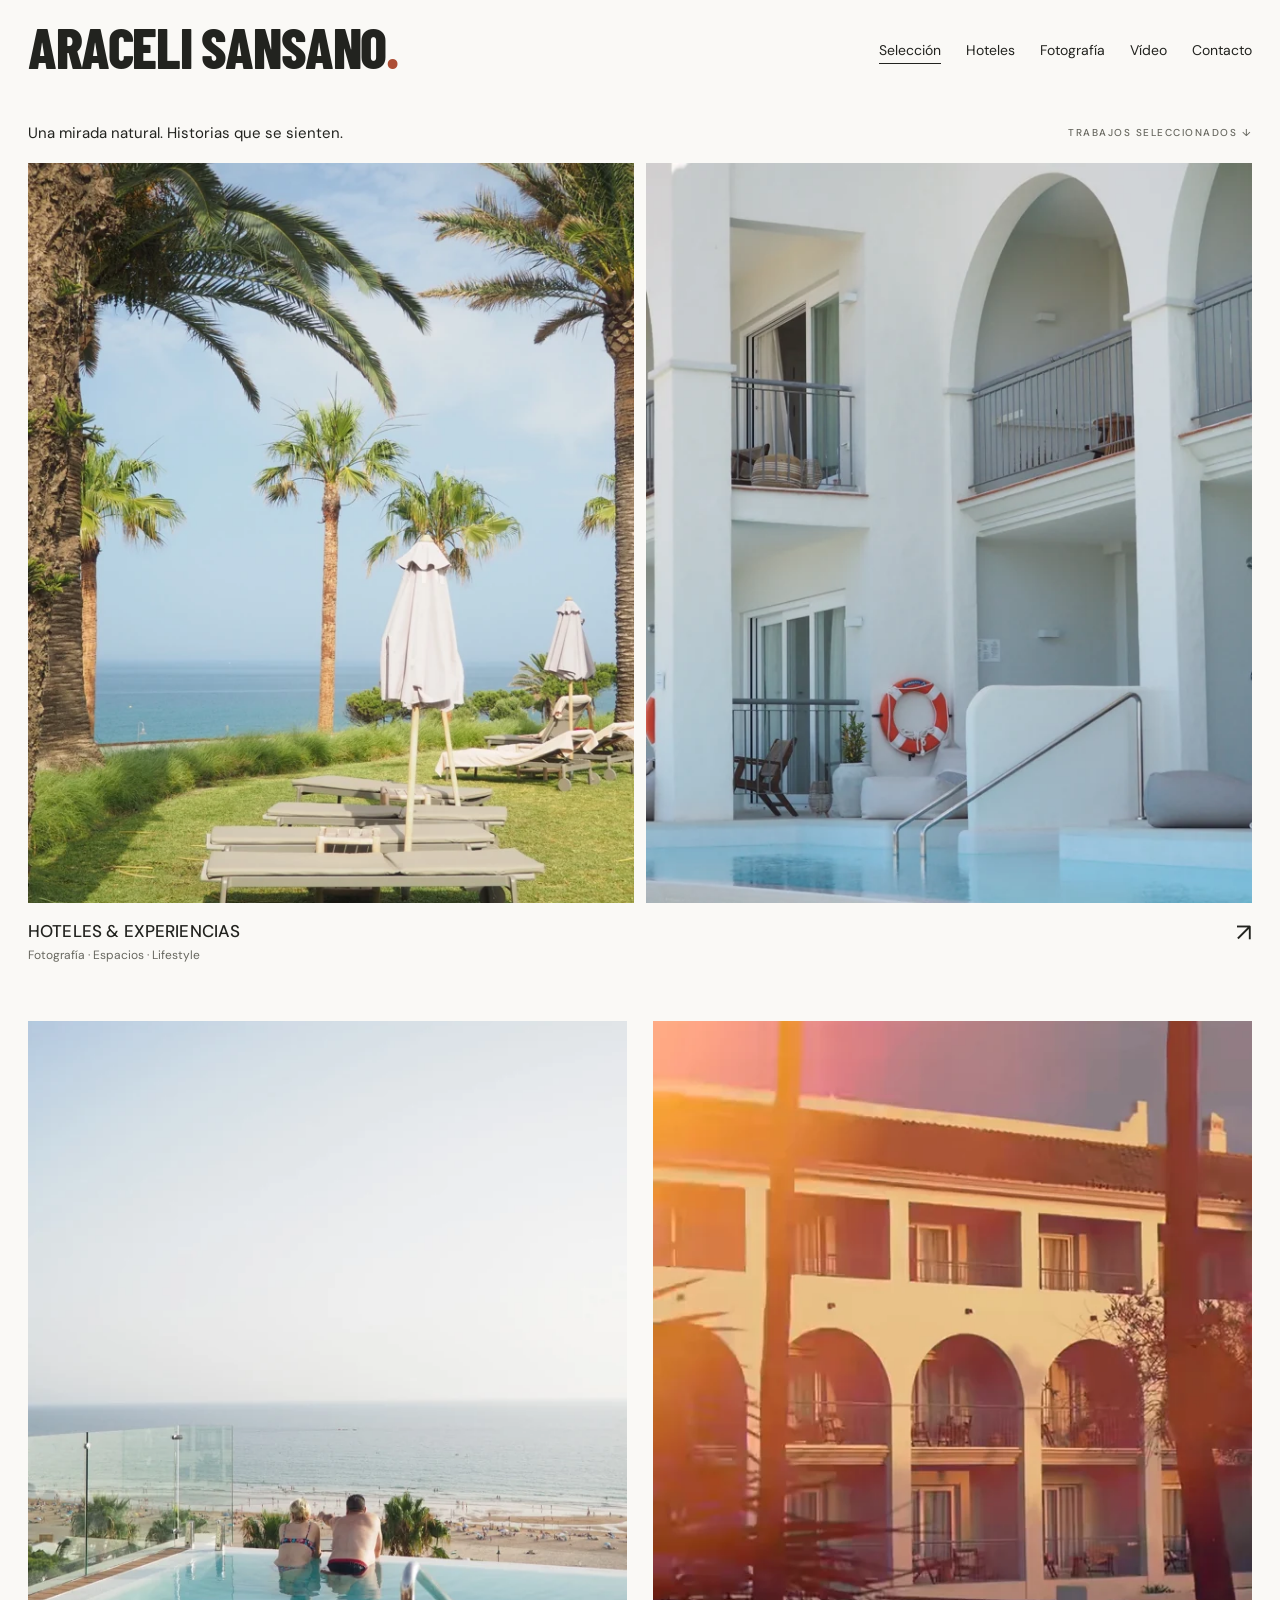
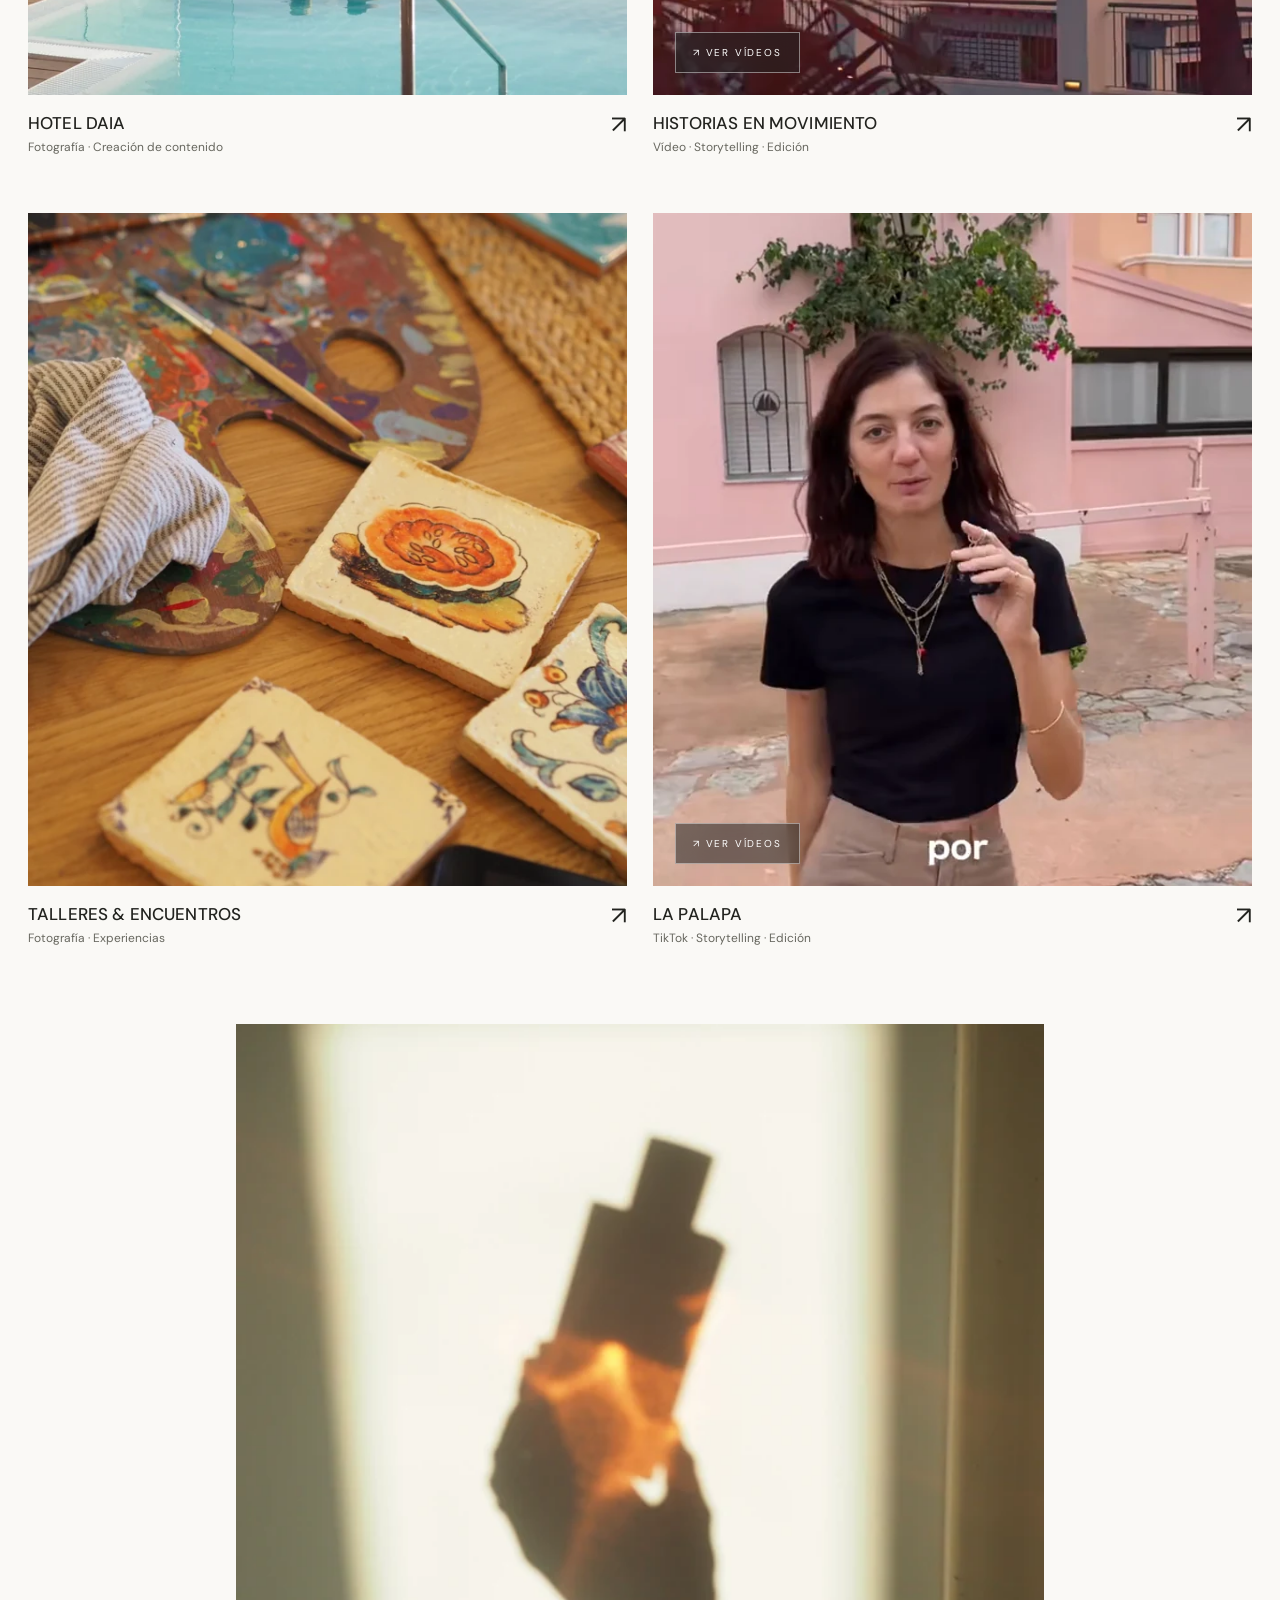
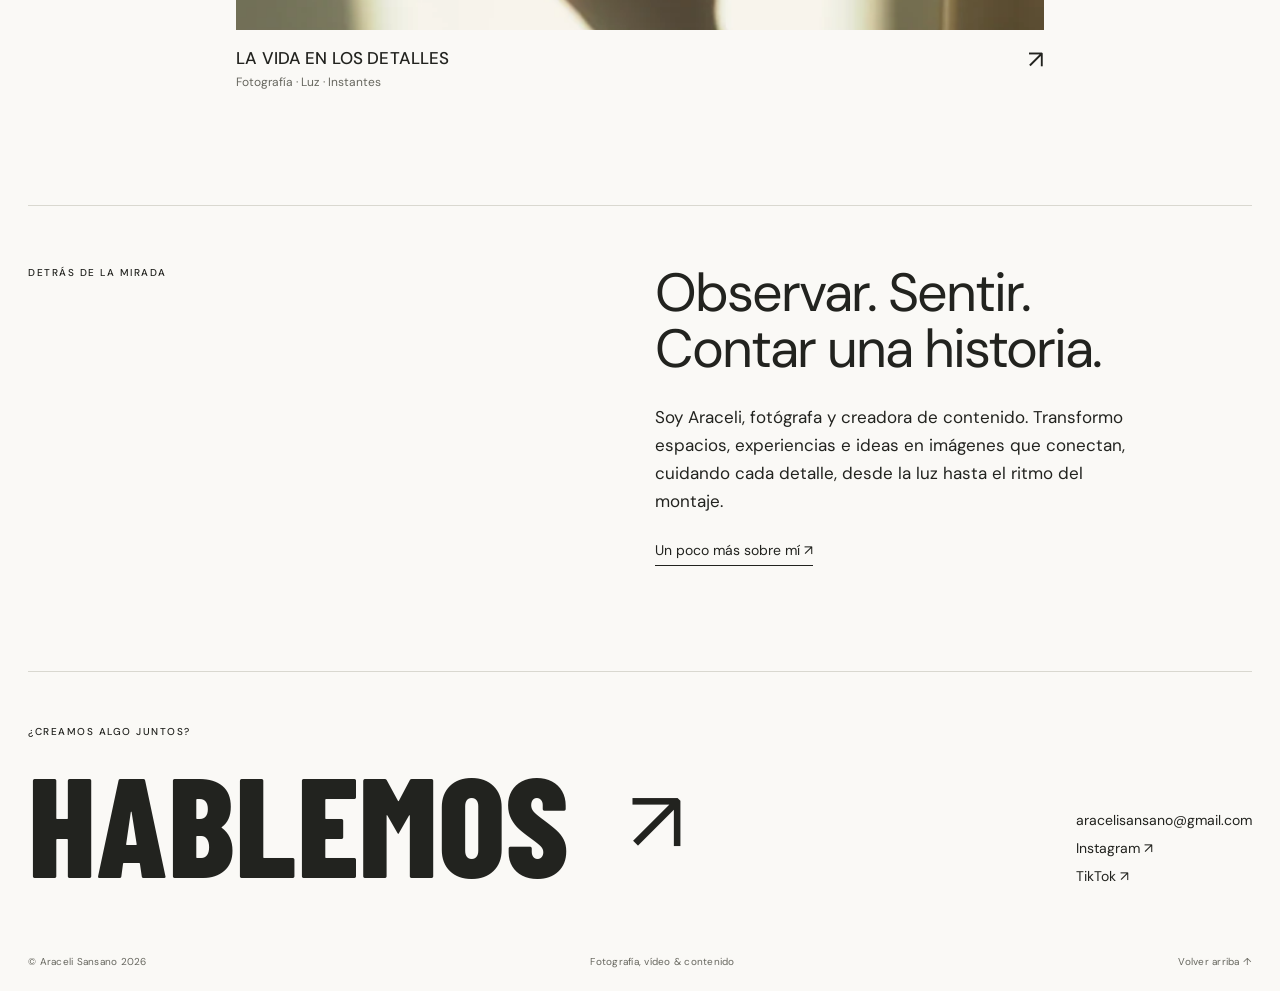
<file: site/index.html>
<!doctype html>
<html lang="es"><head><meta charset="utf-8"><meta name="viewport" content="width=device-width, initial-scale=1">
<title>Fotografía, vídeo &amp; contenido — Araceli Sansano</title><meta name="description" content="Portfolio de Araceli Sansano. Fotografía y creación de contenido para hoteles, marcas y experiencias.">
<meta name="theme-color" content="#faf9f6"><meta property="og:title" content="Fotografía, vídeo &amp; contenido — Araceli Sansano">
<meta property="og:description" content="Portfolio de Araceli Sansano. Fotografía y creación de contenido para hoteles, marcas y experiencias."><meta property="og:type" content="website">
<meta property="og:image" content="https://jmf3192.github.io/seliweb/assets/images/MAGwtpu_GCA-1280.webp">
<link rel="icon" href="assets/favicon.svg" type="image/svg+xml">
<link rel="preload" href="assets/fonts/barlow-condensed-800.ttf" as="font" type="font/ttf" crossorigin>
<link rel="stylesheet" href="assets/style.css"><script src="assets/main.js" defer></script></head>
<body class=""><a class="skip" href="#contenido">Saltar al contenido</a>
<header class="header"><a class="wordmark" href="index.html" aria-label="Araceli Sansano, inicio">ARACELI SANSANO<span class="brand-dot">.</span></a>
<nav aria-label="Navegación principal"><a href="index.html" aria-current="page">Selección</a><a href="hoteles.html" >Hoteles</a><a href="fotografia.html" >Fotografía</a><a href="video.html" >Vídeo</a><a href="contacto.html" >Contacto</a></nav></header>
<main id="contenido"><section aria-labelledby="selection-title"><div class="section-kicker"><h1 id="selection-title">Una mirada natural. Historias que se sienten.</h1><span>TRABAJOS SELECCIONADOS ↓</span></div><div class="project-grid"><article class="project-card featured"><a class="project-link" href="proyectos/hoteles-y-experiencias.html"><div class="project-visual paired"><img class="" src="assets/images/MAGwtpu_GCA-1280.webp"
      srcset="assets/images/MAGwtpu_GCA-640.webp 640w, assets/images/MAGwtpu_GCA-1280.webp 1280w, assets/images/MAGwtpu_GCA-1920.webp 1800w"
      sizes="(max-width: 700px) 100vw, 50vw" width="1800" height="2400"
      alt="Hoteles &amp; experiencias" loading="eager" fetchpriority="high" decoding="async"><img class="" src="assets/images/MAGwtrkwh74-1280.webp"
      srcset="assets/images/MAGwtrkwh74-640.webp 640w, assets/images/MAGwtrkwh74-1280.webp 1280w, assets/images/MAGwtrkwh74-1920.webp 1800w"
      sizes="(max-width: 700px) 100vw, 50vw" width="1800" height="2400"
      alt="Arquitectura y luz junto a la piscina" loading="eager" fetchpriority="high" decoding="async"></div>
<div class="project-caption"><div><h2>Hoteles &amp; experiencias</h2><p>Fotografía · Espacios · Lifestyle</p></div><span class="project-arrow" aria-hidden="true">↗</span></div></a></article><article class="project-card "><a class="project-link" href="proyectos/hotel-daia.html"><div class="project-visual "><img class="" src="assets/images/MAG6eCIPH2o-1280.webp"
      srcset="assets/images/MAG6eCIPH2o-640.webp 640w, assets/images/MAG6eCIPH2o-1280.webp 1280w, assets/images/MAG6eCIPH2o-1920.webp 1800w"
      sizes="(max-width: 700px) 100vw, 50vw" width="1800" height="2400"
      alt="Hotel Daia" loading="lazy"  decoding="async"></div>
<div class="project-caption"><div><h2>Hotel Daia</h2><p>Fotografía · Creación de contenido</p></div><span class="project-arrow" aria-hidden="true">↗</span></div></a></article><article class="project-card "><a class="project-link" href="proyectos/historias-en-movimiento.html"><div class="project-visual "><img src="assets/images/VAGpJBWB3XA-poster.webp" width="576" height="1024" alt="Historias en movimiento" loading="lazy" decoding="async"><span class="play-badge" aria-hidden="true">↗ VER VÍDEOS</span></div>
<div class="project-caption"><div><h2>Historias en movimiento</h2><p>Vídeo · Storytelling · Edición</p></div><span class="project-arrow" aria-hidden="true">↗</span></div></a></article><article class="project-card "><a class="project-link" href="proyectos/talleres-y-encuentros.html"><div class="project-visual "><img class="" src="assets/images/MAHJ2GgyURk-1280.webp"
      srcset="assets/images/MAHJ2GgyURk-640.webp 640w, assets/images/MAHJ2GgyURk-1280.webp 1280w, assets/images/MAHJ2GgyURk-1920.webp 1800w"
      sizes="(max-width: 700px) 100vw, 50vw" width="1800" height="2400"
      alt="Talleres &amp; encuentros" loading="lazy"  decoding="async"></div>
<div class="project-caption"><div><h2>Talleres &amp; encuentros</h2><p>Fotografía · Experiencias</p></div><span class="project-arrow" aria-hidden="true">↗</span></div></a></article><article class="project-card "><a class="project-link" href="proyectos/la-palapa.html"><div class="project-visual "><img src="assets/images/VAG6exc3aSY-poster.webp" width="576" height="1024" alt="La Palapa" loading="lazy" decoding="async"><span class="play-badge" aria-hidden="true">↗ VER VÍDEOS</span></div>
<div class="project-caption"><div><h2>La Palapa</h2><p>TikTok · Storytelling · Edición</p></div><span class="project-arrow" aria-hidden="true">↗</span></div></a></article><article class="project-card "><a class="project-link" href="proyectos/vida-en-los-detalles.html"><div class="project-visual "><img class="" src="assets/images/MAG5OCy0MyI-1280.webp"
      srcset="assets/images/MAG5OCy0MyI-640.webp 640w, assets/images/MAG5OCy0MyI-1280.webp 1280w, assets/images/MAG5OCy0MyI-1920.webp 1800w"
      sizes="(max-width: 700px) 100vw, 50vw" width="1800" height="2400"
      alt="La vida en los detalles" loading="lazy"  decoding="async"></div>
<div class="project-caption"><div><h2>La vida en los detalles</h2><p>Fotografía · Luz · Instantes</p></div><span class="project-arrow" aria-hidden="true">↗</span></div></a></article></div></section><section class="about-preview"><span class="eyebrow">DETRÁS DE LA MIRADA</span><div><h2>Observar. Sentir.<br>Contar una historia.</h2><p>Soy Araceli, fotógrafa y creadora de contenido. Transformo espacios, experiencias e ideas en imágenes que conectan, cuidando cada detalle, desde la luz hasta el ritmo del montaje.</p><a class="text-link" href="contacto.html">Un poco más sobre mí ↗</a></div></section></main>
<footer class="footer"><div class="footer-top"><div><span class="eyebrow">¿CREAMOS ALGO JUNTOS?</span><a class="contact-cta" href="mailto:aracelisansano@gmail.com">Hablemos<span aria-hidden="true">↗</span></a></div>
<div class="footer-links"><a href="mailto:aracelisansano@gmail.com">aracelisansano@gmail.com</a><a href="https://www.instagram.com/aracelisansano/" target="_blank" rel="noopener noreferrer">Instagram ↗</a><a href="https://www.tiktok.com/@aracelisansano" target="_blank" rel="noopener noreferrer">TikTok ↗</a></div></div>
<div class="footer-bottom"><span>© Araceli Sansano <span data-year>2026</span></span><span>Fotografía, vídeo & contenido</span><a href="#">Volver arriba ↑</a></div></footer>
<dialog class="lightbox" aria-label="Visor de fotografías"><div class="lightbox-bar"><span class="lightbox-count" aria-live="polite"></span><button class="lightbox-close" type="button" aria-label="Cerrar visor">Cerrar ×</button></div><div class="lightbox-stage"><button class="lightbox-prev" type="button" aria-label="Fotografía anterior">←</button><img class="lightbox-image" alt=""><button class="lightbox-next" type="button" aria-label="Fotografía siguiente">→</button></div><p class="lightbox-caption"></p></dialog>
</body></html>
</file>
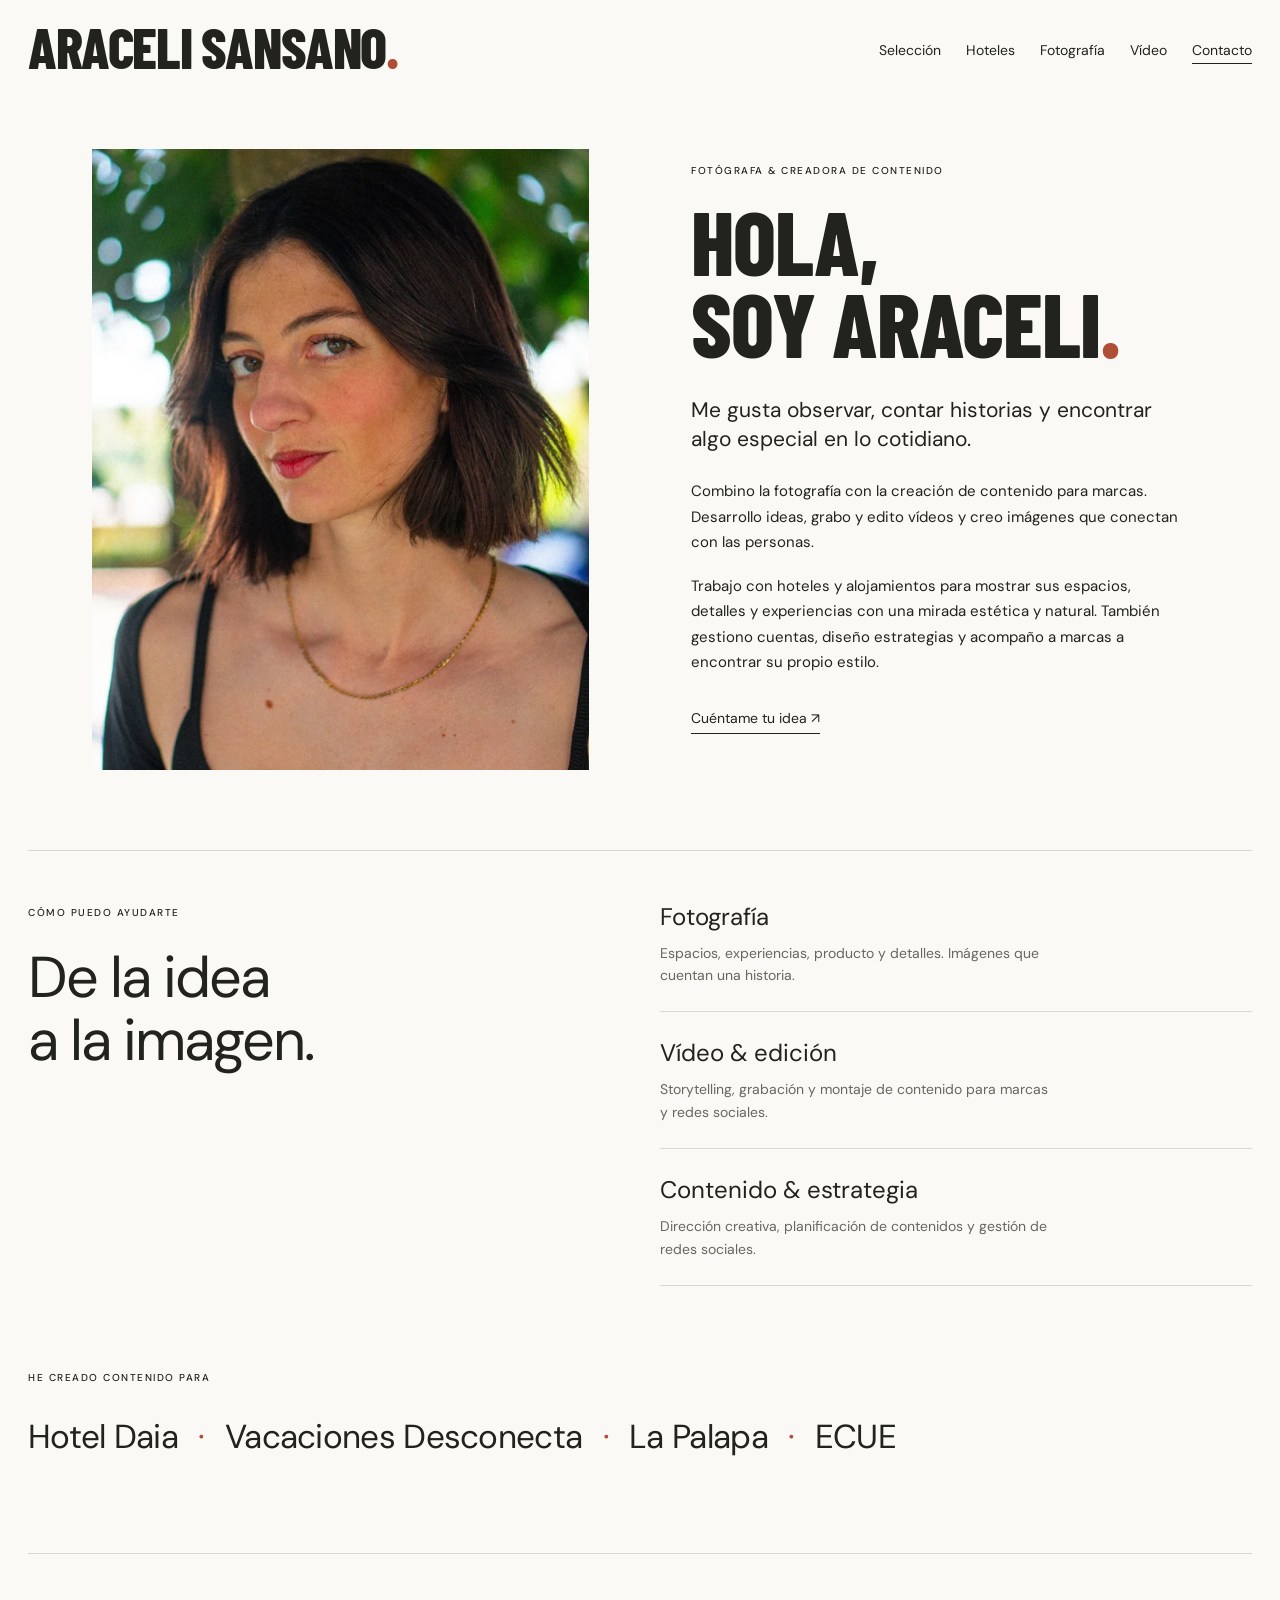
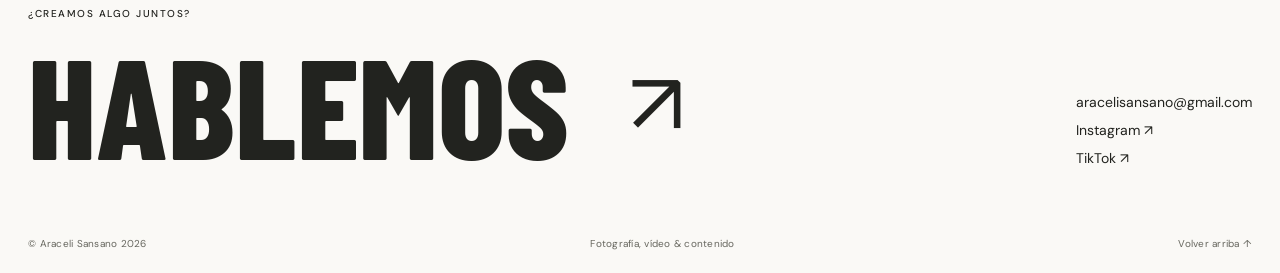
<file: site/contacto.html>
<!doctype html>
<html lang="es"><head><meta charset="utf-8"><meta name="viewport" content="width=device-width, initial-scale=1">
<title>Sobre mí &amp; contacto — Araceli Sansano</title><meta name="description" content="Conoce a Araceli Sansano, fotógrafa y creadora de contenido. Hablemos de tu próximo proyecto.">
<meta name="theme-color" content="#faf9f6"><meta property="og:title" content="Sobre mí &amp; contacto — Araceli Sansano">
<meta property="og:description" content="Conoce a Araceli Sansano, fotógrafa y creadora de contenido. Hablemos de tu próximo proyecto."><meta property="og:type" content="website">
<meta property="og:image" content="https://jmf3192.github.io/seliweb/assets/images/MAGwtpu_GCA-1280.webp">
<link rel="icon" href="assets/favicon.svg" type="image/svg+xml">
<link rel="preload" href="assets/fonts/barlow-condensed-800.ttf" as="font" type="font/ttf" crossorigin>
<link rel="stylesheet" href="assets/style.css"><script src="assets/main.js" defer></script></head>
<body class=""><a class="skip" href="#contenido">Saltar al contenido</a>
<header class="header"><a class="wordmark" href="index.html" aria-label="Araceli Sansano, inicio">ARACELI SANSANO<span class="brand-dot">.</span></a>
<nav aria-label="Navegación principal"><a href="index.html" >Selección</a><a href="hoteles.html" >Hoteles</a><a href="fotografia.html" >Fotografía</a><a href="video.html" >Vídeo</a><a href="contacto.html" aria-current="page">Contacto</a></nav></header>
<main id="contenido"><section class="about-page"><div class="portrait"><img class="" src="assets/images/MAG5357HWW8-1280.webp"
      srcset="assets/images/MAG5357HWW8-640.webp 640w, assets/images/MAG5357HWW8-1280.webp 1280w, assets/images/MAG5357HWW8-1920.webp 1596w"
      sizes="(max-width: 700px) 100vw, 50vw" width="1596" height="2400"
      alt="Araceli Sansano" loading="eager" fetchpriority="high" decoding="async"></div><div class="about-copy"><span class="eyebrow">FOTÓGRAFA & CREADORA DE CONTENIDO</span><h1>Hola,<br>soy Araceli<span class="brand-dot">.</span></h1><p class="lead">Me gusta observar, contar historias y encontrar algo especial en lo cotidiano.</p><p>Combino la fotografía con la creación de contenido para marcas. Desarrollo ideas, grabo y edito vídeos y creo imágenes que conectan con las personas.</p><p>Trabajo con hoteles y alojamientos para mostrar sus espacios, detalles y experiencias con una mirada estética y natural. También gestiono cuentas, diseño estrategias y acompaño a marcas a encontrar su propio estilo.</p><a class="text-link" href="mailto:aracelisansano@gmail.com">Cuéntame tu idea ↗</a></div></section>
<section class="services"><div><span class="eyebrow">CÓMO PUEDO AYUDARTE</span><h2>De la idea<br>a la imagen.</h2></div><div class="service-list"><div><h3>Fotografía</h3><p>Espacios, experiencias, producto y detalles. Imágenes que cuentan una historia.</p></div><div><h3>Vídeo & edición</h3><p>Storytelling, grabación y montaje de contenido para marcas y redes sociales.</p></div><div><h3>Contenido & estrategia</h3><p>Dirección creativa, planificación de contenidos y gestión de redes sociales.</p></div></div></section>
<section class="experience"><span class="eyebrow">HE CREADO CONTENIDO PARA</span><p>Hotel Daia <span>·</span> Vacaciones Desconecta <span>·</span> La Palapa <span>·</span> ECUE</p></section></main>
<footer class="footer"><div class="footer-top"><div><span class="eyebrow">¿CREAMOS ALGO JUNTOS?</span><a class="contact-cta" href="mailto:aracelisansano@gmail.com">Hablemos<span aria-hidden="true">↗</span></a></div>
<div class="footer-links"><a href="mailto:aracelisansano@gmail.com">aracelisansano@gmail.com</a><a href="https://www.instagram.com/aracelisansano/" target="_blank" rel="noopener noreferrer">Instagram ↗</a><a href="https://www.tiktok.com/@aracelisansano" target="_blank" rel="noopener noreferrer">TikTok ↗</a></div></div>
<div class="footer-bottom"><span>© Araceli Sansano <span data-year>2026</span></span><span>Fotografía, vídeo & contenido</span><a href="#">Volver arriba ↑</a></div></footer>
<dialog class="lightbox" aria-label="Visor de fotografías"><div class="lightbox-bar"><span class="lightbox-count" aria-live="polite"></span><button class="lightbox-close" type="button" aria-label="Cerrar visor">Cerrar ×</button></div><div class="lightbox-stage"><button class="lightbox-prev" type="button" aria-label="Fotografía anterior">←</button><img class="lightbox-image" alt=""><button class="lightbox-next" type="button" aria-label="Fotografía siguiente">→</button></div><p class="lightbox-caption"></p></dialog>
</body></html>
</file>
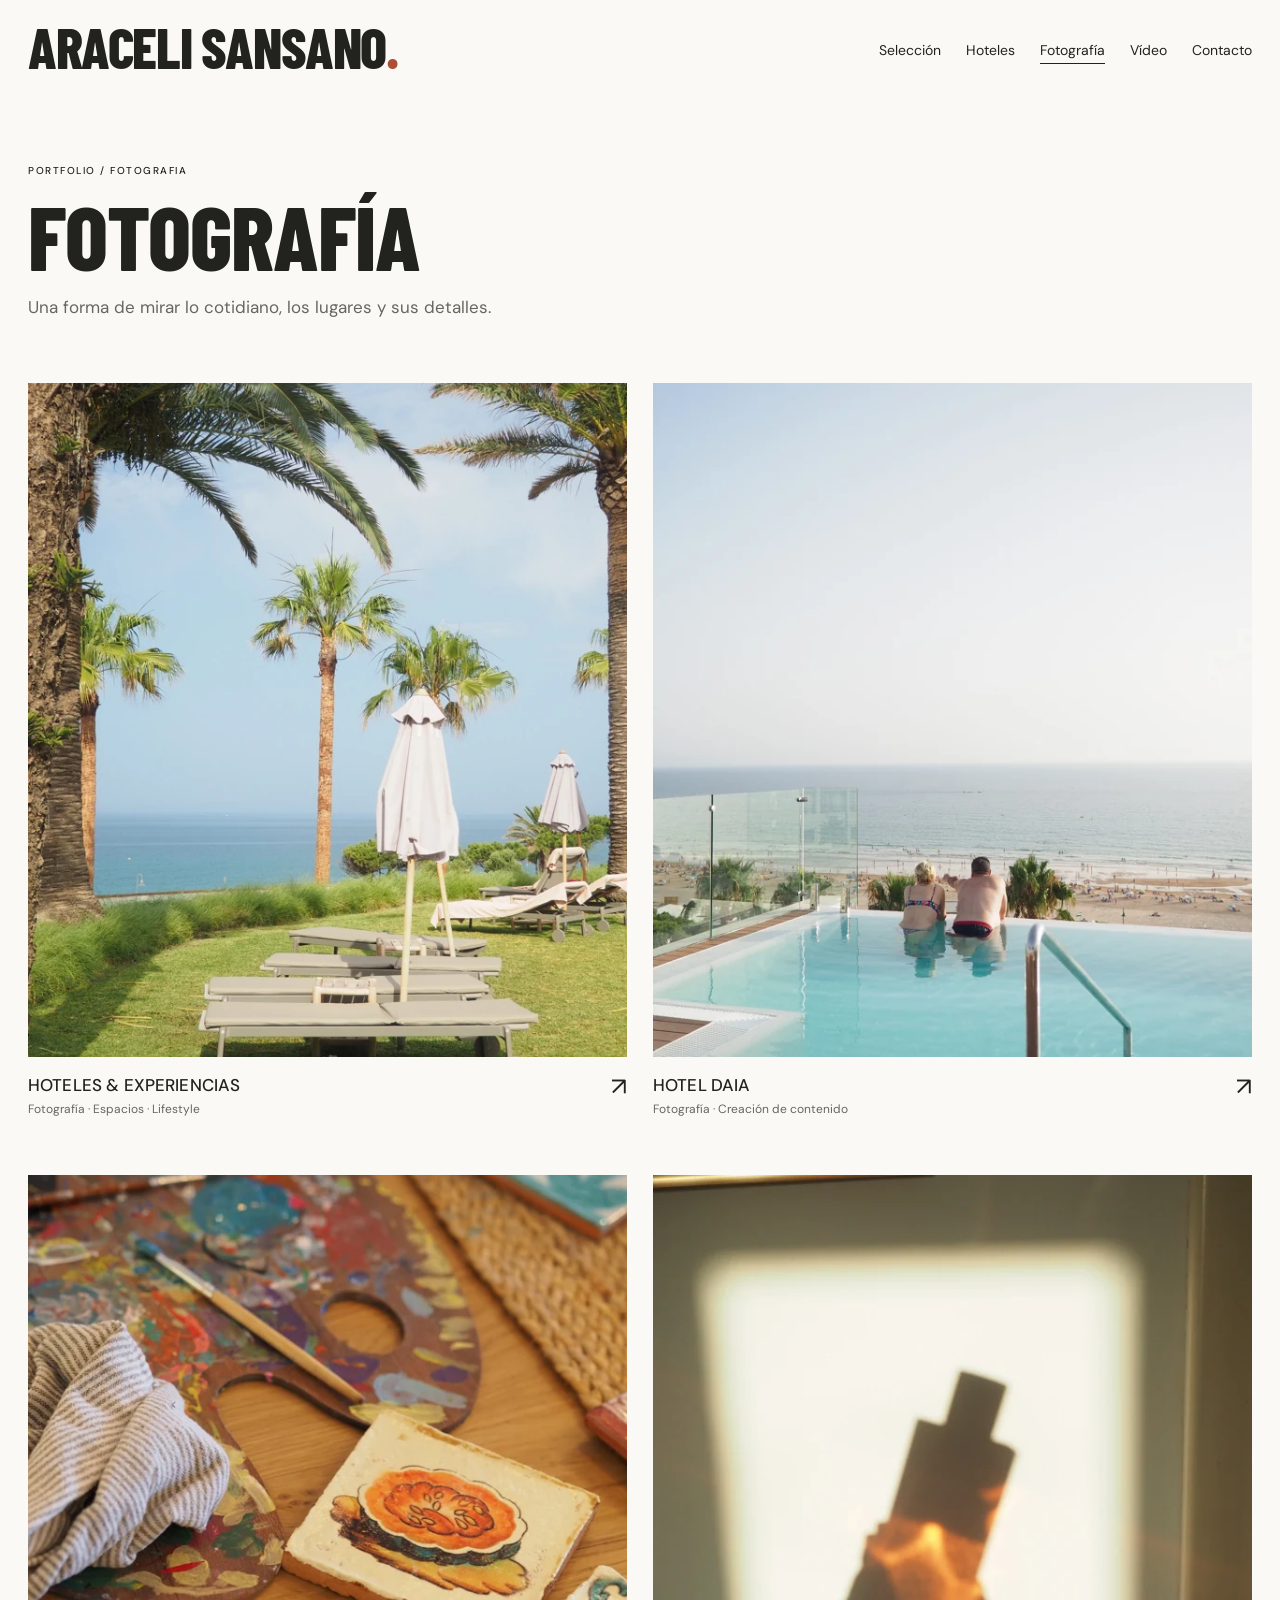
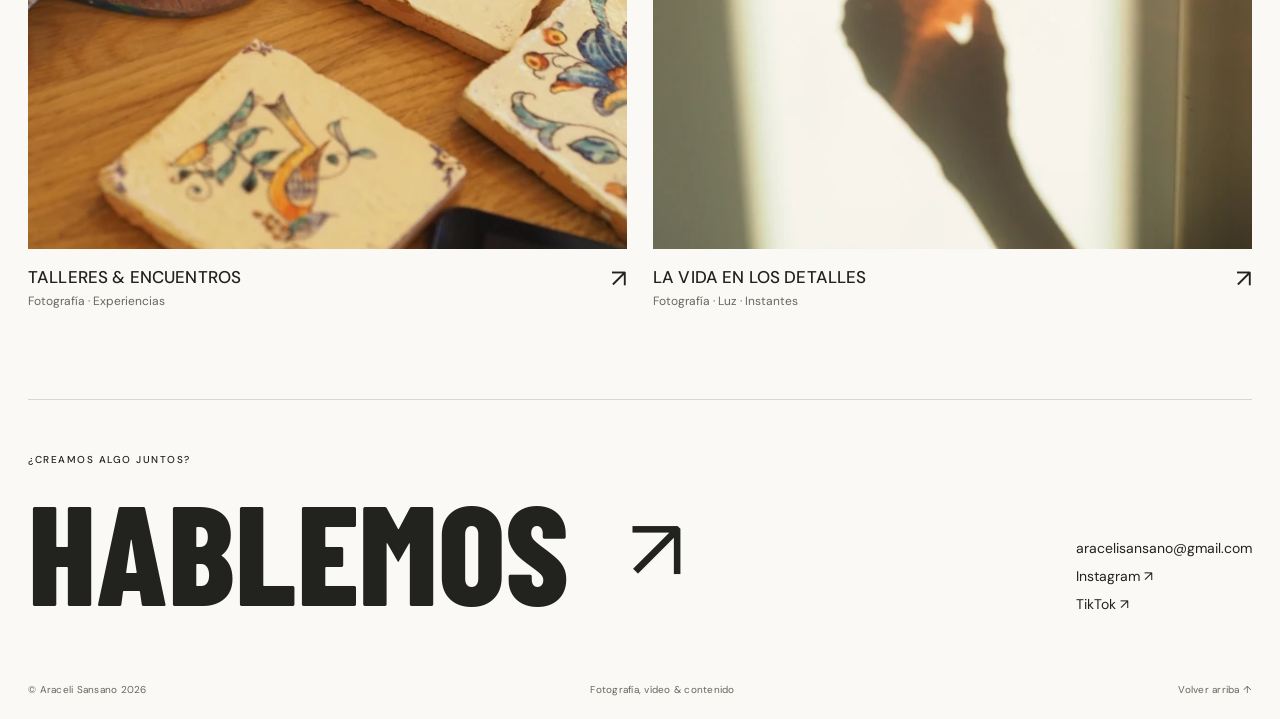
<file: site/fotografia.html>
<!doctype html>
<html lang="es"><head><meta charset="utf-8"><meta name="viewport" content="width=device-width, initial-scale=1">
<title>Fotografía — Araceli Sansano</title><meta name="description" content="Una forma de mirar lo cotidiano, los lugares y sus detalles.">
<meta name="theme-color" content="#faf9f6"><meta property="og:title" content="Fotografía — Araceli Sansano">
<meta property="og:description" content="Una forma de mirar lo cotidiano, los lugares y sus detalles."><meta property="og:type" content="website">
<meta property="og:image" content="https://jmf3192.github.io/seliweb/assets/images/MAGwtpu_GCA-1280.webp">
<link rel="icon" href="assets/favicon.svg" type="image/svg+xml">
<link rel="preload" href="assets/fonts/barlow-condensed-800.ttf" as="font" type="font/ttf" crossorigin>
<link rel="stylesheet" href="assets/style.css"><script src="assets/main.js" defer></script></head>
<body class=""><a class="skip" href="#contenido">Saltar al contenido</a>
<header class="header"><a class="wordmark" href="index.html" aria-label="Araceli Sansano, inicio">ARACELI SANSANO<span class="brand-dot">.</span></a>
<nav aria-label="Navegación principal"><a href="index.html" >Selección</a><a href="hoteles.html" >Hoteles</a><a href="fotografia.html" aria-current="page">Fotografía</a><a href="video.html" >Vídeo</a><a href="contacto.html" >Contacto</a></nav></header>
<main id="contenido"><section><div class="category-heading"><span class="eyebrow">PORTFOLIO / FOTOGRAFIA</span><h1>Fotografía</h1><p>Una forma de mirar lo cotidiano, los lugares y sus detalles.</p></div><div class="project-grid"><article class="project-card "><a class="project-link" href="proyectos/hoteles-y-experiencias.html"><div class="project-visual "><img class="" src="assets/images/MAGwtpu_GCA-1280.webp"
      srcset="assets/images/MAGwtpu_GCA-640.webp 640w, assets/images/MAGwtpu_GCA-1280.webp 1280w, assets/images/MAGwtpu_GCA-1920.webp 1800w"
      sizes="(max-width: 700px) 100vw, 50vw" width="1800" height="2400"
      alt="Hoteles &amp; experiencias" loading="lazy"  decoding="async"></div>
<div class="project-caption"><div><h2>Hoteles &amp; experiencias</h2><p>Fotografía · Espacios · Lifestyle</p></div><span class="project-arrow" aria-hidden="true">↗</span></div></a></article><article class="project-card "><a class="project-link" href="proyectos/hotel-daia.html"><div class="project-visual "><img class="" src="assets/images/MAG6eCIPH2o-1280.webp"
      srcset="assets/images/MAG6eCIPH2o-640.webp 640w, assets/images/MAG6eCIPH2o-1280.webp 1280w, assets/images/MAG6eCIPH2o-1920.webp 1800w"
      sizes="(max-width: 700px) 100vw, 50vw" width="1800" height="2400"
      alt="Hotel Daia" loading="lazy"  decoding="async"></div>
<div class="project-caption"><div><h2>Hotel Daia</h2><p>Fotografía · Creación de contenido</p></div><span class="project-arrow" aria-hidden="true">↗</span></div></a></article><article class="project-card "><a class="project-link" href="proyectos/talleres-y-encuentros.html"><div class="project-visual "><img class="" src="assets/images/MAHJ2GgyURk-1280.webp"
      srcset="assets/images/MAHJ2GgyURk-640.webp 640w, assets/images/MAHJ2GgyURk-1280.webp 1280w, assets/images/MAHJ2GgyURk-1920.webp 1800w"
      sizes="(max-width: 700px) 100vw, 50vw" width="1800" height="2400"
      alt="Talleres &amp; encuentros" loading="lazy"  decoding="async"></div>
<div class="project-caption"><div><h2>Talleres &amp; encuentros</h2><p>Fotografía · Experiencias</p></div><span class="project-arrow" aria-hidden="true">↗</span></div></a></article><article class="project-card "><a class="project-link" href="proyectos/vida-en-los-detalles.html"><div class="project-visual "><img class="" src="assets/images/MAG5OCy0MyI-1280.webp"
      srcset="assets/images/MAG5OCy0MyI-640.webp 640w, assets/images/MAG5OCy0MyI-1280.webp 1280w, assets/images/MAG5OCy0MyI-1920.webp 1800w"
      sizes="(max-width: 700px) 100vw, 50vw" width="1800" height="2400"
      alt="La vida en los detalles" loading="lazy"  decoding="async"></div>
<div class="project-caption"><div><h2>La vida en los detalles</h2><p>Fotografía · Luz · Instantes</p></div><span class="project-arrow" aria-hidden="true">↗</span></div></a></article></div></section></main>
<footer class="footer"><div class="footer-top"><div><span class="eyebrow">¿CREAMOS ALGO JUNTOS?</span><a class="contact-cta" href="mailto:aracelisansano@gmail.com">Hablemos<span aria-hidden="true">↗</span></a></div>
<div class="footer-links"><a href="mailto:aracelisansano@gmail.com">aracelisansano@gmail.com</a><a href="https://www.instagram.com/aracelisansano/" target="_blank" rel="noopener noreferrer">Instagram ↗</a><a href="https://www.tiktok.com/@aracelisansano" target="_blank" rel="noopener noreferrer">TikTok ↗</a></div></div>
<div class="footer-bottom"><span>© Araceli Sansano <span data-year>2026</span></span><span>Fotografía, vídeo & contenido</span><a href="#">Volver arriba ↑</a></div></footer>
<dialog class="lightbox" aria-label="Visor de fotografías"><div class="lightbox-bar"><span class="lightbox-count" aria-live="polite"></span><button class="lightbox-close" type="button" aria-label="Cerrar visor">Cerrar ×</button></div><div class="lightbox-stage"><button class="lightbox-prev" type="button" aria-label="Fotografía anterior">←</button><img class="lightbox-image" alt=""><button class="lightbox-next" type="button" aria-label="Fotografía siguiente">→</button></div><p class="lightbox-caption"></p></dialog>
</body></html>
</file>
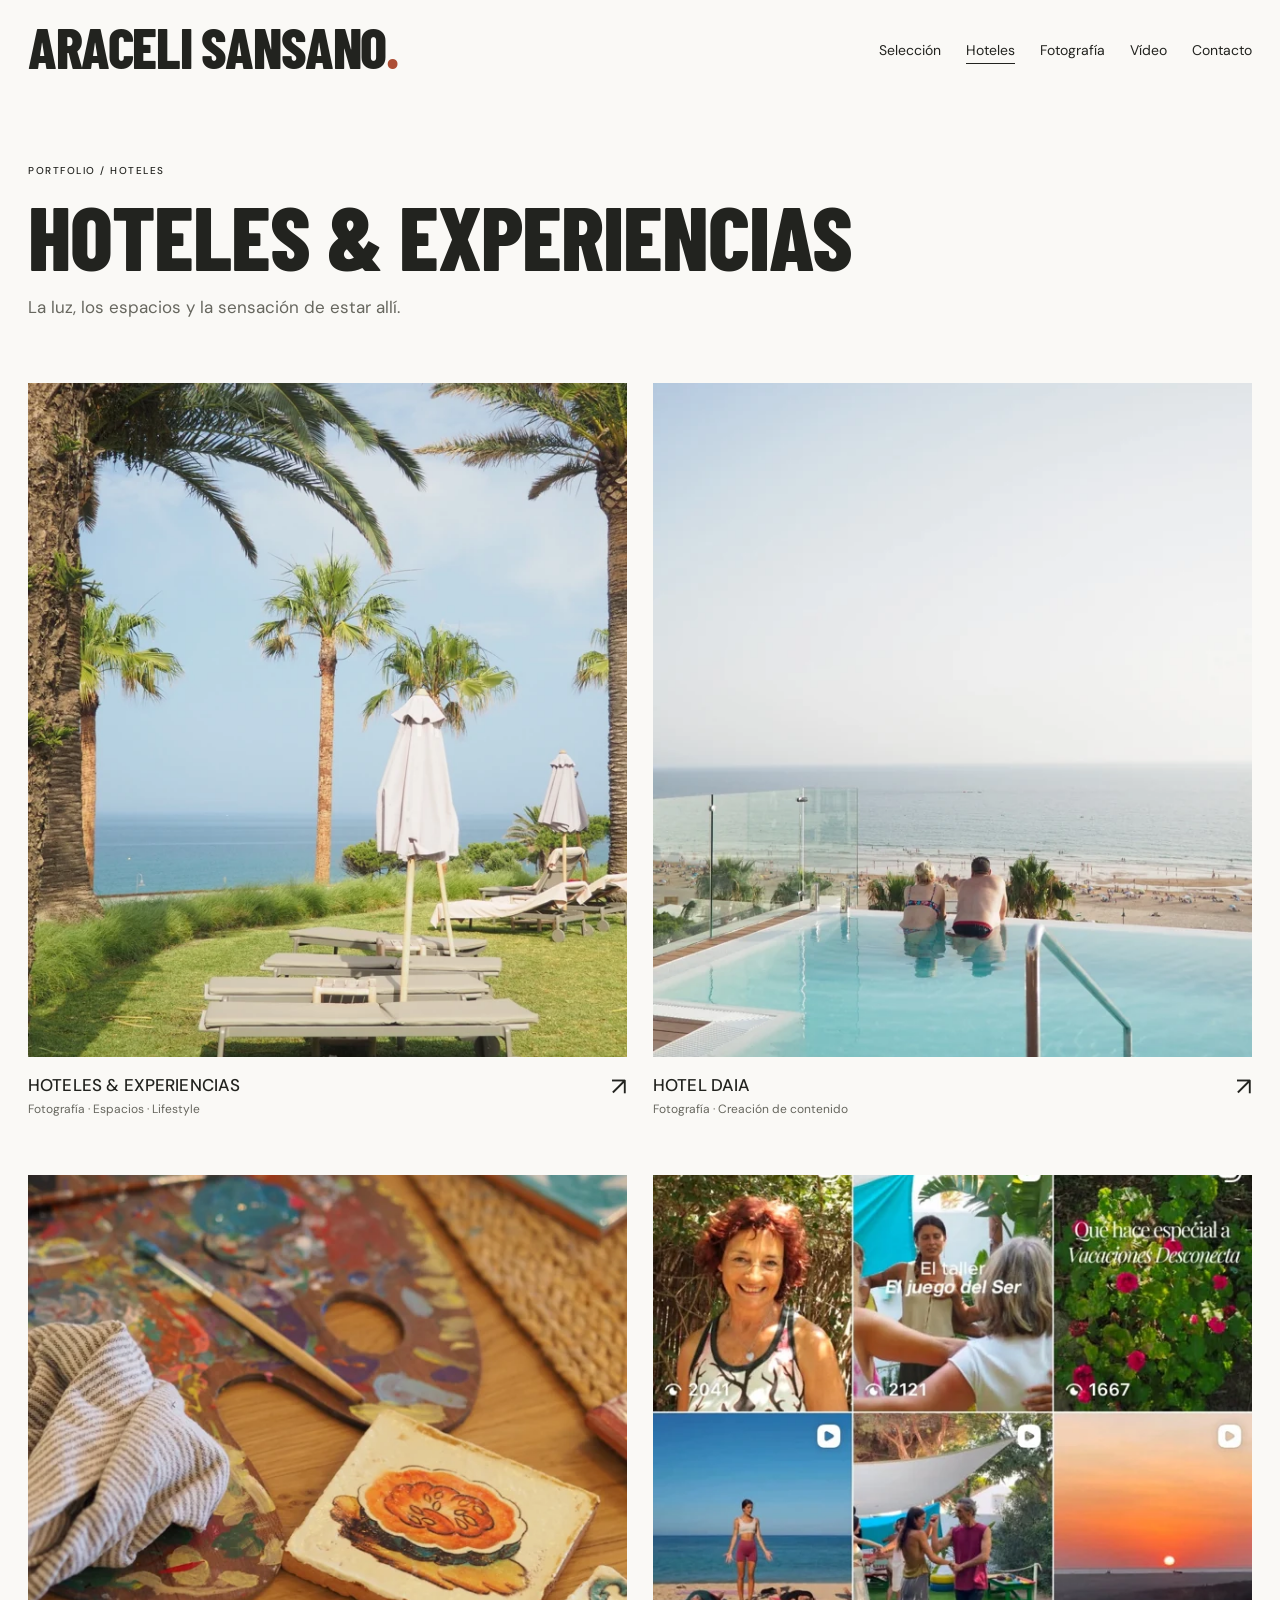
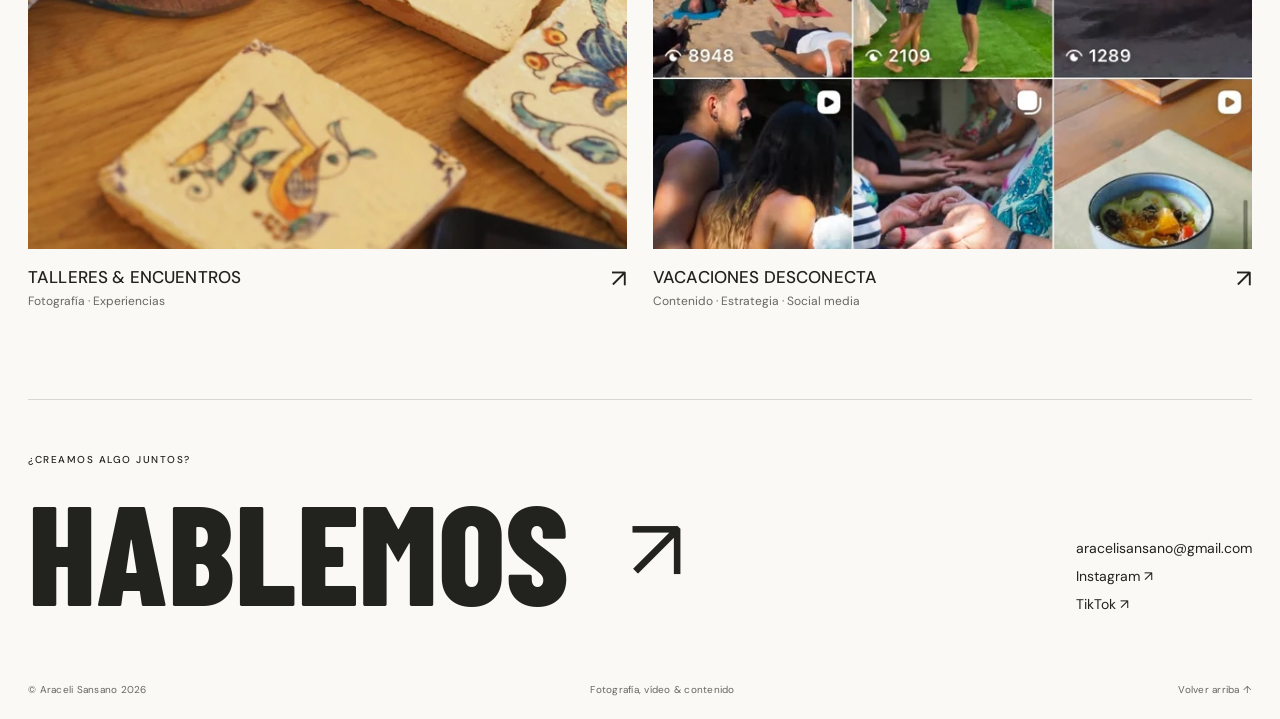
<file: site/hoteles.html>
<!doctype html>
<html lang="es"><head><meta charset="utf-8"><meta name="viewport" content="width=device-width, initial-scale=1">
<title>Hoteles &amp; experiencias — Araceli Sansano</title><meta name="description" content="La luz, los espacios y la sensación de estar allí.">
<meta name="theme-color" content="#faf9f6"><meta property="og:title" content="Hoteles &amp; experiencias — Araceli Sansano">
<meta property="og:description" content="La luz, los espacios y la sensación de estar allí."><meta property="og:type" content="website">
<meta property="og:image" content="https://jmf3192.github.io/seliweb/assets/images/MAGwtpu_GCA-1280.webp">
<link rel="icon" href="assets/favicon.svg" type="image/svg+xml">
<link rel="preload" href="assets/fonts/barlow-condensed-800.ttf" as="font" type="font/ttf" crossorigin>
<link rel="stylesheet" href="assets/style.css"><script src="assets/main.js" defer></script></head>
<body class=""><a class="skip" href="#contenido">Saltar al contenido</a>
<header class="header"><a class="wordmark" href="index.html" aria-label="Araceli Sansano, inicio">ARACELI SANSANO<span class="brand-dot">.</span></a>
<nav aria-label="Navegación principal"><a href="index.html" >Selección</a><a href="hoteles.html" aria-current="page">Hoteles</a><a href="fotografia.html" >Fotografía</a><a href="video.html" >Vídeo</a><a href="contacto.html" >Contacto</a></nav></header>
<main id="contenido"><section><div class="category-heading"><span class="eyebrow">PORTFOLIO / HOTELES</span><h1>Hoteles & experiencias</h1><p>La luz, los espacios y la sensación de estar allí.</p></div><div class="project-grid"><article class="project-card "><a class="project-link" href="proyectos/hoteles-y-experiencias.html"><div class="project-visual "><img class="" src="assets/images/MAGwtpu_GCA-1280.webp"
      srcset="assets/images/MAGwtpu_GCA-640.webp 640w, assets/images/MAGwtpu_GCA-1280.webp 1280w, assets/images/MAGwtpu_GCA-1920.webp 1800w"
      sizes="(max-width: 700px) 100vw, 50vw" width="1800" height="2400"
      alt="Hoteles &amp; experiencias" loading="lazy"  decoding="async"></div>
<div class="project-caption"><div><h2>Hoteles &amp; experiencias</h2><p>Fotografía · Espacios · Lifestyle</p></div><span class="project-arrow" aria-hidden="true">↗</span></div></a></article><article class="project-card "><a class="project-link" href="proyectos/hotel-daia.html"><div class="project-visual "><img class="" src="assets/images/MAG6eCIPH2o-1280.webp"
      srcset="assets/images/MAG6eCIPH2o-640.webp 640w, assets/images/MAG6eCIPH2o-1280.webp 1280w, assets/images/MAG6eCIPH2o-1920.webp 1800w"
      sizes="(max-width: 700px) 100vw, 50vw" width="1800" height="2400"
      alt="Hotel Daia" loading="lazy"  decoding="async"></div>
<div class="project-caption"><div><h2>Hotel Daia</h2><p>Fotografía · Creación de contenido</p></div><span class="project-arrow" aria-hidden="true">↗</span></div></a></article><article class="project-card "><a class="project-link" href="proyectos/talleres-y-encuentros.html"><div class="project-visual "><img class="" src="assets/images/MAHJ2GgyURk-1280.webp"
      srcset="assets/images/MAHJ2GgyURk-640.webp 640w, assets/images/MAHJ2GgyURk-1280.webp 1280w, assets/images/MAHJ2GgyURk-1920.webp 1800w"
      sizes="(max-width: 700px) 100vw, 50vw" width="1800" height="2400"
      alt="Talleres &amp; encuentros" loading="lazy"  decoding="async"></div>
<div class="project-caption"><div><h2>Talleres &amp; encuentros</h2><p>Fotografía · Experiencias</p></div><span class="project-arrow" aria-hidden="true">↗</span></div></a></article><article class="project-card "><a class="project-link" href="proyectos/vacaciones-desconecta.html"><div class="project-visual "><img class="" src="assets/images/MAG6efnj5fE-1280.webp"
      srcset="assets/images/MAG6efnj5fE-640.webp 640w, assets/images/MAG6efnj5fE-1280.webp 828w, assets/images/MAG6efnj5fE-1920.webp 828w"
      sizes="(max-width: 700px) 100vw, 50vw" width="828" height="1792"
      alt="Vacaciones Desconecta" loading="lazy"  decoding="async"></div>
<div class="project-caption"><div><h2>Vacaciones Desconecta</h2><p>Contenido · Estrategia · Social media</p></div><span class="project-arrow" aria-hidden="true">↗</span></div></a></article></div></section></main>
<footer class="footer"><div class="footer-top"><div><span class="eyebrow">¿CREAMOS ALGO JUNTOS?</span><a class="contact-cta" href="mailto:aracelisansano@gmail.com">Hablemos<span aria-hidden="true">↗</span></a></div>
<div class="footer-links"><a href="mailto:aracelisansano@gmail.com">aracelisansano@gmail.com</a><a href="https://www.instagram.com/aracelisansano/" target="_blank" rel="noopener noreferrer">Instagram ↗</a><a href="https://www.tiktok.com/@aracelisansano" target="_blank" rel="noopener noreferrer">TikTok ↗</a></div></div>
<div class="footer-bottom"><span>© Araceli Sansano <span data-year>2026</span></span><span>Fotografía, vídeo & contenido</span><a href="#">Volver arriba ↑</a></div></footer>
<dialog class="lightbox" aria-label="Visor de fotografías"><div class="lightbox-bar"><span class="lightbox-count" aria-live="polite"></span><button class="lightbox-close" type="button" aria-label="Cerrar visor">Cerrar ×</button></div><div class="lightbox-stage"><button class="lightbox-prev" type="button" aria-label="Fotografía anterior">←</button><img class="lightbox-image" alt=""><button class="lightbox-next" type="button" aria-label="Fotografía siguiente">→</button></div><p class="lightbox-caption"></p></dialog>
</body></html>
</file>
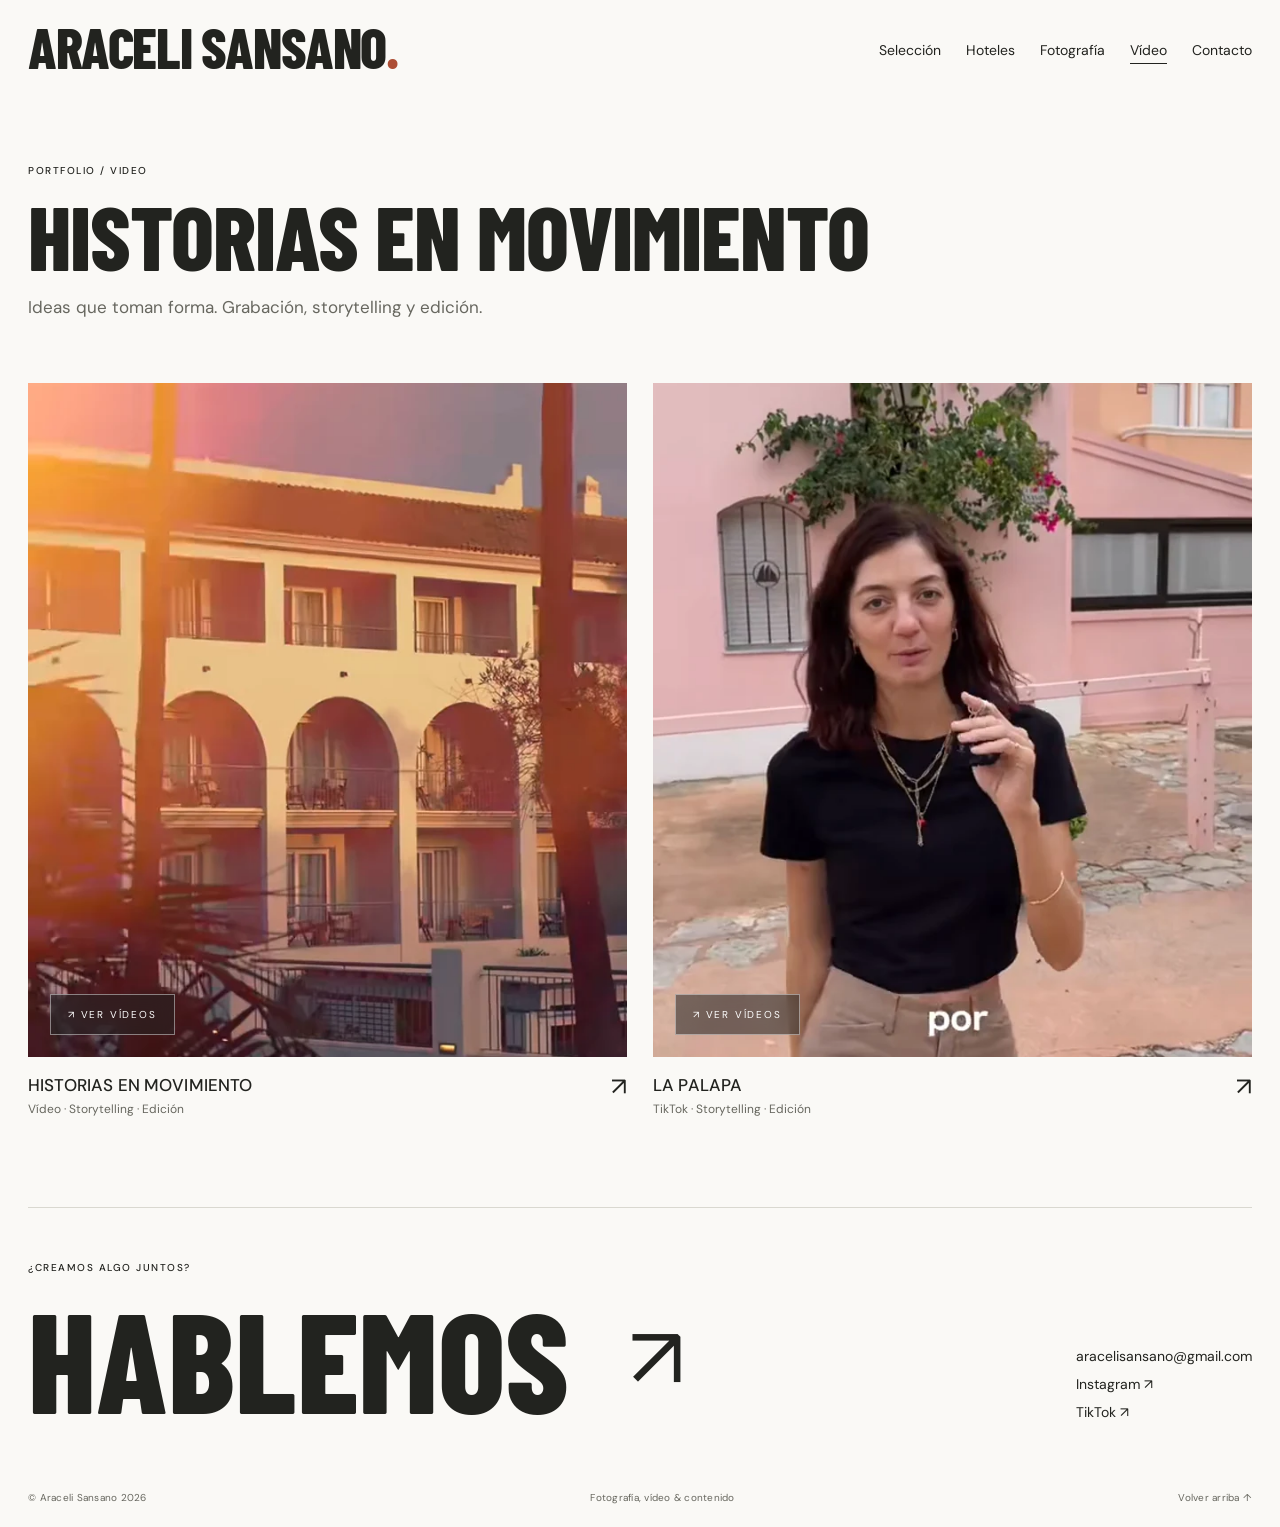
<file: site/video.html>
<!doctype html>
<html lang="es"><head><meta charset="utf-8"><meta name="viewport" content="width=device-width, initial-scale=1">
<title>Historias en movimiento — Araceli Sansano</title><meta name="description" content="Ideas que toman forma. Grabación, storytelling y edición.">
<meta name="theme-color" content="#faf9f6"><meta property="og:title" content="Historias en movimiento — Araceli Sansano">
<meta property="og:description" content="Ideas que toman forma. Grabación, storytelling y edición."><meta property="og:type" content="website">
<meta property="og:image" content="https://jmf3192.github.io/seliweb/assets/images/MAGwtpu_GCA-1280.webp">
<link rel="icon" href="assets/favicon.svg" type="image/svg+xml">
<link rel="preload" href="assets/fonts/barlow-condensed-800.ttf" as="font" type="font/ttf" crossorigin>
<link rel="stylesheet" href="assets/style.css"><script src="assets/main.js" defer></script></head>
<body class=""><a class="skip" href="#contenido">Saltar al contenido</a>
<header class="header"><a class="wordmark" href="index.html" aria-label="Araceli Sansano, inicio">ARACELI SANSANO<span class="brand-dot">.</span></a>
<nav aria-label="Navegación principal"><a href="index.html" >Selección</a><a href="hoteles.html" >Hoteles</a><a href="fotografia.html" >Fotografía</a><a href="video.html" aria-current="page">Vídeo</a><a href="contacto.html" >Contacto</a></nav></header>
<main id="contenido"><section><div class="category-heading"><span class="eyebrow">PORTFOLIO / VIDEO</span><h1>Historias en movimiento</h1><p>Ideas que toman forma. Grabación, storytelling y edición.</p></div><div class="project-grid"><article class="project-card "><a class="project-link" href="proyectos/historias-en-movimiento.html"><div class="project-visual "><img src="assets/images/VAGpJBWB3XA-poster.webp" width="576" height="1024" alt="Historias en movimiento" loading="lazy" decoding="async"><span class="play-badge" aria-hidden="true">↗ VER VÍDEOS</span></div>
<div class="project-caption"><div><h2>Historias en movimiento</h2><p>Vídeo · Storytelling · Edición</p></div><span class="project-arrow" aria-hidden="true">↗</span></div></a></article><article class="project-card "><a class="project-link" href="proyectos/la-palapa.html"><div class="project-visual "><img src="assets/images/VAG6exc3aSY-poster.webp" width="576" height="1024" alt="La Palapa" loading="lazy" decoding="async"><span class="play-badge" aria-hidden="true">↗ VER VÍDEOS</span></div>
<div class="project-caption"><div><h2>La Palapa</h2><p>TikTok · Storytelling · Edición</p></div><span class="project-arrow" aria-hidden="true">↗</span></div></a></article></div></section></main>
<footer class="footer"><div class="footer-top"><div><span class="eyebrow">¿CREAMOS ALGO JUNTOS?</span><a class="contact-cta" href="mailto:aracelisansano@gmail.com">Hablemos<span aria-hidden="true">↗</span></a></div>
<div class="footer-links"><a href="mailto:aracelisansano@gmail.com">aracelisansano@gmail.com</a><a href="https://www.instagram.com/aracelisansano/" target="_blank" rel="noopener noreferrer">Instagram ↗</a><a href="https://www.tiktok.com/@aracelisansano" target="_blank" rel="noopener noreferrer">TikTok ↗</a></div></div>
<div class="footer-bottom"><span>© Araceli Sansano <span data-year>2026</span></span><span>Fotografía, vídeo & contenido</span><a href="#">Volver arriba ↑</a></div></footer>
<dialog class="lightbox" aria-label="Visor de fotografías"><div class="lightbox-bar"><span class="lightbox-count" aria-live="polite"></span><button class="lightbox-close" type="button" aria-label="Cerrar visor">Cerrar ×</button></div><div class="lightbox-stage"><button class="lightbox-prev" type="button" aria-label="Fotografía anterior">←</button><img class="lightbox-image" alt=""><button class="lightbox-next" type="button" aria-label="Fotografía siguiente">→</button></div><p class="lightbox-caption"></p></dialog>
</body></html>
</file>
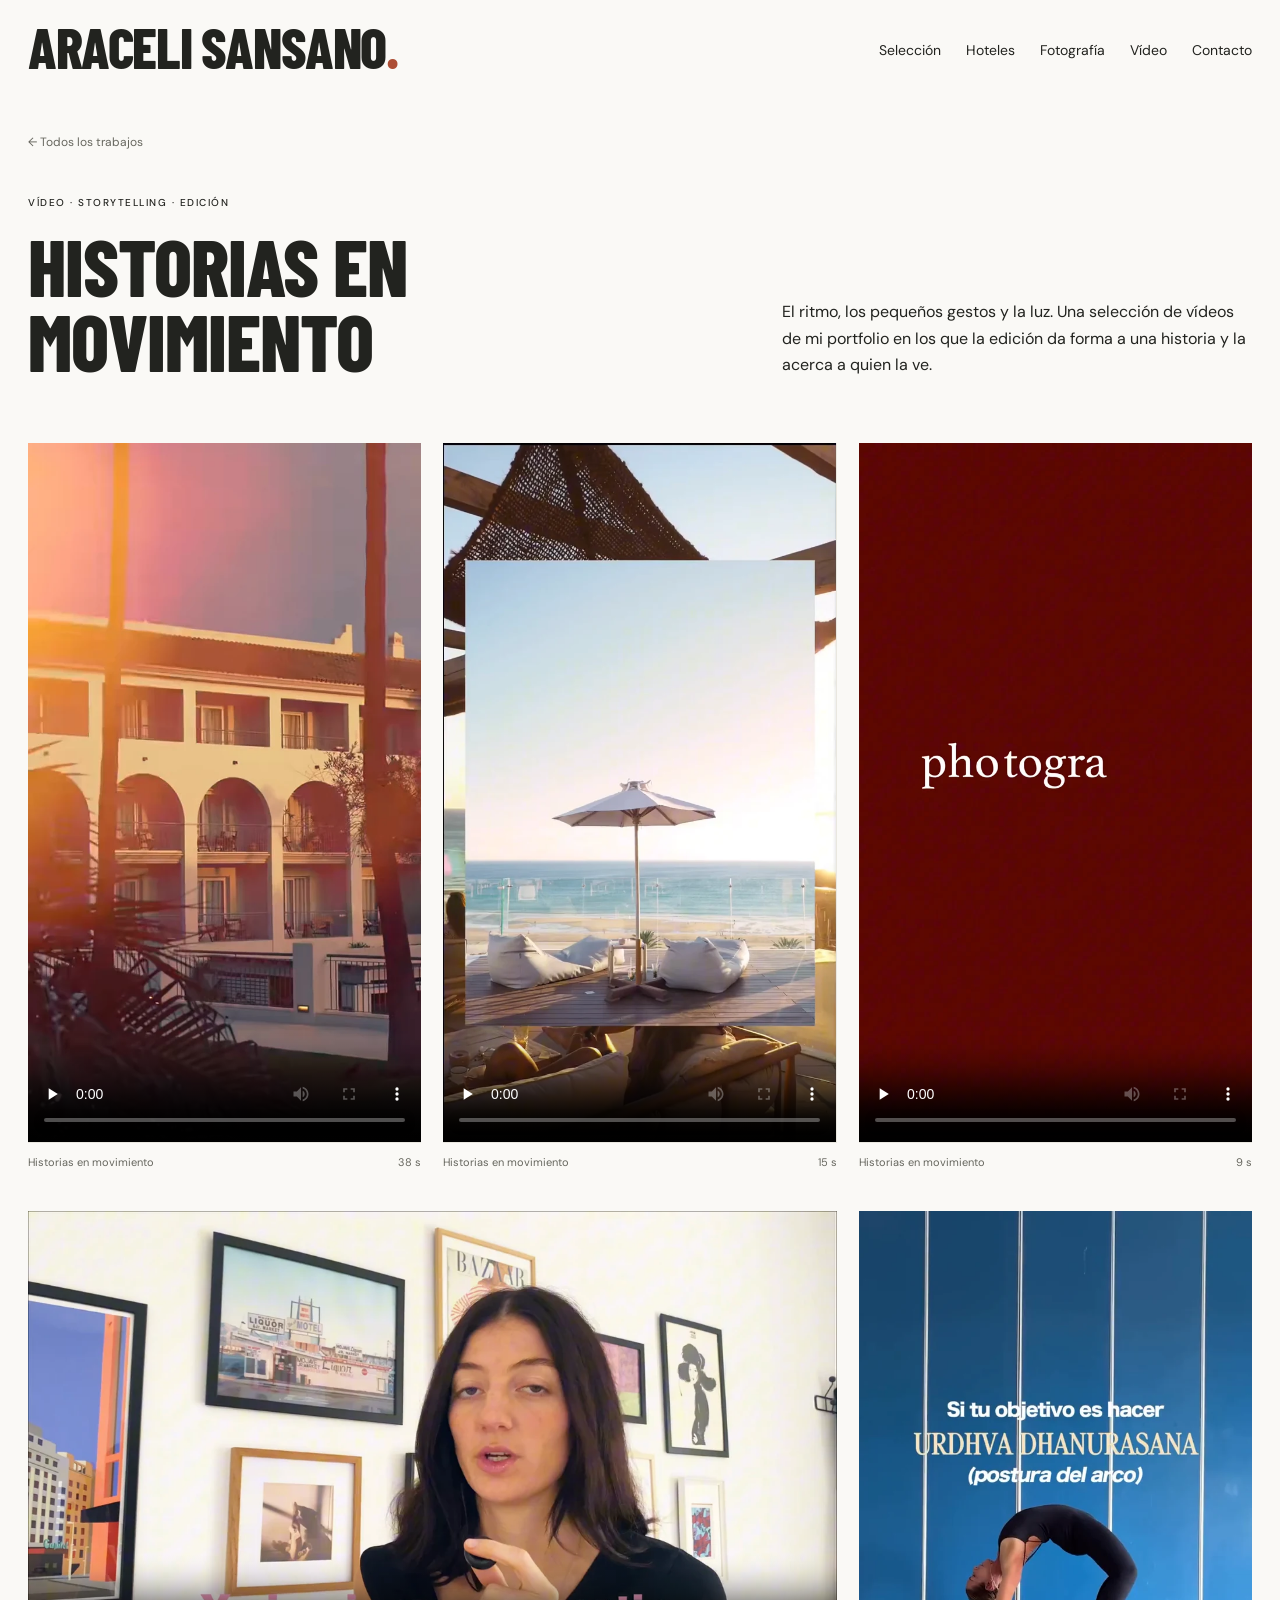
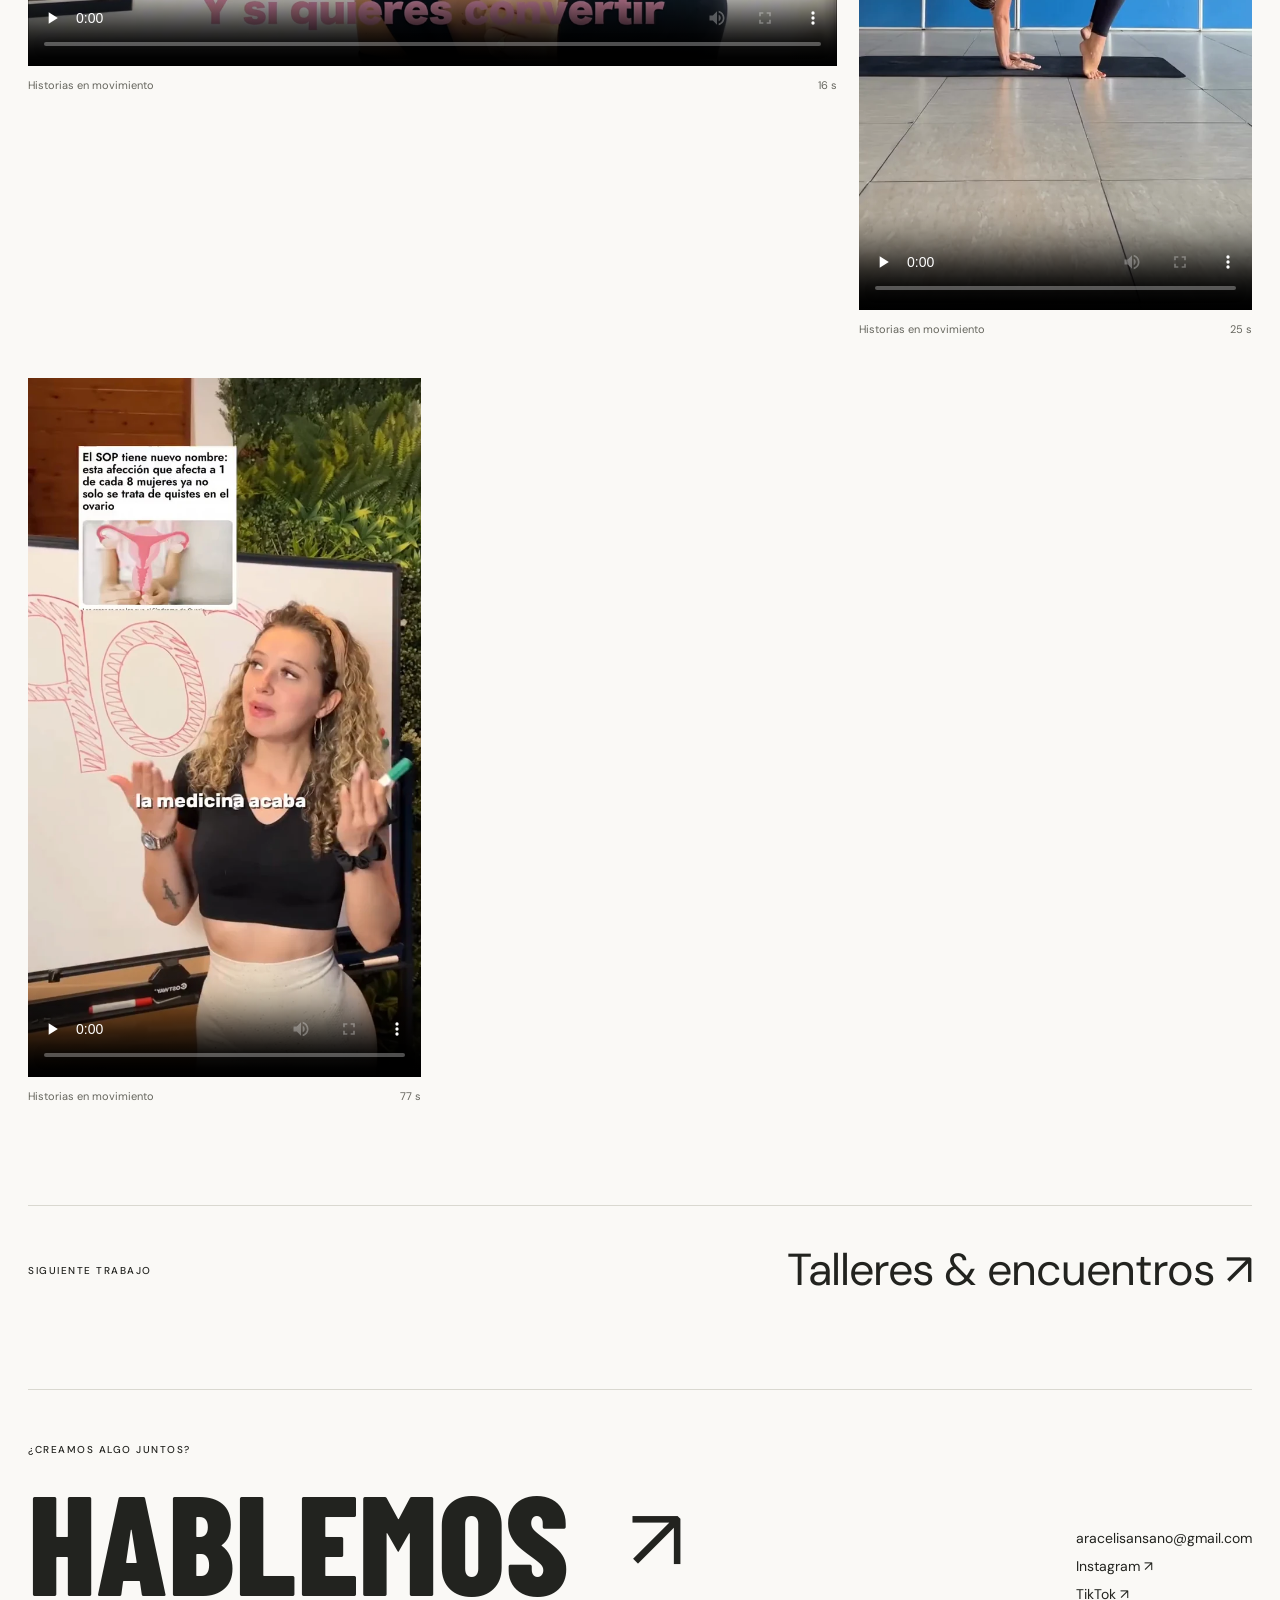
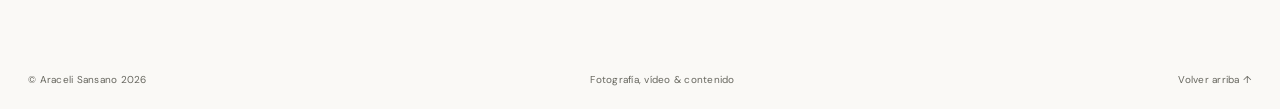
<file: site/proyectos/historias-en-movimiento.html>
<!doctype html>
<html lang="es"><head><meta charset="utf-8"><meta name="viewport" content="width=device-width, initial-scale=1">
<title>Historias en movimiento — Araceli Sansano</title><meta name="description" content="El ritmo, los pequeños gestos y la luz. Una selección de vídeos de mi portfolio en los que la edición da forma a una historia y la acerca a quien la ve.">
<meta name="theme-color" content="#faf9f6"><meta property="og:title" content="Historias en movimiento — Araceli Sansano">
<meta property="og:description" content="El ritmo, los pequeños gestos y la luz. Una selección de vídeos de mi portfolio en los que la edición da forma a una historia y la acerca a quien la ve."><meta property="og:type" content="website">
<meta property="og:image" content="https://jmf3192.github.io/seliweb/assets/images/MAGwtpu_GCA-1280.webp">
<link rel="icon" href="../assets/favicon.svg" type="image/svg+xml">
<link rel="preload" href="../assets/fonts/barlow-condensed-800.ttf" as="font" type="font/ttf" crossorigin>
<link rel="stylesheet" href="../assets/style.css"><script src="../assets/main.js" defer></script></head>
<body class="project-page"><a class="skip" href="#contenido">Saltar al contenido</a>
<header class="header"><a class="wordmark" href="../index.html" aria-label="Araceli Sansano, inicio">ARACELI SANSANO<span class="brand-dot">.</span></a>
<nav aria-label="Navegación principal"><a href="../index.html" >Selección</a><a href="../hoteles.html" >Hoteles</a><a href="../fotografia.html" >Fotografía</a><a href="../video.html" >Vídeo</a><a href="../contacto.html" >Contacto</a></nav></header>
<main id="contenido"><a class="back-link" href="../index.html">← Todos los trabajos</a><section class="project-intro"><div><span class="eyebrow">Vídeo · Storytelling · Edición</span><h1>Historias en movimiento</h1></div><p>El ritmo, los pequeños gestos y la luz. Una selección de vídeos de mi portfolio en los que la edición da forma a una historia y la acerca a quien la ve.</p></section><div class="gallery"></div><div class="video-grid"><figure class="video-item "><video controls playsinline preload="none" poster="../assets/images/VAGpJBWB3XA-poster.webp" width="576" height="1024" aria-label="Historias en movimiento, vídeo 1"><source src="../assets/video/VAGpJBWB3XA.mp4" type="video/mp4"><a href="../assets/video/VAGpJBWB3XA.mp4">Abrir vídeo</a></video><figcaption><span>Historias en movimiento</span><span>38 s</span></figcaption></figure><figure class="video-item "><video controls playsinline preload="none" poster="../assets/images/VAGwcdeqFPA-poster.webp" width="720" height="1280" aria-label="Historias en movimiento, vídeo 2"><source src="../assets/video/VAGwcdeqFPA.mp4" type="video/mp4"><a href="../assets/video/VAGwcdeqFPA.mp4">Abrir vídeo</a></video><figcaption><span>Historias en movimiento</span><span>15 s</span></figcaption></figure><figure class="video-item "><video controls playsinline preload="none" poster="../assets/images/VAGwcZiHOQw-poster.webp" width="1080" height="1920" aria-label="Historias en movimiento, vídeo 3"><source src="../assets/video/VAGwcZiHOQw.mp4" type="video/mp4"><a href="../assets/video/VAGwcZiHOQw.mp4">Abrir vídeo</a></video><figcaption><span>Historias en movimiento</span><span>9 s</span></figcaption></figure><figure class="video-item landscape"><video controls playsinline preload="none" poster="../assets/images/VAG4ruhb16I-poster.webp" width="1920" height="1080" aria-label="Historias en movimiento, vídeo 4"><source src="../assets/video/VAG4ruhb16I.mp4" type="video/mp4"><a href="../assets/video/VAG4ruhb16I.mp4">Abrir vídeo</a></video><figcaption><span>Historias en movimiento</span><span>16 s</span></figcaption></figure><figure class="video-item "><video controls playsinline preload="none" poster="../assets/images/VAHTwc0lxaY-poster.webp" width="720" height="1280" aria-label="Historias en movimiento, vídeo 5"><source src="../assets/video/VAHTwc0lxaY.mp4" type="video/mp4"><a href="../assets/video/VAHTwc0lxaY.mp4">Abrir vídeo</a></video><figcaption><span>Historias en movimiento</span><span>25 s</span></figcaption></figure><figure class="video-item "><video controls playsinline preload="none" poster="../assets/images/VAHTwcH4q6c-poster.webp" width="720" height="1280" aria-label="Historias en movimiento, vídeo 6"><source src="../assets/video/VAHTwcH4q6c.mp4" type="video/mp4"><a href="../assets/video/VAHTwcH4q6c.mp4">Abrir vídeo</a></video><figcaption><span>Historias en movimiento</span><span>77 s</span></figcaption></figure></div><a class="next-project" href="talleres-y-encuentros.html"><span class="eyebrow">SIGUIENTE TRABAJO</span><span>Talleres &amp; encuentros ↗</span></a></main>
<footer class="footer"><div class="footer-top"><div><span class="eyebrow">¿CREAMOS ALGO JUNTOS?</span><a class="contact-cta" href="mailto:aracelisansano@gmail.com">Hablemos<span aria-hidden="true">↗</span></a></div>
<div class="footer-links"><a href="mailto:aracelisansano@gmail.com">aracelisansano@gmail.com</a><a href="https://www.instagram.com/aracelisansano/" target="_blank" rel="noopener noreferrer">Instagram ↗</a><a href="https://www.tiktok.com/@aracelisansano" target="_blank" rel="noopener noreferrer">TikTok ↗</a></div></div>
<div class="footer-bottom"><span>© Araceli Sansano <span data-year>2026</span></span><span>Fotografía, vídeo & contenido</span><a href="#">Volver arriba ↑</a></div></footer>
<dialog class="lightbox" aria-label="Visor de fotografías"><div class="lightbox-bar"><span class="lightbox-count" aria-live="polite"></span><button class="lightbox-close" type="button" aria-label="Cerrar visor">Cerrar ×</button></div><div class="lightbox-stage"><button class="lightbox-prev" type="button" aria-label="Fotografía anterior">←</button><img class="lightbox-image" alt=""><button class="lightbox-next" type="button" aria-label="Fotografía siguiente">→</button></div><p class="lightbox-caption"></p></dialog>
</body></html>
</file>
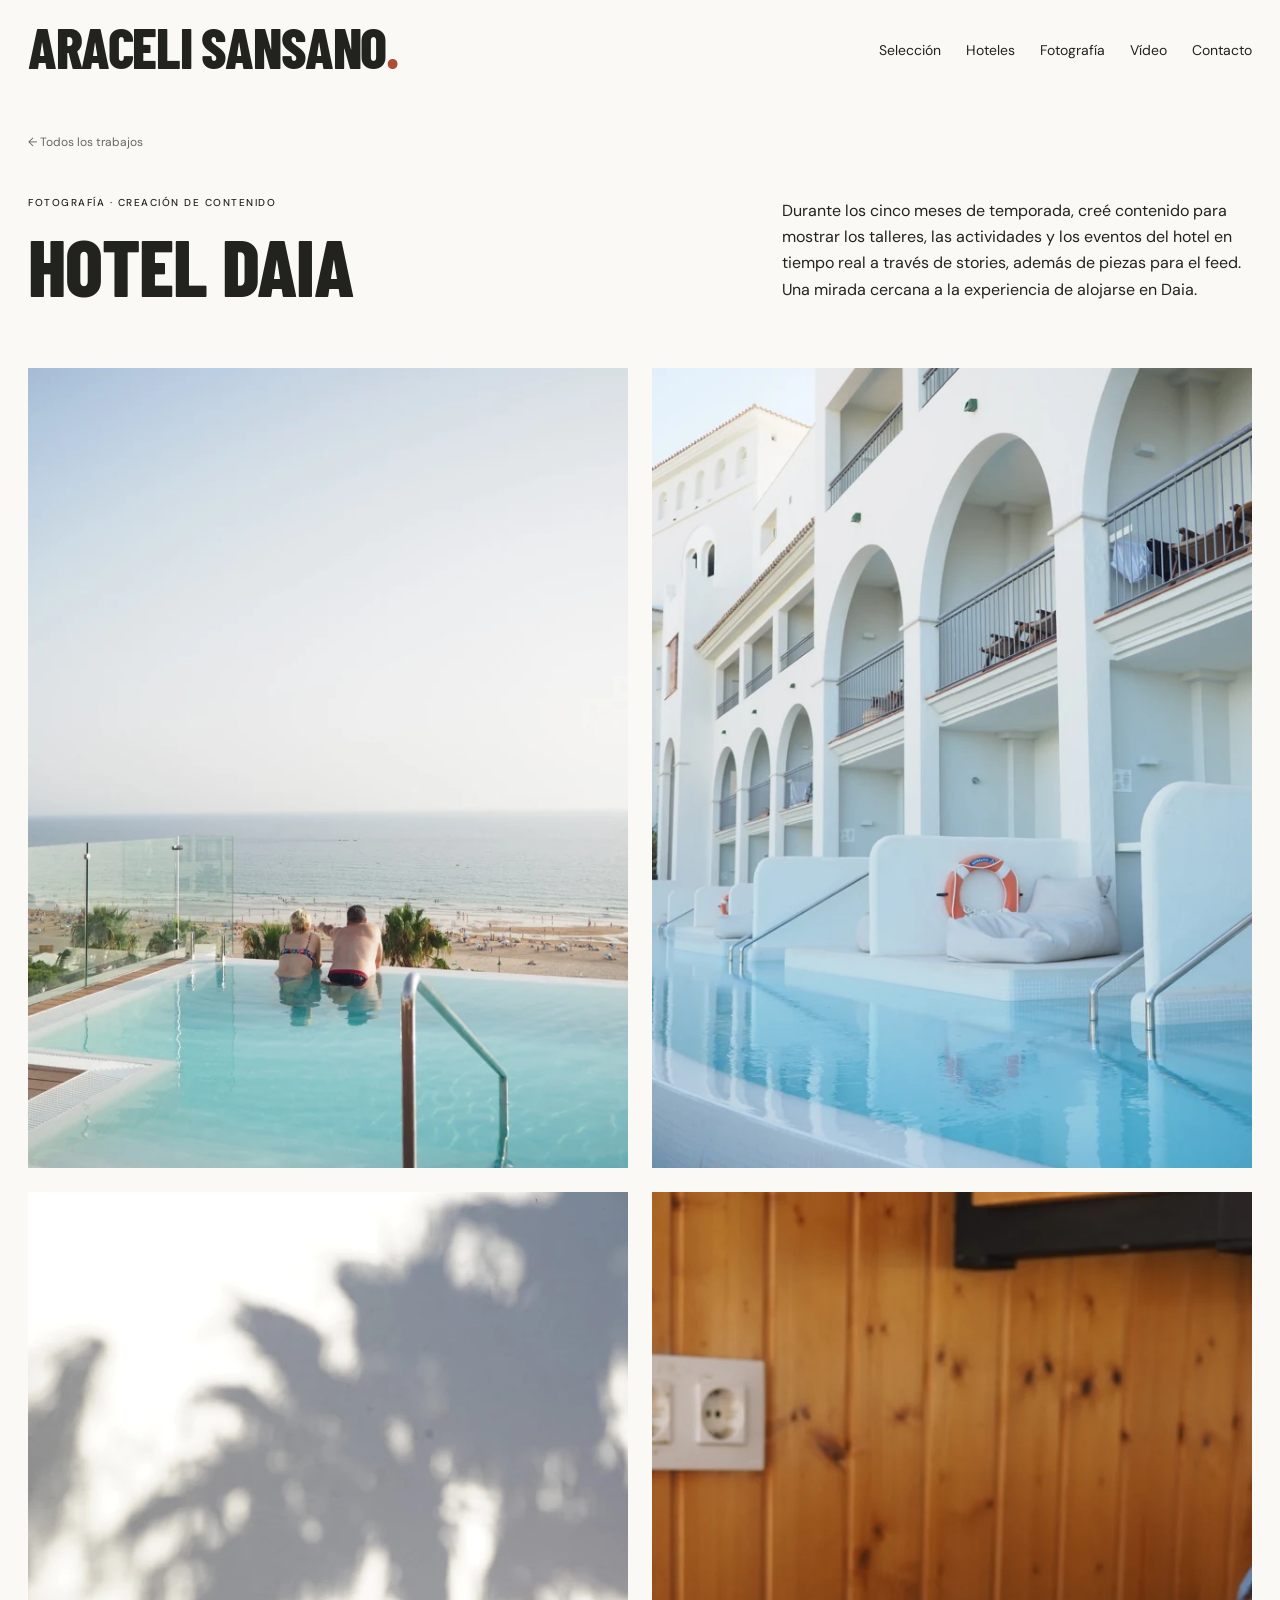
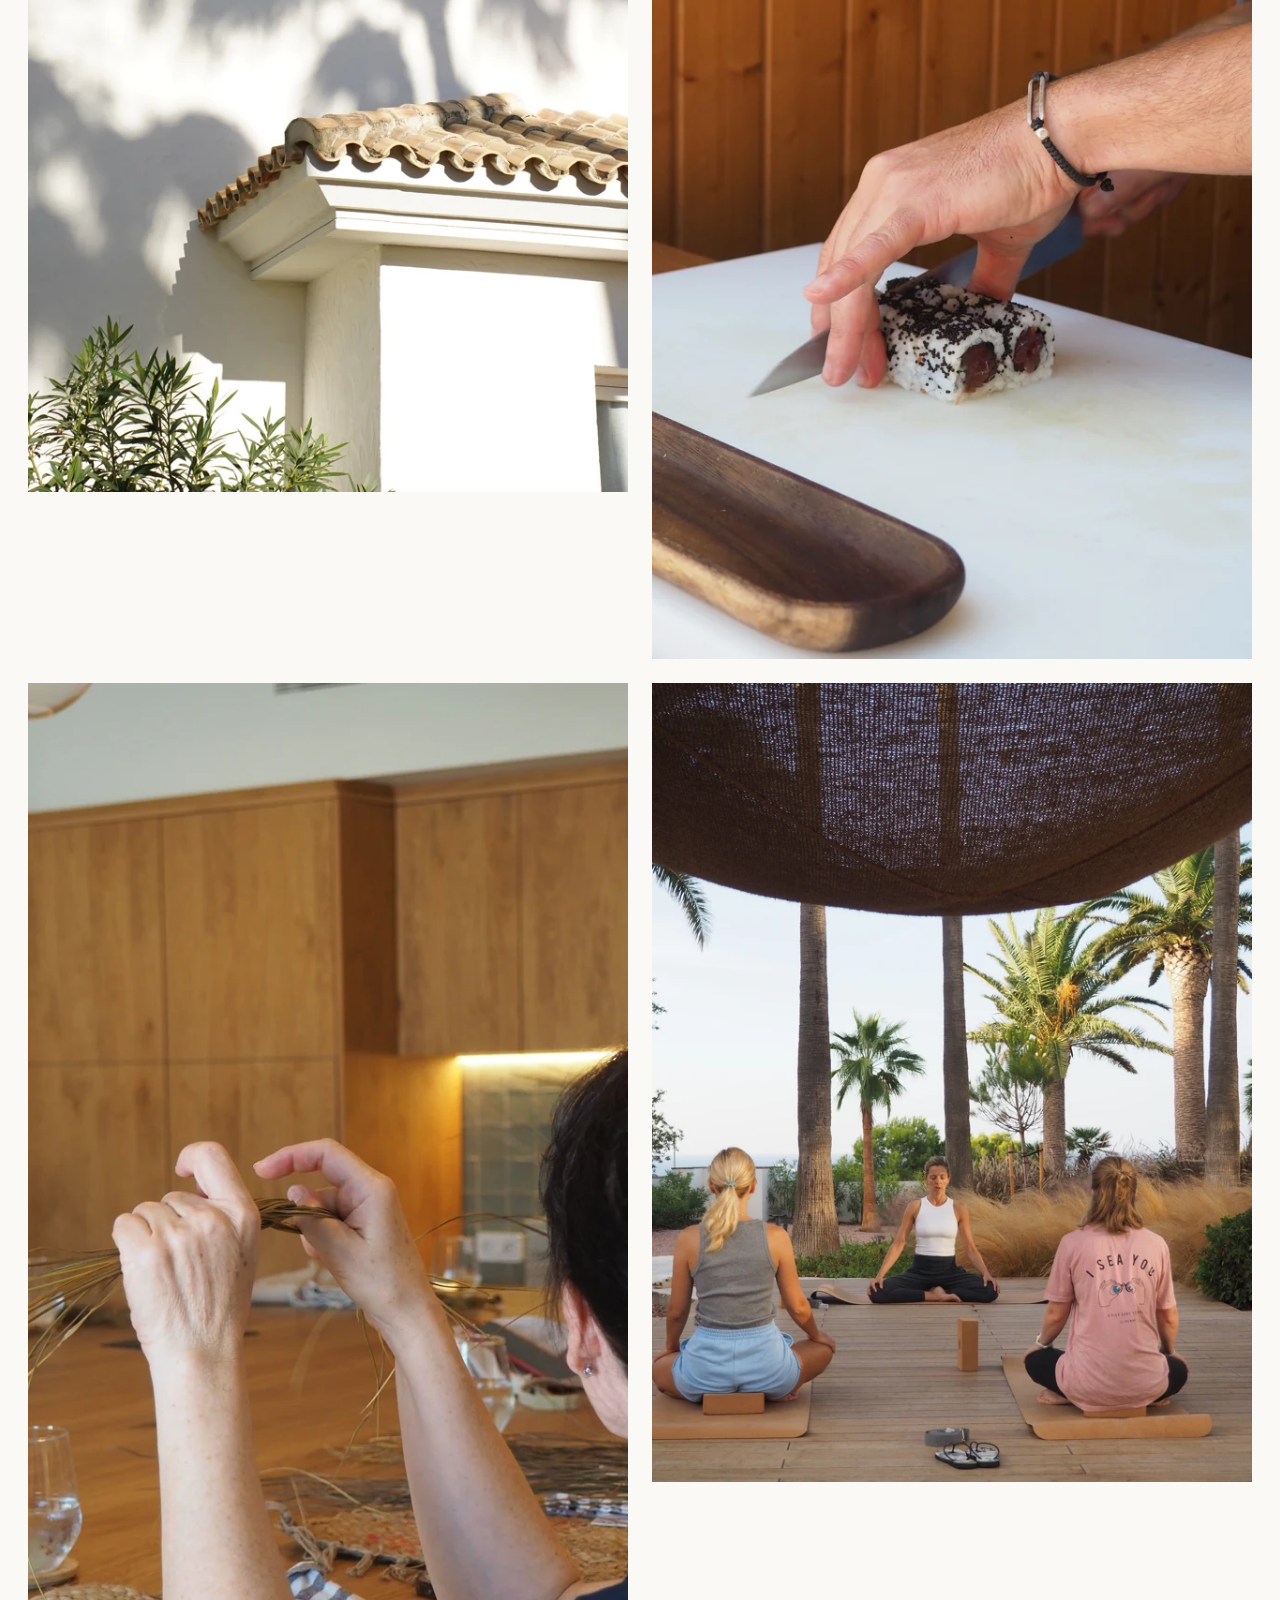
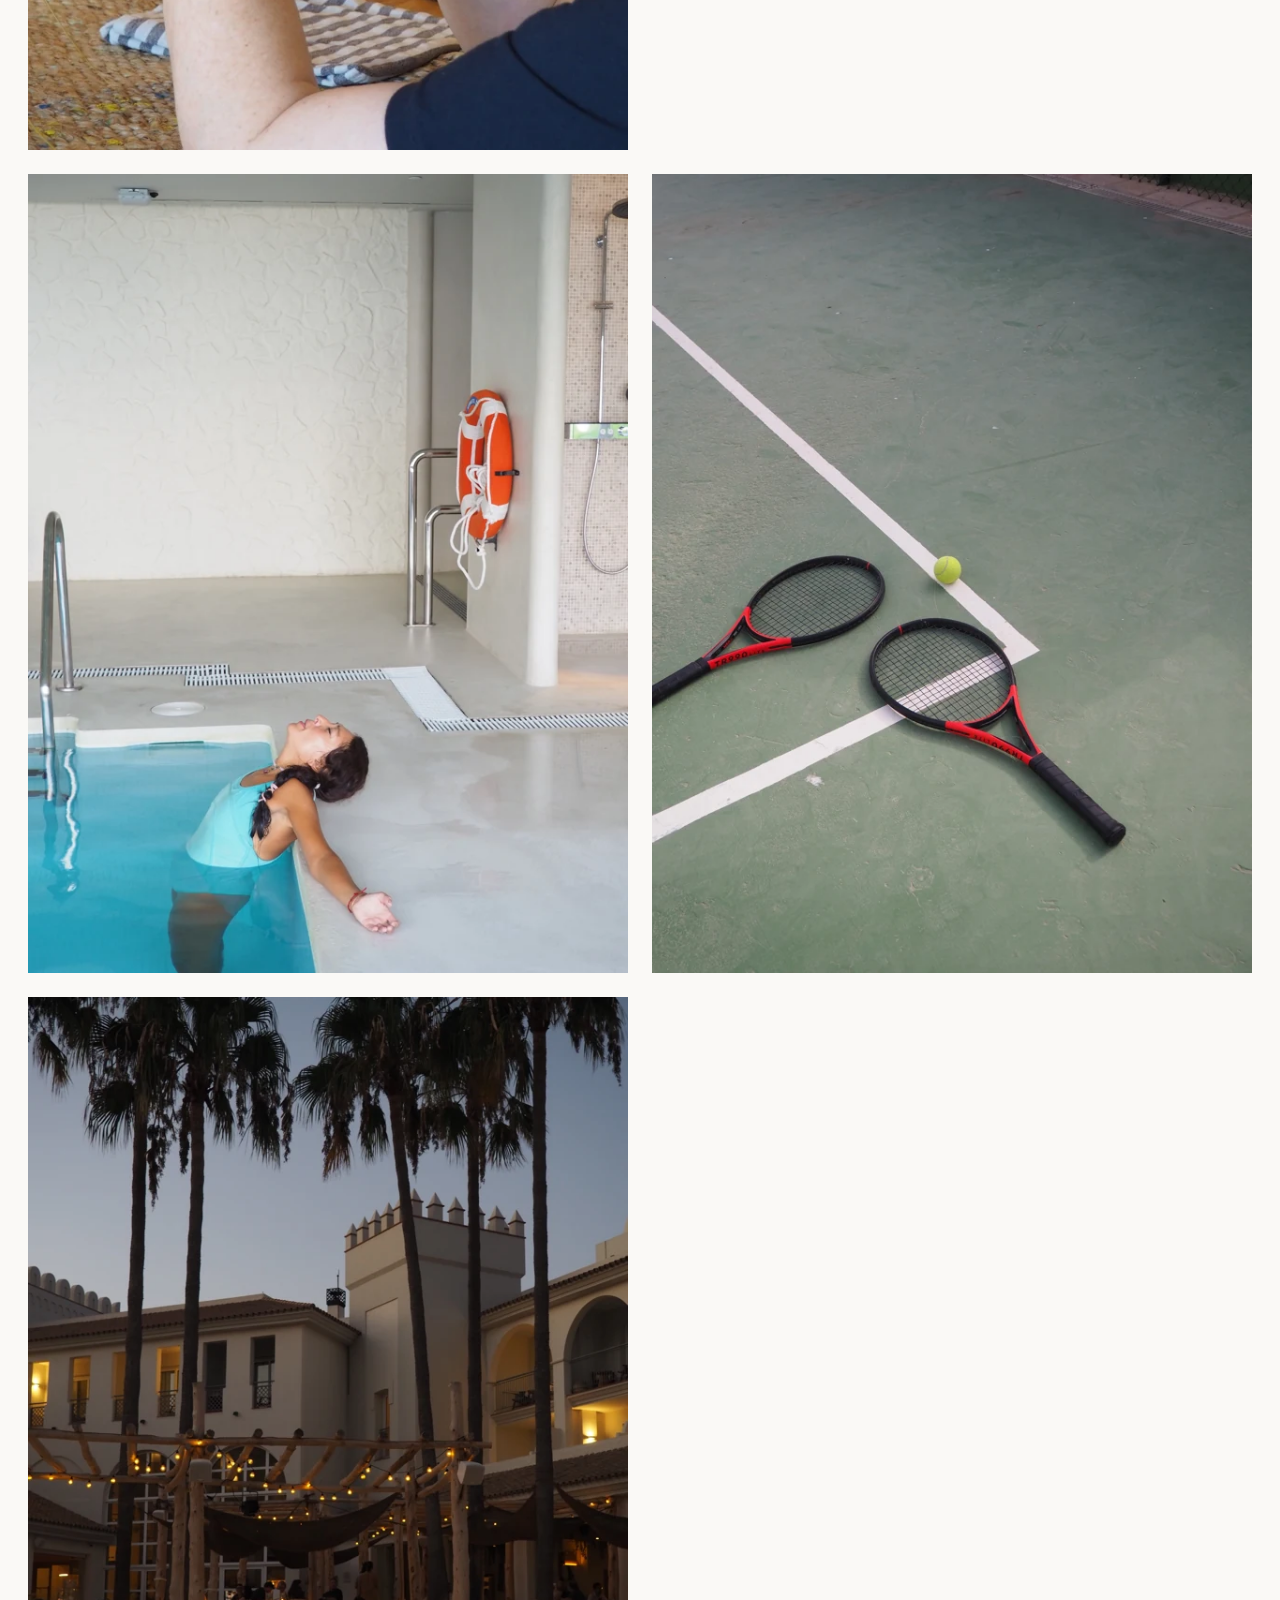
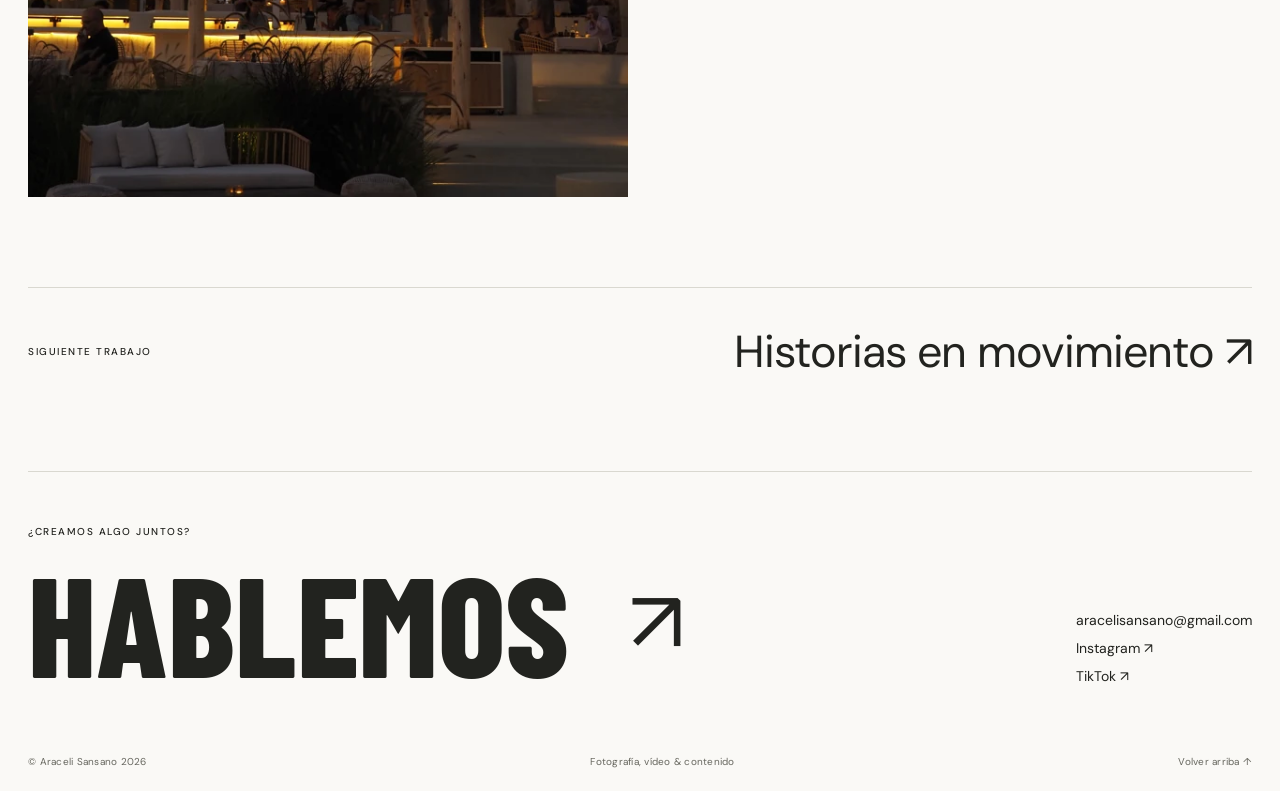
<file: site/proyectos/hotel-daia.html>
<!doctype html>
<html lang="es"><head><meta charset="utf-8"><meta name="viewport" content="width=device-width, initial-scale=1">
<title>Hotel Daia — Araceli Sansano</title><meta name="description" content="Durante los cinco meses de temporada, creé contenido para mostrar los talleres, las actividades y los eventos del hotel en tiempo real a través de stories, además de piezas para el feed. Una mirada cercana a la experiencia de alojarse en Daia.">
<meta name="theme-color" content="#faf9f6"><meta property="og:title" content="Hotel Daia — Araceli Sansano">
<meta property="og:description" content="Durante los cinco meses de temporada, creé contenido para mostrar los talleres, las actividades y los eventos del hotel en tiempo real a través de stories, además de piezas para el feed. Una mirada cercana a la experiencia de alojarse en Daia."><meta property="og:type" content="website">
<meta property="og:image" content="https://jmf3192.github.io/seliweb/assets/images/MAGwtpu_GCA-1280.webp">
<link rel="icon" href="../assets/favicon.svg" type="image/svg+xml">
<link rel="preload" href="../assets/fonts/barlow-condensed-800.ttf" as="font" type="font/ttf" crossorigin>
<link rel="stylesheet" href="../assets/style.css"><script src="../assets/main.js" defer></script></head>
<body class="project-page"><a class="skip" href="#contenido">Saltar al contenido</a>
<header class="header"><a class="wordmark" href="../index.html" aria-label="Araceli Sansano, inicio">ARACELI SANSANO<span class="brand-dot">.</span></a>
<nav aria-label="Navegación principal"><a href="../index.html" >Selección</a><a href="../hoteles.html" >Hoteles</a><a href="../fotografia.html" >Fotografía</a><a href="../video.html" >Vídeo</a><a href="../contacto.html" >Contacto</a></nav></header>
<main id="contenido"><a class="back-link" href="../index.html">← Todos los trabajos</a><section class="project-intro"><div><span class="eyebrow">Fotografía · Creación de contenido</span><h1>Hotel Daia</h1></div><p>Durante los cinco meses de temporada, creé contenido para mostrar los talleres, las actividades y los eventos del hotel en tiempo real a través de stories, además de piezas para el feed. Una mirada cercana a la experiencia de alojarse en Daia.</p></section><div class="gallery"><a class="gallery-item" href="../assets/images/MAG6eCIPH2o-1920.webp" data-lightbox data-caption="Hotel Daia — fotografía 1" aria-label="Ampliar: Hotel Daia — fotografía 1"><img class="" src="../assets/images/MAG6eCIPH2o-1280.webp"
      srcset="../assets/images/MAG6eCIPH2o-640.webp 640w, ../assets/images/MAG6eCIPH2o-1280.webp 1280w, ../assets/images/MAG6eCIPH2o-1920.webp 1800w"
      sizes="(max-width: 700px) 100vw, 50vw" width="1800" height="2400"
      alt="Hotel Daia — fotografía 1" loading="eager" fetchpriority="high" decoding="async"><span aria-hidden="true">↗</span></a><a class="gallery-item" href="../assets/images/MAG6ePp0OHk-1920.webp" data-lightbox data-caption="Hotel Daia — fotografía 2" aria-label="Ampliar: Hotel Daia — fotografía 2"><img class="" src="../assets/images/MAG6ePp0OHk-1280.webp"
      srcset="../assets/images/MAG6ePp0OHk-640.webp 640w, ../assets/images/MAG6ePp0OHk-1280.webp 1280w, ../assets/images/MAG6ePp0OHk-1920.webp 1800w"
      sizes="(max-width: 700px) 100vw, 50vw" width="1800" height="2400"
      alt="Hotel Daia — fotografía 2" loading="eager" fetchpriority="high" decoding="async"><span aria-hidden="true">↗</span></a><a class="gallery-item" href="../assets/images/MAG6eBjtZWA-1920.webp" data-lightbox data-caption="Hotel Daia — fotografía 3" aria-label="Ampliar: Hotel Daia — fotografía 3"><img class="" src="../assets/images/MAG6eBjtZWA-1280.webp"
      srcset="../assets/images/MAG6eBjtZWA-640.webp 640w, ../assets/images/MAG6eBjtZWA-1280.webp 1280w, ../assets/images/MAG6eBjtZWA-1920.webp 1600w"
      sizes="(max-width: 700px) 100vw, 50vw" width="1600" height="2400"
      alt="Hotel Daia — fotografía 3" loading="lazy"  decoding="async"><span aria-hidden="true">↗</span></a><a class="gallery-item" href="../assets/images/MAG6eMUJSPo-1920.webp" data-lightbox data-caption="Hotel Daia — fotografía 4" aria-label="Ampliar: Hotel Daia — fotografía 4"><img class="" src="../assets/images/MAG6eMUJSPo-1280.webp"
      srcset="../assets/images/MAG6eMUJSPo-640.webp 640w, ../assets/images/MAG6eMUJSPo-1280.webp 1280w, ../assets/images/MAG6eMUJSPo-1920.webp 1350w"
      sizes="(max-width: 700px) 100vw, 50vw" width="1350" height="2400"
      alt="Hotel Daia — fotografía 4" loading="lazy"  decoding="async"><span aria-hidden="true">↗</span></a><a class="gallery-item" href="../assets/images/MAG6eHLNvrY-1920.webp" data-lightbox data-caption="Hotel Daia — fotografía 5" aria-label="Ampliar: Hotel Daia — fotografía 5"><img class="" src="../assets/images/MAG6eHLNvrY-1280.webp"
      srcset="../assets/images/MAG6eHLNvrY-640.webp 640w, ../assets/images/MAG6eHLNvrY-1280.webp 1280w, ../assets/images/MAG6eHLNvrY-1920.webp 1350w"
      sizes="(max-width: 700px) 100vw, 50vw" width="1350" height="2400"
      alt="Hotel Daia — fotografía 5" loading="lazy"  decoding="async"><span aria-hidden="true">↗</span></a><a class="gallery-item" href="../assets/images/MAG6eBoTXuA-1920.webp" data-lightbox data-caption="Hotel Daia — fotografía 6" aria-label="Ampliar: Hotel Daia — fotografía 6"><img class="" src="../assets/images/MAG6eBoTXuA-1280.webp"
      srcset="../assets/images/MAG6eBoTXuA-640.webp 640w, ../assets/images/MAG6eBoTXuA-1280.webp 1280w, ../assets/images/MAG6eBoTXuA-1920.webp 1800w"
      sizes="(max-width: 700px) 100vw, 50vw" width="1800" height="2400"
      alt="Hotel Daia — fotografía 6" loading="lazy"  decoding="async"><span aria-hidden="true">↗</span></a><a class="gallery-item" href="../assets/images/MAG6ePdG-ak-1920.webp" data-lightbox data-caption="Hotel Daia — fotografía 7" aria-label="Ampliar: Hotel Daia — fotografía 7"><img class="" src="../assets/images/MAG6ePdG-ak-1280.webp"
      srcset="../assets/images/MAG6ePdG-ak-640.webp 640w, ../assets/images/MAG6ePdG-ak-1280.webp 1280w, ../assets/images/MAG6ePdG-ak-1920.webp 1800w"
      sizes="(max-width: 700px) 100vw, 50vw" width="1800" height="2400"
      alt="Hotel Daia — fotografía 7" loading="lazy"  decoding="async"><span aria-hidden="true">↗</span></a><a class="gallery-item" href="../assets/images/MAG6eA4PljA-1920.webp" data-lightbox data-caption="Hotel Daia — fotografía 8" aria-label="Ampliar: Hotel Daia — fotografía 8"><img class="" src="../assets/images/MAG6eA4PljA-1280.webp"
      srcset="../assets/images/MAG6eA4PljA-640.webp 640w, ../assets/images/MAG6eA4PljA-1280.webp 1280w, ../assets/images/MAG6eA4PljA-1920.webp 1800w"
      sizes="(max-width: 700px) 100vw, 50vw" width="1800" height="2400"
      alt="Hotel Daia — fotografía 8" loading="lazy"  decoding="async"><span aria-hidden="true">↗</span></a><a class="gallery-item" href="../assets/images/MAG6eP31EKg-1920.webp" data-lightbox data-caption="Hotel Daia — fotografía 9" aria-label="Ampliar: Hotel Daia — fotografía 9"><img class="" src="../assets/images/MAG6eP31EKg-1280.webp"
      srcset="../assets/images/MAG6eP31EKg-640.webp 640w, ../assets/images/MAG6eP31EKg-1280.webp 1280w, ../assets/images/MAG6eP31EKg-1920.webp 1800w"
      sizes="(max-width: 700px) 100vw, 50vw" width="1800" height="2400"
      alt="Hotel Daia — fotografía 9" loading="lazy"  decoding="async"><span aria-hidden="true">↗</span></a></div><a class="next-project" href="historias-en-movimiento.html"><span class="eyebrow">SIGUIENTE TRABAJO</span><span>Historias en movimiento ↗</span></a></main>
<footer class="footer"><div class="footer-top"><div><span class="eyebrow">¿CREAMOS ALGO JUNTOS?</span><a class="contact-cta" href="mailto:aracelisansano@gmail.com">Hablemos<span aria-hidden="true">↗</span></a></div>
<div class="footer-links"><a href="mailto:aracelisansano@gmail.com">aracelisansano@gmail.com</a><a href="https://www.instagram.com/aracelisansano/" target="_blank" rel="noopener noreferrer">Instagram ↗</a><a href="https://www.tiktok.com/@aracelisansano" target="_blank" rel="noopener noreferrer">TikTok ↗</a></div></div>
<div class="footer-bottom"><span>© Araceli Sansano <span data-year>2026</span></span><span>Fotografía, vídeo & contenido</span><a href="#">Volver arriba ↑</a></div></footer>
<dialog class="lightbox" aria-label="Visor de fotografías"><div class="lightbox-bar"><span class="lightbox-count" aria-live="polite"></span><button class="lightbox-close" type="button" aria-label="Cerrar visor">Cerrar ×</button></div><div class="lightbox-stage"><button class="lightbox-prev" type="button" aria-label="Fotografía anterior">←</button><img class="lightbox-image" alt=""><button class="lightbox-next" type="button" aria-label="Fotografía siguiente">→</button></div><p class="lightbox-caption"></p></dialog>
</body></html>
</file>
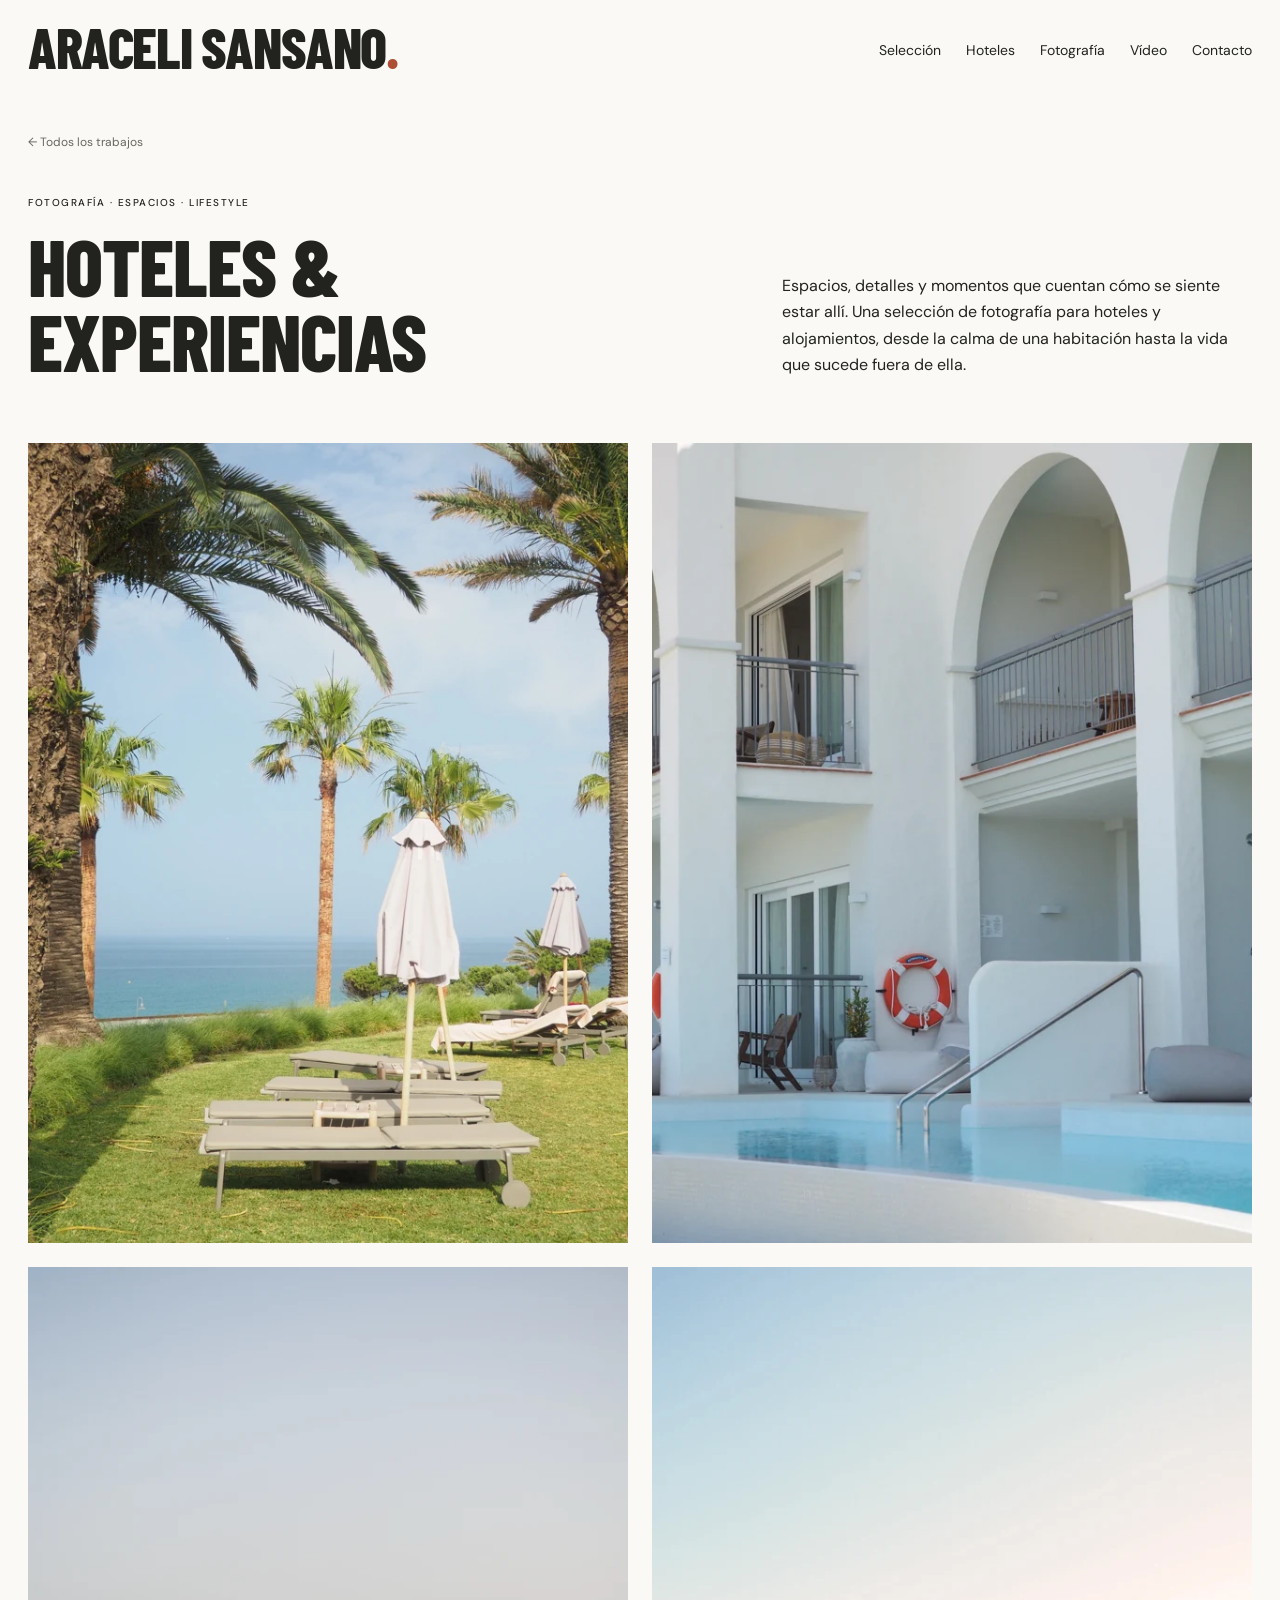
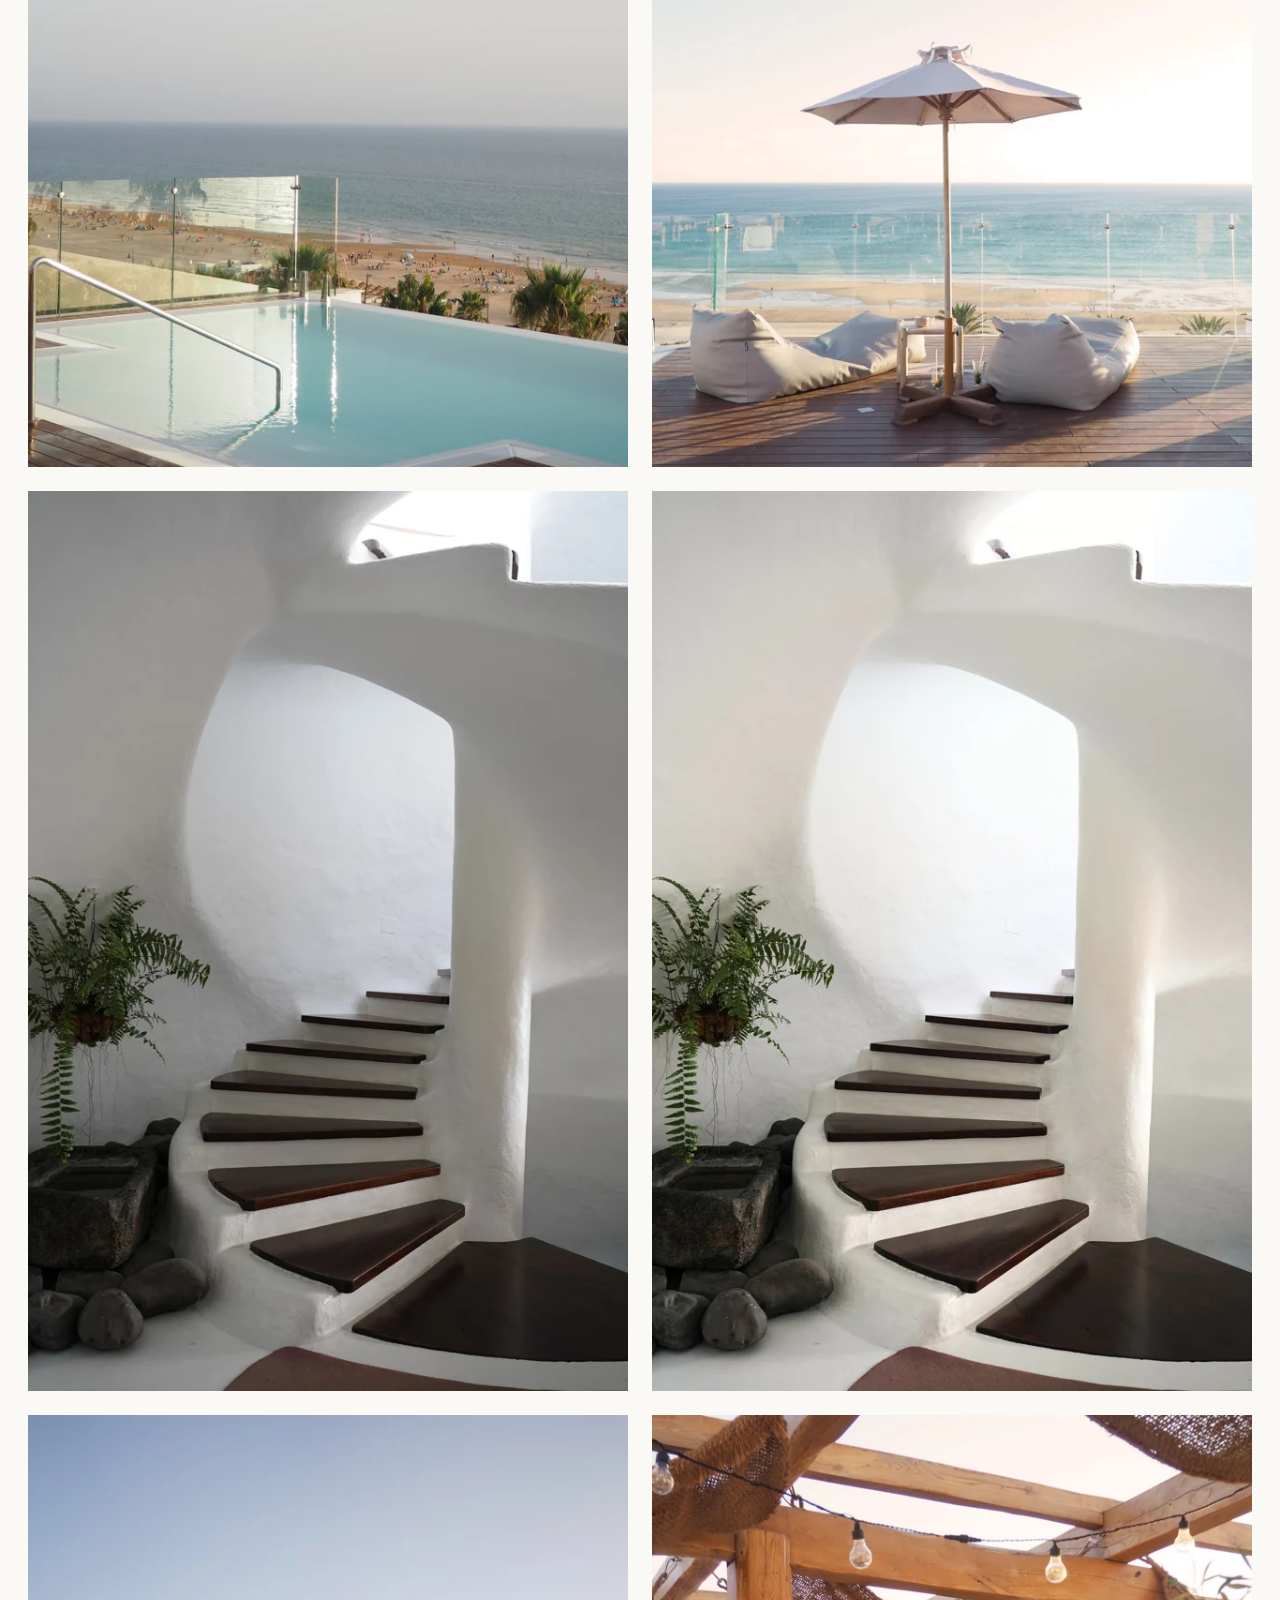
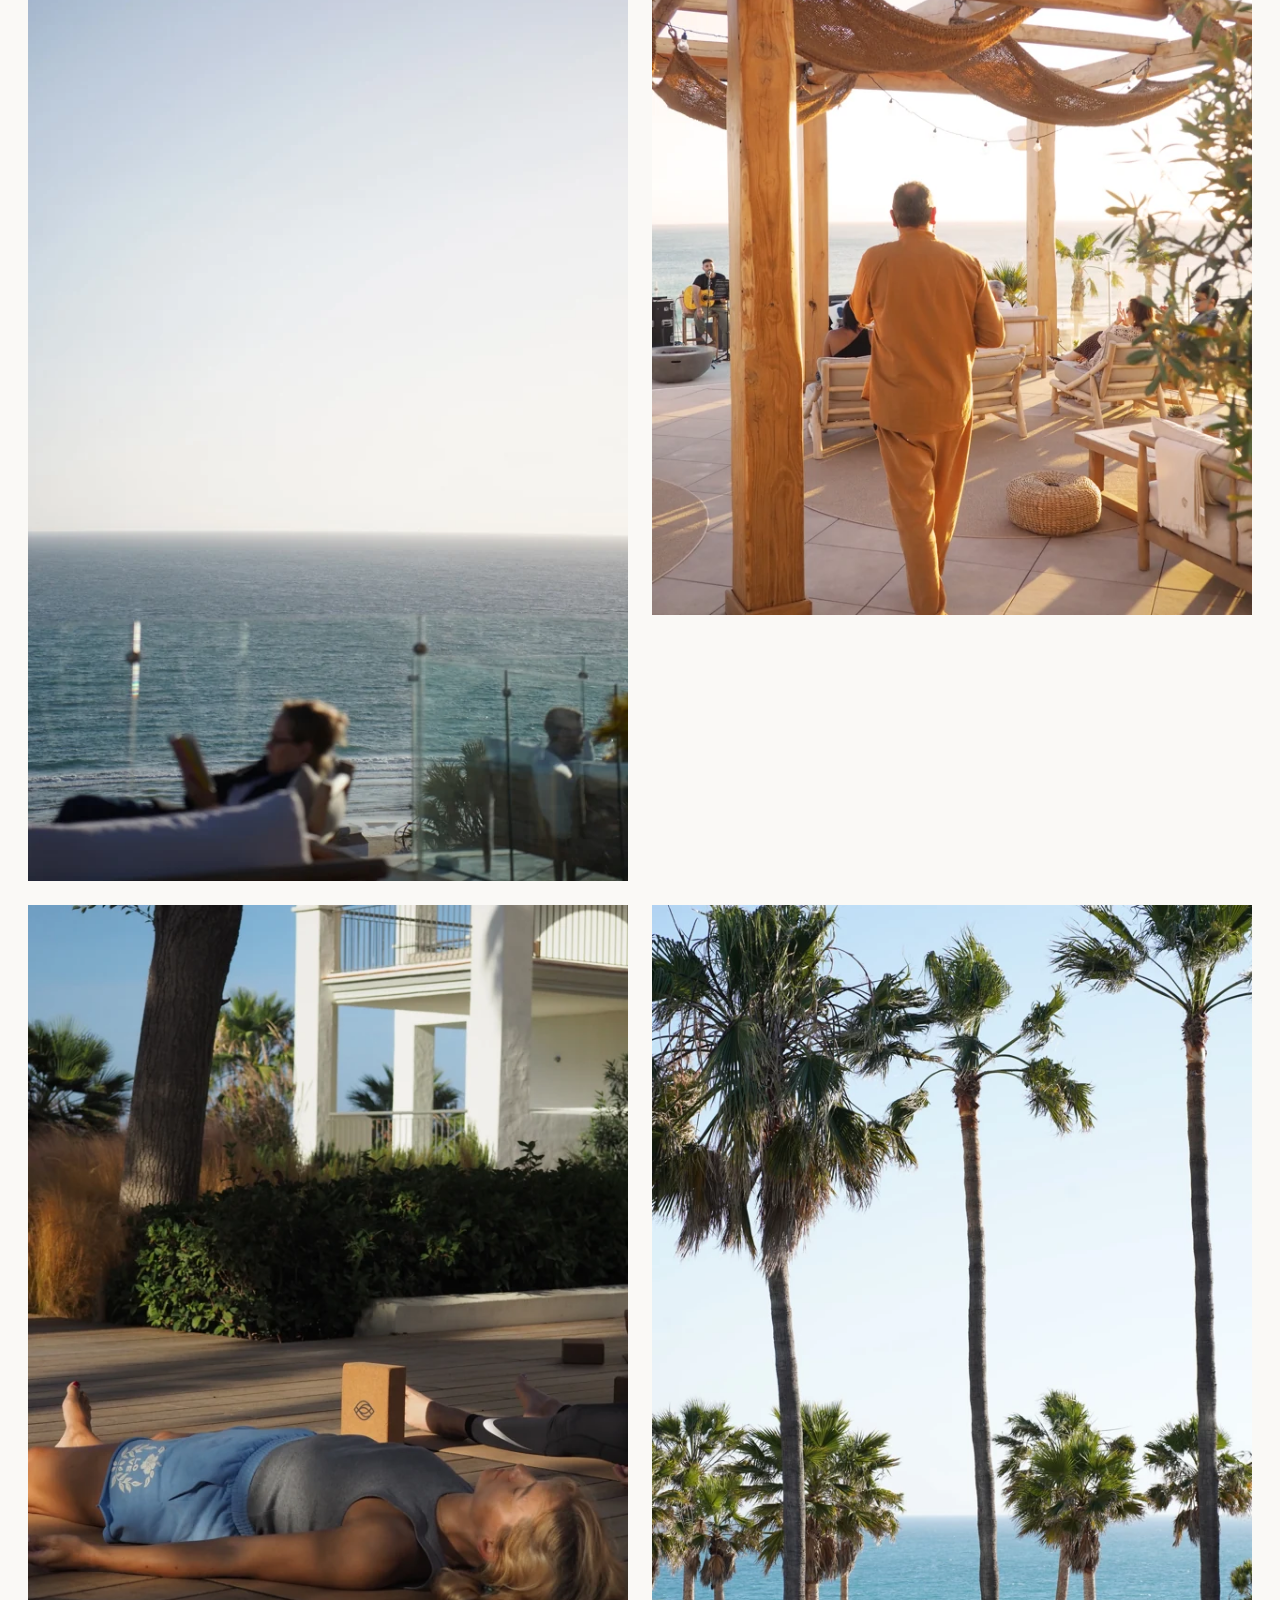
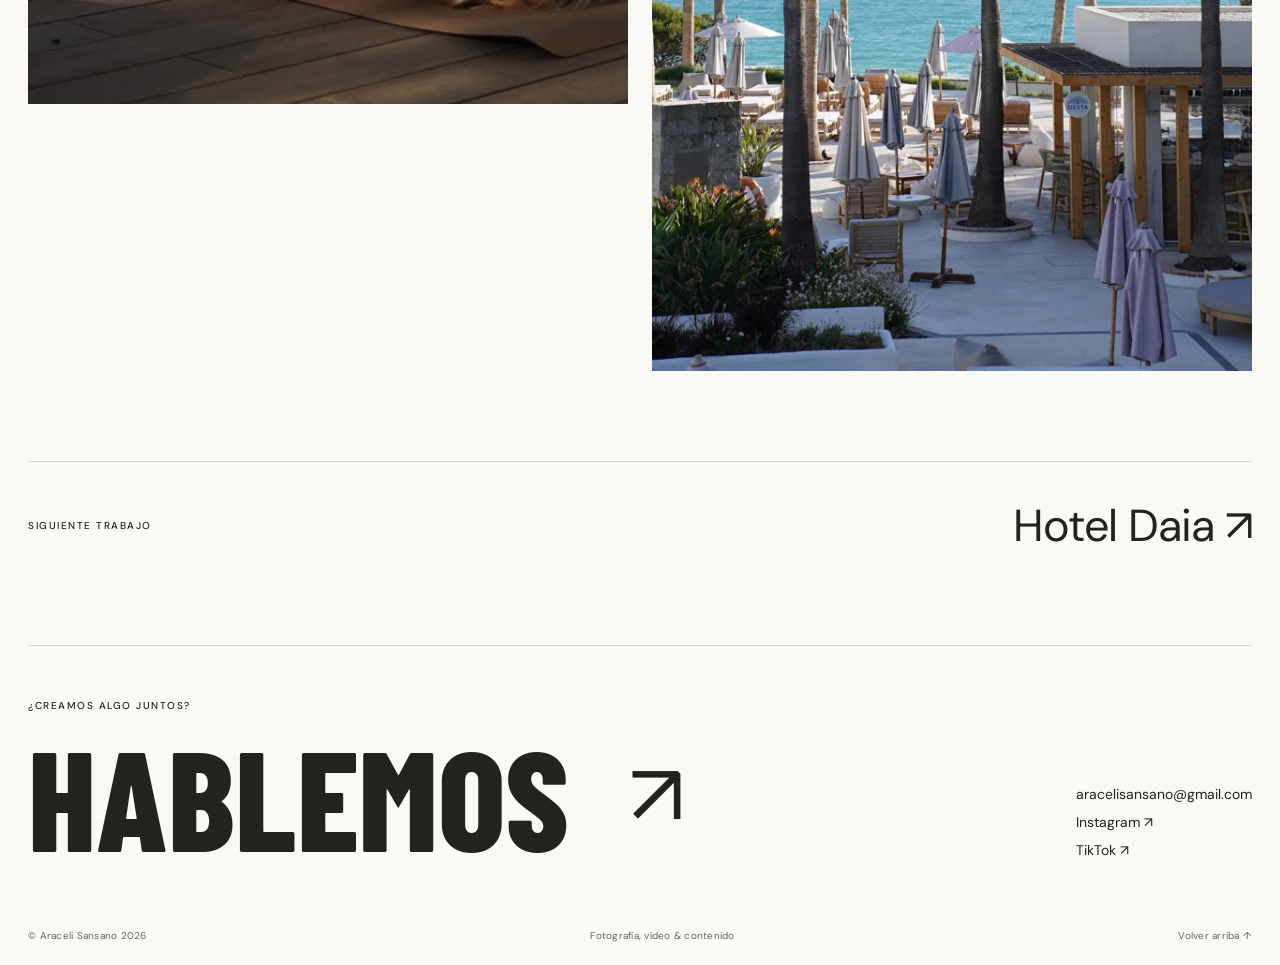
<file: site/proyectos/hoteles-y-experiencias.html>
<!doctype html>
<html lang="es"><head><meta charset="utf-8"><meta name="viewport" content="width=device-width, initial-scale=1">
<title>Hoteles &amp; experiencias — Araceli Sansano</title><meta name="description" content="Espacios, detalles y momentos que cuentan cómo se siente estar allí. Una selección de fotografía para hoteles y alojamientos, desde la calma de una habitación hasta la vida que sucede fuera de ella.">
<meta name="theme-color" content="#faf9f6"><meta property="og:title" content="Hoteles &amp; experiencias — Araceli Sansano">
<meta property="og:description" content="Espacios, detalles y momentos que cuentan cómo se siente estar allí. Una selección de fotografía para hoteles y alojamientos, desde la calma de una habitación hasta la vida que sucede fuera de ella."><meta property="og:type" content="website">
<meta property="og:image" content="https://jmf3192.github.io/seliweb/assets/images/MAGwtpu_GCA-1280.webp">
<link rel="icon" href="../assets/favicon.svg" type="image/svg+xml">
<link rel="preload" href="../assets/fonts/barlow-condensed-800.ttf" as="font" type="font/ttf" crossorigin>
<link rel="stylesheet" href="../assets/style.css"><script src="../assets/main.js" defer></script></head>
<body class="project-page"><a class="skip" href="#contenido">Saltar al contenido</a>
<header class="header"><a class="wordmark" href="../index.html" aria-label="Araceli Sansano, inicio">ARACELI SANSANO<span class="brand-dot">.</span></a>
<nav aria-label="Navegación principal"><a href="../index.html" >Selección</a><a href="../hoteles.html" >Hoteles</a><a href="../fotografia.html" >Fotografía</a><a href="../video.html" >Vídeo</a><a href="../contacto.html" >Contacto</a></nav></header>
<main id="contenido"><a class="back-link" href="../index.html">← Todos los trabajos</a><section class="project-intro"><div><span class="eyebrow">Fotografía · Espacios · Lifestyle</span><h1>Hoteles &amp; experiencias</h1></div><p>Espacios, detalles y momentos que cuentan cómo se siente estar allí. Una selección de fotografía para hoteles y alojamientos, desde la calma de una habitación hasta la vida que sucede fuera de ella.</p></section><div class="gallery"><a class="gallery-item" href="../assets/images/MAGwtpu_GCA-1920.webp" data-lightbox data-caption="Hoteles &amp; experiencias — fotografía 1" aria-label="Ampliar: Hoteles &amp; experiencias — fotografía 1"><img class="" src="../assets/images/MAGwtpu_GCA-1280.webp"
      srcset="../assets/images/MAGwtpu_GCA-640.webp 640w, ../assets/images/MAGwtpu_GCA-1280.webp 1280w, ../assets/images/MAGwtpu_GCA-1920.webp 1800w"
      sizes="(max-width: 700px) 100vw, 50vw" width="1800" height="2400"
      alt="Hoteles &amp; experiencias — fotografía 1" loading="eager" fetchpriority="high" decoding="async"><span aria-hidden="true">↗</span></a><a class="gallery-item" href="../assets/images/MAGwtrkwh74-1920.webp" data-lightbox data-caption="Hoteles &amp; experiencias — fotografía 2" aria-label="Ampliar: Hoteles &amp; experiencias — fotografía 2"><img class="" src="../assets/images/MAGwtrkwh74-1280.webp"
      srcset="../assets/images/MAGwtrkwh74-640.webp 640w, ../assets/images/MAGwtrkwh74-1280.webp 1280w, ../assets/images/MAGwtrkwh74-1920.webp 1800w"
      sizes="(max-width: 700px) 100vw, 50vw" width="1800" height="2400"
      alt="Hoteles &amp; experiencias — fotografía 2" loading="eager" fetchpriority="high" decoding="async"><span aria-hidden="true">↗</span></a><a class="gallery-item" href="../assets/images/MAGwtqOkoQI-1920.webp" data-lightbox data-caption="Hoteles &amp; experiencias — fotografía 3" aria-label="Ampliar: Hoteles &amp; experiencias — fotografía 3"><img class="" src="../assets/images/MAGwtqOkoQI-1280.webp"
      srcset="../assets/images/MAGwtqOkoQI-640.webp 640w, ../assets/images/MAGwtqOkoQI-1280.webp 1280w, ../assets/images/MAGwtqOkoQI-1920.webp 1800w"
      sizes="(max-width: 700px) 100vw, 50vw" width="1800" height="2400"
      alt="Hoteles &amp; experiencias — fotografía 3" loading="lazy"  decoding="async"><span aria-hidden="true">↗</span></a><a class="gallery-item" href="../assets/images/MAGpI278X5s-1920.webp" data-lightbox data-caption="Hoteles &amp; experiencias — fotografía 4" aria-label="Ampliar: Hoteles &amp; experiencias — fotografía 4"><img class="" src="../assets/images/MAGpI278X5s-1280.webp"
      srcset="../assets/images/MAGpI278X5s-640.webp 640w, ../assets/images/MAGpI278X5s-1280.webp 1280w, ../assets/images/MAGpI278X5s-1920.webp 1800w"
      sizes="(max-width: 700px) 100vw, 50vw" width="1800" height="2400"
      alt="Hoteles &amp; experiencias — fotografía 4" loading="lazy"  decoding="async"><span aria-hidden="true">↗</span></a><a class="gallery-item" href="../assets/images/MAG2i4YVJBs-1920.webp" data-lightbox data-caption="Hoteles &amp; experiencias — fotografía 5" aria-label="Ampliar: Hoteles &amp; experiencias — fotografía 5"><img class="" src="../assets/images/MAG2i4YVJBs-1280.webp"
      srcset="../assets/images/MAG2i4YVJBs-640.webp 640w, ../assets/images/MAG2i4YVJBs-1280.webp 1280w, ../assets/images/MAG2i4YVJBs-1920.webp 1600w"
      sizes="(max-width: 700px) 100vw, 50vw" width="1600" height="2400"
      alt="Hoteles &amp; experiencias — fotografía 5" loading="lazy"  decoding="async"><span aria-hidden="true">↗</span></a><a class="gallery-item" href="../assets/images/MAG2iyhqBcw-1920.webp" data-lightbox data-caption="Hoteles &amp; experiencias — fotografía 6" aria-label="Ampliar: Hoteles &amp; experiencias — fotografía 6"><img class="" src="../assets/images/MAG2iyhqBcw-1280.webp"
      srcset="../assets/images/MAG2iyhqBcw-640.webp 640w, ../assets/images/MAG2iyhqBcw-1280.webp 1280w, ../assets/images/MAG2iyhqBcw-1920.webp 1600w"
      sizes="(max-width: 700px) 100vw, 50vw" width="1600" height="2400"
      alt="Hoteles &amp; experiencias — fotografía 6" loading="lazy"  decoding="async"><span aria-hidden="true">↗</span></a><a class="gallery-item" href="../assets/images/MAHJ04gqcAs-1920.webp" data-lightbox data-caption="Hoteles &amp; experiencias — fotografía 7" aria-label="Ampliar: Hoteles &amp; experiencias — fotografía 7"><img class="" src="../assets/images/MAHJ04gqcAs-1280.webp"
      srcset="../assets/images/MAHJ04gqcAs-640.webp 640w, ../assets/images/MAHJ04gqcAs-1280.webp 1280w, ../assets/images/MAHJ04gqcAs-1920.webp 1350w"
      sizes="(max-width: 700px) 100vw, 50vw" width="1350" height="2400"
      alt="Hoteles &amp; experiencias — fotografía 7" loading="lazy"  decoding="async"><span aria-hidden="true">↗</span></a><a class="gallery-item" href="../assets/images/MAGpI_p_Emc-1920.webp" data-lightbox data-caption="Hoteles &amp; experiencias — fotografía 8" aria-label="Ampliar: Hoteles &amp; experiencias — fotografía 8"><img class="" src="../assets/images/MAGpI_p_Emc-1280.webp"
      srcset="../assets/images/MAGpI_p_Emc-640.webp 640w, ../assets/images/MAGpI_p_Emc-1280.webp 1280w, ../assets/images/MAGpI_p_Emc-1920.webp 1800w"
      sizes="(max-width: 700px) 100vw, 50vw" width="1800" height="2400"
      alt="Hoteles &amp; experiencias — fotografía 8" loading="lazy"  decoding="async"><span aria-hidden="true">↗</span></a><a class="gallery-item" href="../assets/images/MAHJ2MRQzrA-1920.webp" data-lightbox data-caption="Hoteles &amp; experiencias — fotografía 9" aria-label="Ampliar: Hoteles &amp; experiencias — fotografía 9"><img class="" src="../assets/images/MAHJ2MRQzrA-1280.webp"
      srcset="../assets/images/MAHJ2MRQzrA-640.webp 640w, ../assets/images/MAHJ2MRQzrA-1280.webp 1280w, ../assets/images/MAHJ2MRQzrA-1920.webp 1800w"
      sizes="(max-width: 700px) 100vw, 50vw" width="1800" height="2400"
      alt="Hoteles &amp; experiencias — fotografía 9" loading="lazy"  decoding="async"><span aria-hidden="true">↗</span></a><a class="gallery-item" href="../assets/images/MAHJ06bqVGs-1920.webp" data-lightbox data-caption="Hoteles &amp; experiencias — fotografía 10" aria-label="Ampliar: Hoteles &amp; experiencias — fotografía 10"><img class="" src="../assets/images/MAHJ06bqVGs-1280.webp"
      srcset="../assets/images/MAHJ06bqVGs-640.webp 640w, ../assets/images/MAHJ06bqVGs-1280.webp 1280w, ../assets/images/MAHJ06bqVGs-1920.webp 1350w"
      sizes="(max-width: 700px) 100vw, 50vw" width="1350" height="2400"
      alt="Hoteles &amp; experiencias — fotografía 10" loading="lazy"  decoding="async"><span aria-hidden="true">↗</span></a></div><a class="next-project" href="hotel-daia.html"><span class="eyebrow">SIGUIENTE TRABAJO</span><span>Hotel Daia ↗</span></a></main>
<footer class="footer"><div class="footer-top"><div><span class="eyebrow">¿CREAMOS ALGO JUNTOS?</span><a class="contact-cta" href="mailto:aracelisansano@gmail.com">Hablemos<span aria-hidden="true">↗</span></a></div>
<div class="footer-links"><a href="mailto:aracelisansano@gmail.com">aracelisansano@gmail.com</a><a href="https://www.instagram.com/aracelisansano/" target="_blank" rel="noopener noreferrer">Instagram ↗</a><a href="https://www.tiktok.com/@aracelisansano" target="_blank" rel="noopener noreferrer">TikTok ↗</a></div></div>
<div class="footer-bottom"><span>© Araceli Sansano <span data-year>2026</span></span><span>Fotografía, vídeo & contenido</span><a href="#">Volver arriba ↑</a></div></footer>
<dialog class="lightbox" aria-label="Visor de fotografías"><div class="lightbox-bar"><span class="lightbox-count" aria-live="polite"></span><button class="lightbox-close" type="button" aria-label="Cerrar visor">Cerrar ×</button></div><div class="lightbox-stage"><button class="lightbox-prev" type="button" aria-label="Fotografía anterior">←</button><img class="lightbox-image" alt=""><button class="lightbox-next" type="button" aria-label="Fotografía siguiente">→</button></div><p class="lightbox-caption"></p></dialog>
</body></html>
</file>
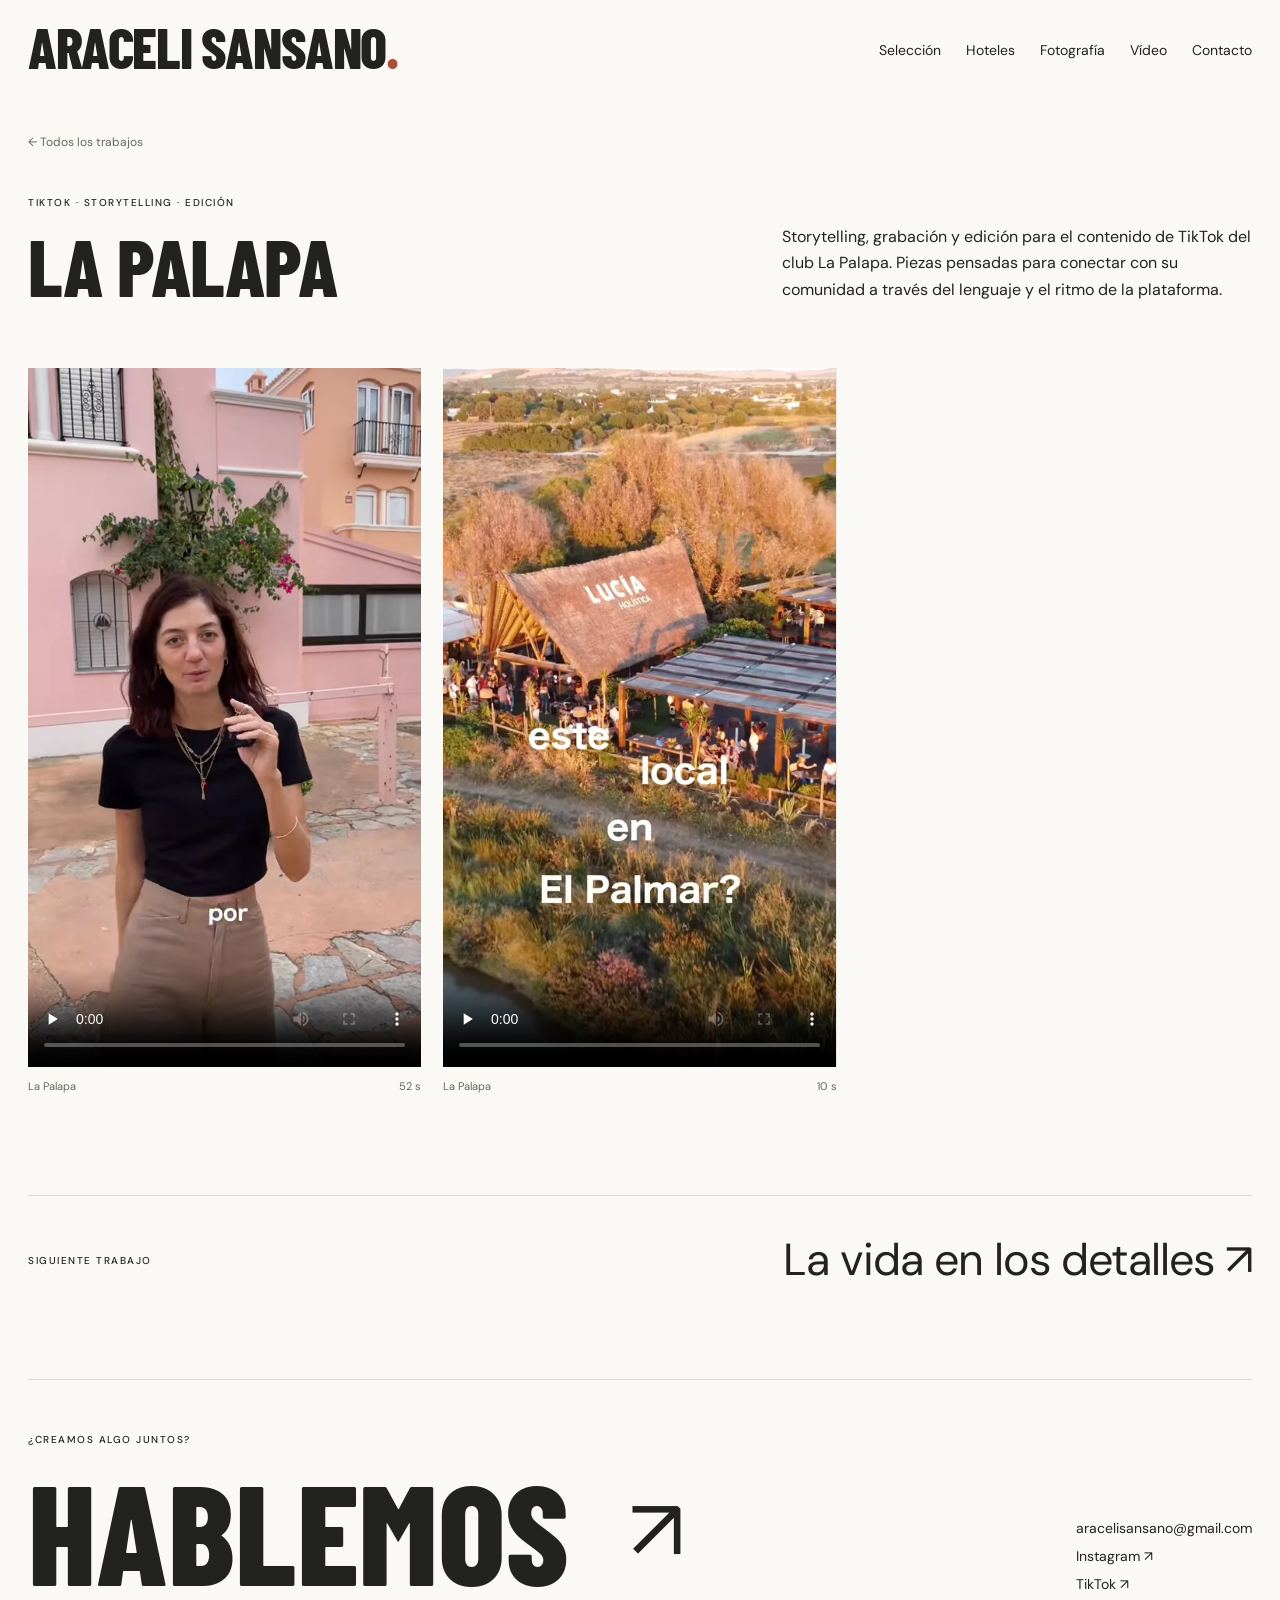
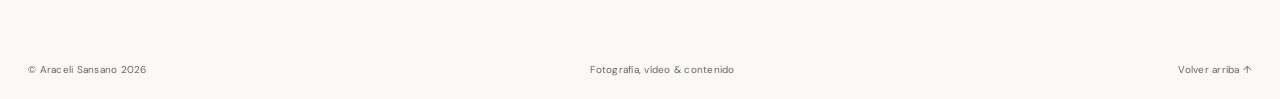
<file: site/proyectos/la-palapa.html>
<!doctype html>
<html lang="es"><head><meta charset="utf-8"><meta name="viewport" content="width=device-width, initial-scale=1">
<title>La Palapa — Araceli Sansano</title><meta name="description" content="Storytelling, grabación y edición para el contenido de TikTok del club La Palapa. Piezas pensadas para conectar con su comunidad a través del lenguaje y el ritmo de la plataforma.">
<meta name="theme-color" content="#faf9f6"><meta property="og:title" content="La Palapa — Araceli Sansano">
<meta property="og:description" content="Storytelling, grabación y edición para el contenido de TikTok del club La Palapa. Piezas pensadas para conectar con su comunidad a través del lenguaje y el ritmo de la plataforma."><meta property="og:type" content="website">
<meta property="og:image" content="https://jmf3192.github.io/seliweb/assets/images/MAGwtpu_GCA-1280.webp">
<link rel="icon" href="../assets/favicon.svg" type="image/svg+xml">
<link rel="preload" href="../assets/fonts/barlow-condensed-800.ttf" as="font" type="font/ttf" crossorigin>
<link rel="stylesheet" href="../assets/style.css"><script src="../assets/main.js" defer></script></head>
<body class="project-page"><a class="skip" href="#contenido">Saltar al contenido</a>
<header class="header"><a class="wordmark" href="../index.html" aria-label="Araceli Sansano, inicio">ARACELI SANSANO<span class="brand-dot">.</span></a>
<nav aria-label="Navegación principal"><a href="../index.html" >Selección</a><a href="../hoteles.html" >Hoteles</a><a href="../fotografia.html" >Fotografía</a><a href="../video.html" >Vídeo</a><a href="../contacto.html" >Contacto</a></nav></header>
<main id="contenido"><a class="back-link" href="../index.html">← Todos los trabajos</a><section class="project-intro"><div><span class="eyebrow">TikTok · Storytelling · Edición</span><h1>La Palapa</h1></div><p>Storytelling, grabación y edición para el contenido de TikTok del club La Palapa. Piezas pensadas para conectar con su comunidad a través del lenguaje y el ritmo de la plataforma.</p></section><div class="gallery"></div><div class="video-grid"><figure class="video-item "><video controls playsinline preload="none" poster="../assets/images/VAG6exc3aSY-poster.webp" width="576" height="1024" aria-label="La Palapa, vídeo 1"><source src="../assets/video/VAG6exc3aSY.mp4" type="video/mp4"><a href="../assets/video/VAG6exc3aSY.mp4">Abrir vídeo</a></video><figcaption><span>La Palapa</span><span>52 s</span></figcaption></figure><figure class="video-item "><video controls playsinline preload="none" poster="../assets/images/VAG6e-8IS88-poster.webp" width="576" height="1024" aria-label="La Palapa, vídeo 2"><source src="../assets/video/VAG6e-8IS88.mp4" type="video/mp4"><a href="../assets/video/VAG6e-8IS88.mp4">Abrir vídeo</a></video><figcaption><span>La Palapa</span><span>10 s</span></figcaption></figure></div><a class="next-project" href="vida-en-los-detalles.html"><span class="eyebrow">SIGUIENTE TRABAJO</span><span>La vida en los detalles ↗</span></a></main>
<footer class="footer"><div class="footer-top"><div><span class="eyebrow">¿CREAMOS ALGO JUNTOS?</span><a class="contact-cta" href="mailto:aracelisansano@gmail.com">Hablemos<span aria-hidden="true">↗</span></a></div>
<div class="footer-links"><a href="mailto:aracelisansano@gmail.com">aracelisansano@gmail.com</a><a href="https://www.instagram.com/aracelisansano/" target="_blank" rel="noopener noreferrer">Instagram ↗</a><a href="https://www.tiktok.com/@aracelisansano" target="_blank" rel="noopener noreferrer">TikTok ↗</a></div></div>
<div class="footer-bottom"><span>© Araceli Sansano <span data-year>2026</span></span><span>Fotografía, vídeo & contenido</span><a href="#">Volver arriba ↑</a></div></footer>
<dialog class="lightbox" aria-label="Visor de fotografías"><div class="lightbox-bar"><span class="lightbox-count" aria-live="polite"></span><button class="lightbox-close" type="button" aria-label="Cerrar visor">Cerrar ×</button></div><div class="lightbox-stage"><button class="lightbox-prev" type="button" aria-label="Fotografía anterior">←</button><img class="lightbox-image" alt=""><button class="lightbox-next" type="button" aria-label="Fotografía siguiente">→</button></div><p class="lightbox-caption"></p></dialog>
</body></html>
</file>
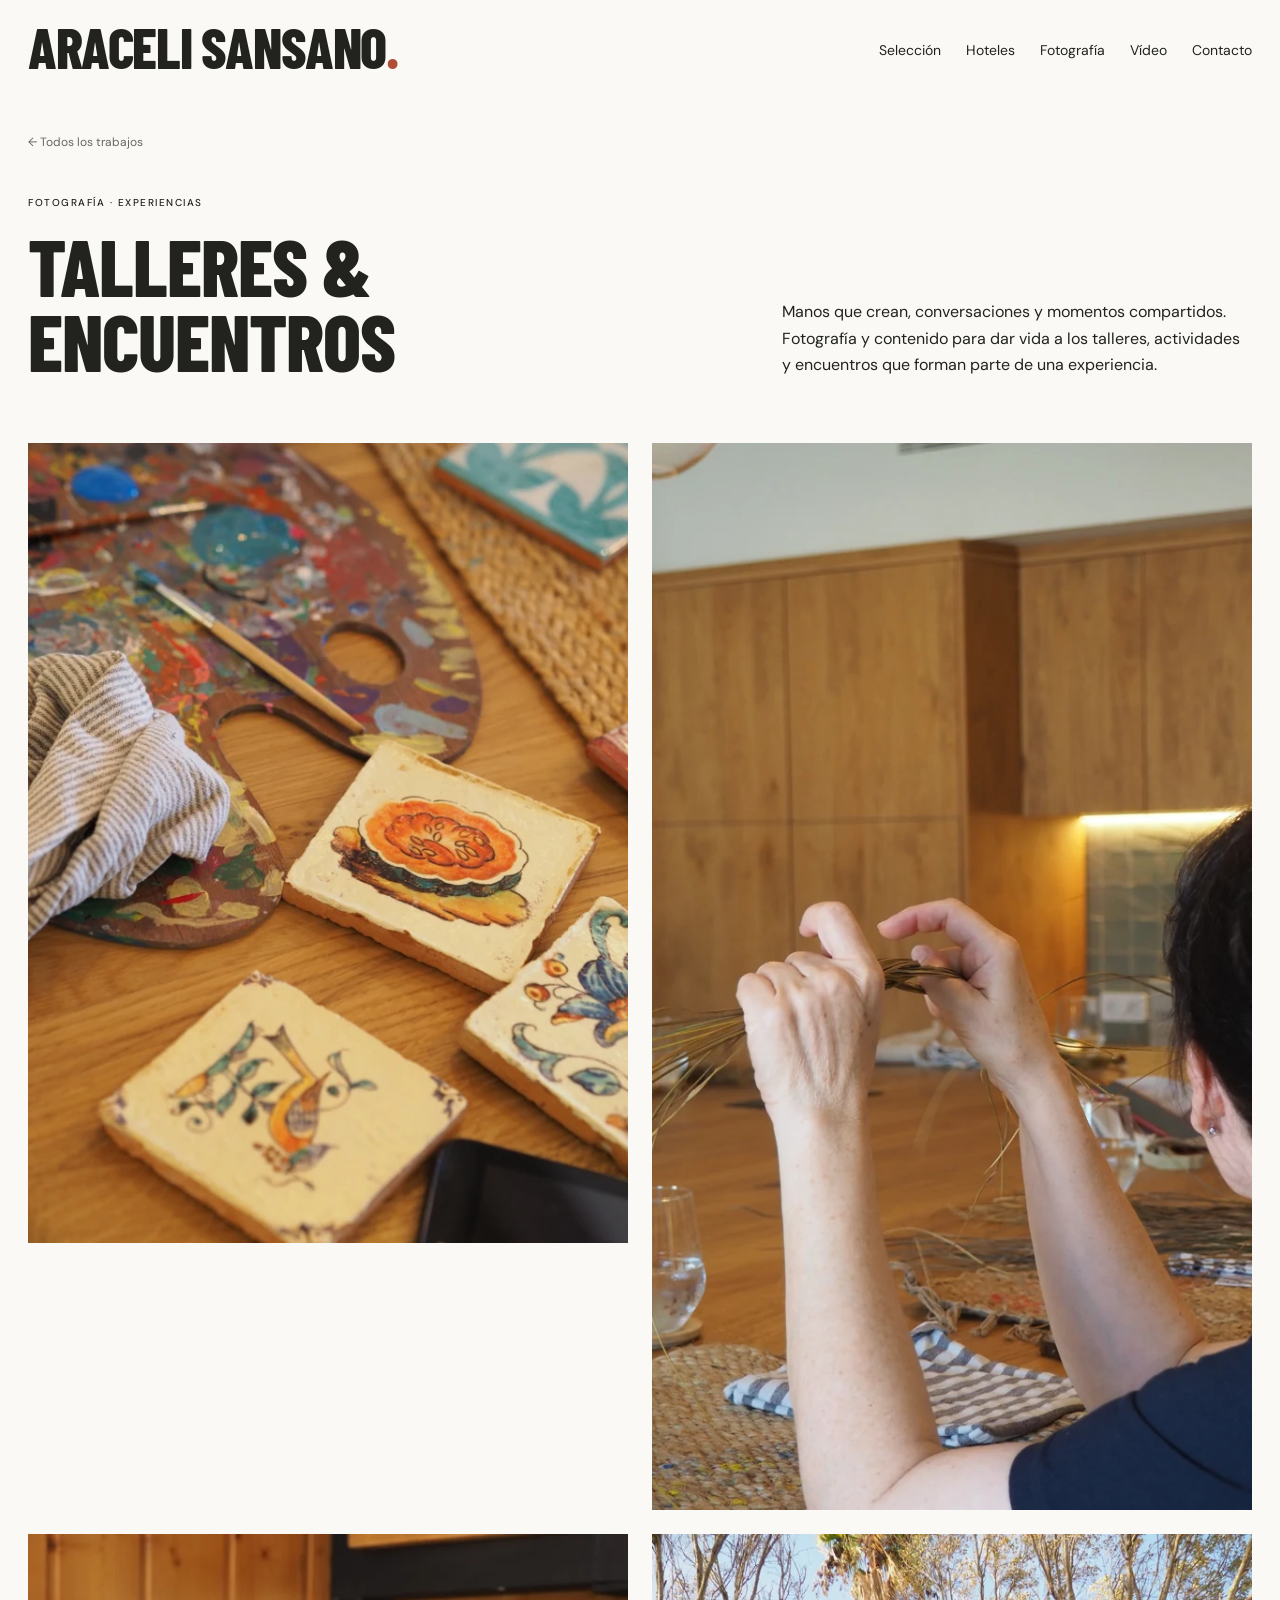
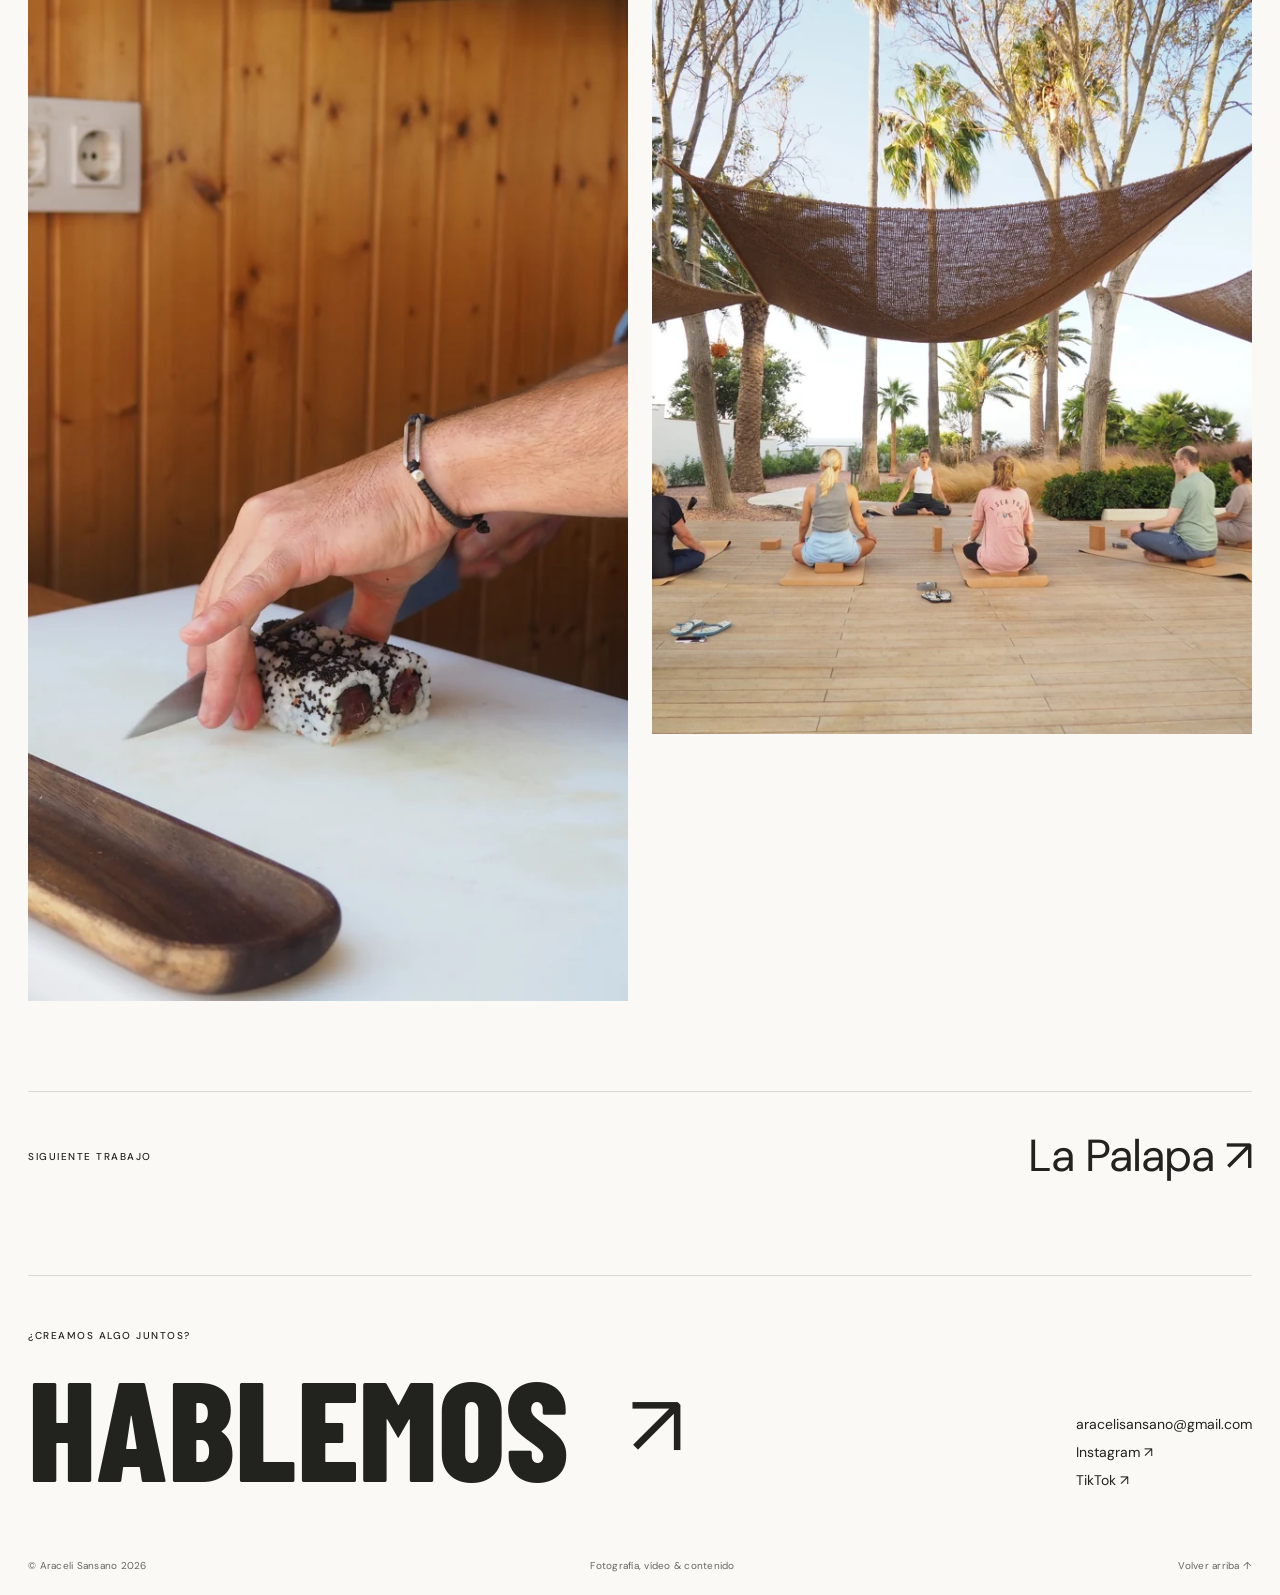
<file: site/proyectos/talleres-y-encuentros.html>
<!doctype html>
<html lang="es"><head><meta charset="utf-8"><meta name="viewport" content="width=device-width, initial-scale=1">
<title>Talleres &amp; encuentros — Araceli Sansano</title><meta name="description" content="Manos que crean, conversaciones y momentos compartidos. Fotografía y contenido para dar vida a los talleres, actividades y encuentros que forman parte de una experiencia.">
<meta name="theme-color" content="#faf9f6"><meta property="og:title" content="Talleres &amp; encuentros — Araceli Sansano">
<meta property="og:description" content="Manos que crean, conversaciones y momentos compartidos. Fotografía y contenido para dar vida a los talleres, actividades y encuentros que forman parte de una experiencia."><meta property="og:type" content="website">
<meta property="og:image" content="https://jmf3192.github.io/seliweb/assets/images/MAGwtpu_GCA-1280.webp">
<link rel="icon" href="../assets/favicon.svg" type="image/svg+xml">
<link rel="preload" href="../assets/fonts/barlow-condensed-800.ttf" as="font" type="font/ttf" crossorigin>
<link rel="stylesheet" href="../assets/style.css"><script src="../assets/main.js" defer></script></head>
<body class="project-page"><a class="skip" href="#contenido">Saltar al contenido</a>
<header class="header"><a class="wordmark" href="../index.html" aria-label="Araceli Sansano, inicio">ARACELI SANSANO<span class="brand-dot">.</span></a>
<nav aria-label="Navegación principal"><a href="../index.html" >Selección</a><a href="../hoteles.html" >Hoteles</a><a href="../fotografia.html" >Fotografía</a><a href="../video.html" >Vídeo</a><a href="../contacto.html" >Contacto</a></nav></header>
<main id="contenido"><a class="back-link" href="../index.html">← Todos los trabajos</a><section class="project-intro"><div><span class="eyebrow">Fotografía · Experiencias</span><h1>Talleres &amp; encuentros</h1></div><p>Manos que crean, conversaciones y momentos compartidos. Fotografía y contenido para dar vida a los talleres, actividades y encuentros que forman parte de una experiencia.</p></section><div class="gallery"><a class="gallery-item" href="../assets/images/MAHJ2GgyURk-1920.webp" data-lightbox data-caption="Talleres &amp; encuentros — fotografía 1" aria-label="Ampliar: Talleres &amp; encuentros — fotografía 1"><img class="" src="../assets/images/MAHJ2GgyURk-1280.webp"
      srcset="../assets/images/MAHJ2GgyURk-640.webp 640w, ../assets/images/MAHJ2GgyURk-1280.webp 1280w, ../assets/images/MAHJ2GgyURk-1920.webp 1800w"
      sizes="(max-width: 700px) 100vw, 50vw" width="1800" height="2400"
      alt="Talleres &amp; encuentros — fotografía 1" loading="eager" fetchpriority="high" decoding="async"><span aria-hidden="true">↗</span></a><a class="gallery-item" href="../assets/images/MAHJ2FrHFO4-1920.webp" data-lightbox data-caption="Talleres &amp; encuentros — fotografía 2" aria-label="Ampliar: Talleres &amp; encuentros — fotografía 2"><img class="" src="../assets/images/MAHJ2FrHFO4-1280.webp"
      srcset="../assets/images/MAHJ2FrHFO4-640.webp 640w, ../assets/images/MAHJ2FrHFO4-1280.webp 1280w, ../assets/images/MAHJ2FrHFO4-1920.webp 1350w"
      sizes="(max-width: 700px) 100vw, 50vw" width="1350" height="2400"
      alt="Talleres &amp; encuentros — fotografía 2" loading="eager" fetchpriority="high" decoding="async"><span aria-hidden="true">↗</span></a><a class="gallery-item" href="../assets/images/MAHJ2B31xas-1920.webp" data-lightbox data-caption="Talleres &amp; encuentros — fotografía 3" aria-label="Ampliar: Talleres &amp; encuentros — fotografía 3"><img class="" src="../assets/images/MAHJ2B31xas-1280.webp"
      srcset="../assets/images/MAHJ2B31xas-640.webp 640w, ../assets/images/MAHJ2B31xas-1280.webp 1280w, ../assets/images/MAHJ2B31xas-1920.webp 1350w"
      sizes="(max-width: 700px) 100vw, 50vw" width="1350" height="2400"
      alt="Talleres &amp; encuentros — fotografía 3" loading="lazy"  decoding="async"><span aria-hidden="true">↗</span></a><a class="gallery-item" href="../assets/images/MAHJ2KP37bM-1920.webp" data-lightbox data-caption="Talleres &amp; encuentros — fotografía 4" aria-label="Ampliar: Talleres &amp; encuentros — fotografía 4"><img class="" src="../assets/images/MAHJ2KP37bM-1280.webp"
      srcset="../assets/images/MAHJ2KP37bM-640.webp 640w, ../assets/images/MAHJ2KP37bM-1280.webp 1280w, ../assets/images/MAHJ2KP37bM-1920.webp 1800w"
      sizes="(max-width: 700px) 100vw, 50vw" width="1800" height="2400"
      alt="Talleres &amp; encuentros — fotografía 4" loading="lazy"  decoding="async"><span aria-hidden="true">↗</span></a></div><a class="next-project" href="la-palapa.html"><span class="eyebrow">SIGUIENTE TRABAJO</span><span>La Palapa ↗</span></a></main>
<footer class="footer"><div class="footer-top"><div><span class="eyebrow">¿CREAMOS ALGO JUNTOS?</span><a class="contact-cta" href="mailto:aracelisansano@gmail.com">Hablemos<span aria-hidden="true">↗</span></a></div>
<div class="footer-links"><a href="mailto:aracelisansano@gmail.com">aracelisansano@gmail.com</a><a href="https://www.instagram.com/aracelisansano/" target="_blank" rel="noopener noreferrer">Instagram ↗</a><a href="https://www.tiktok.com/@aracelisansano" target="_blank" rel="noopener noreferrer">TikTok ↗</a></div></div>
<div class="footer-bottom"><span>© Araceli Sansano <span data-year>2026</span></span><span>Fotografía, vídeo & contenido</span><a href="#">Volver arriba ↑</a></div></footer>
<dialog class="lightbox" aria-label="Visor de fotografías"><div class="lightbox-bar"><span class="lightbox-count" aria-live="polite"></span><button class="lightbox-close" type="button" aria-label="Cerrar visor">Cerrar ×</button></div><div class="lightbox-stage"><button class="lightbox-prev" type="button" aria-label="Fotografía anterior">←</button><img class="lightbox-image" alt=""><button class="lightbox-next" type="button" aria-label="Fotografía siguiente">→</button></div><p class="lightbox-caption"></p></dialog>
</body></html>
</file>
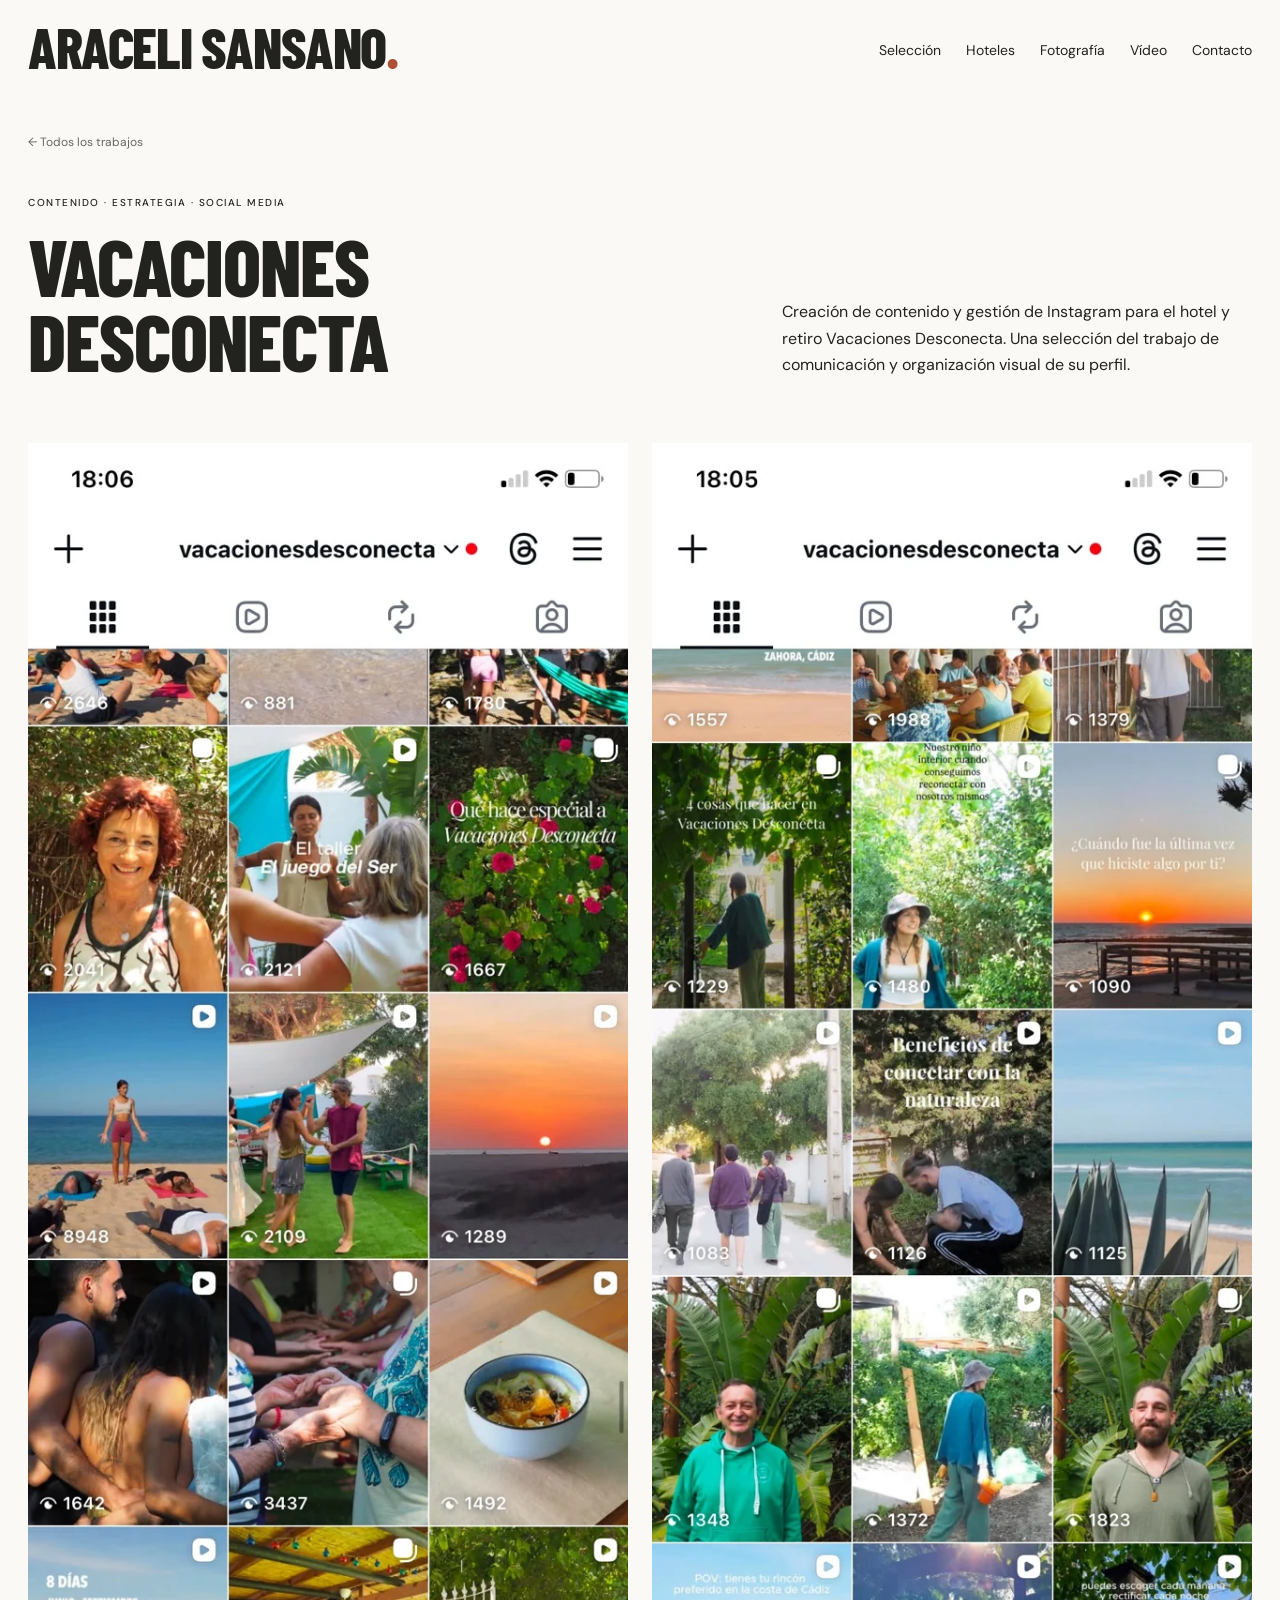
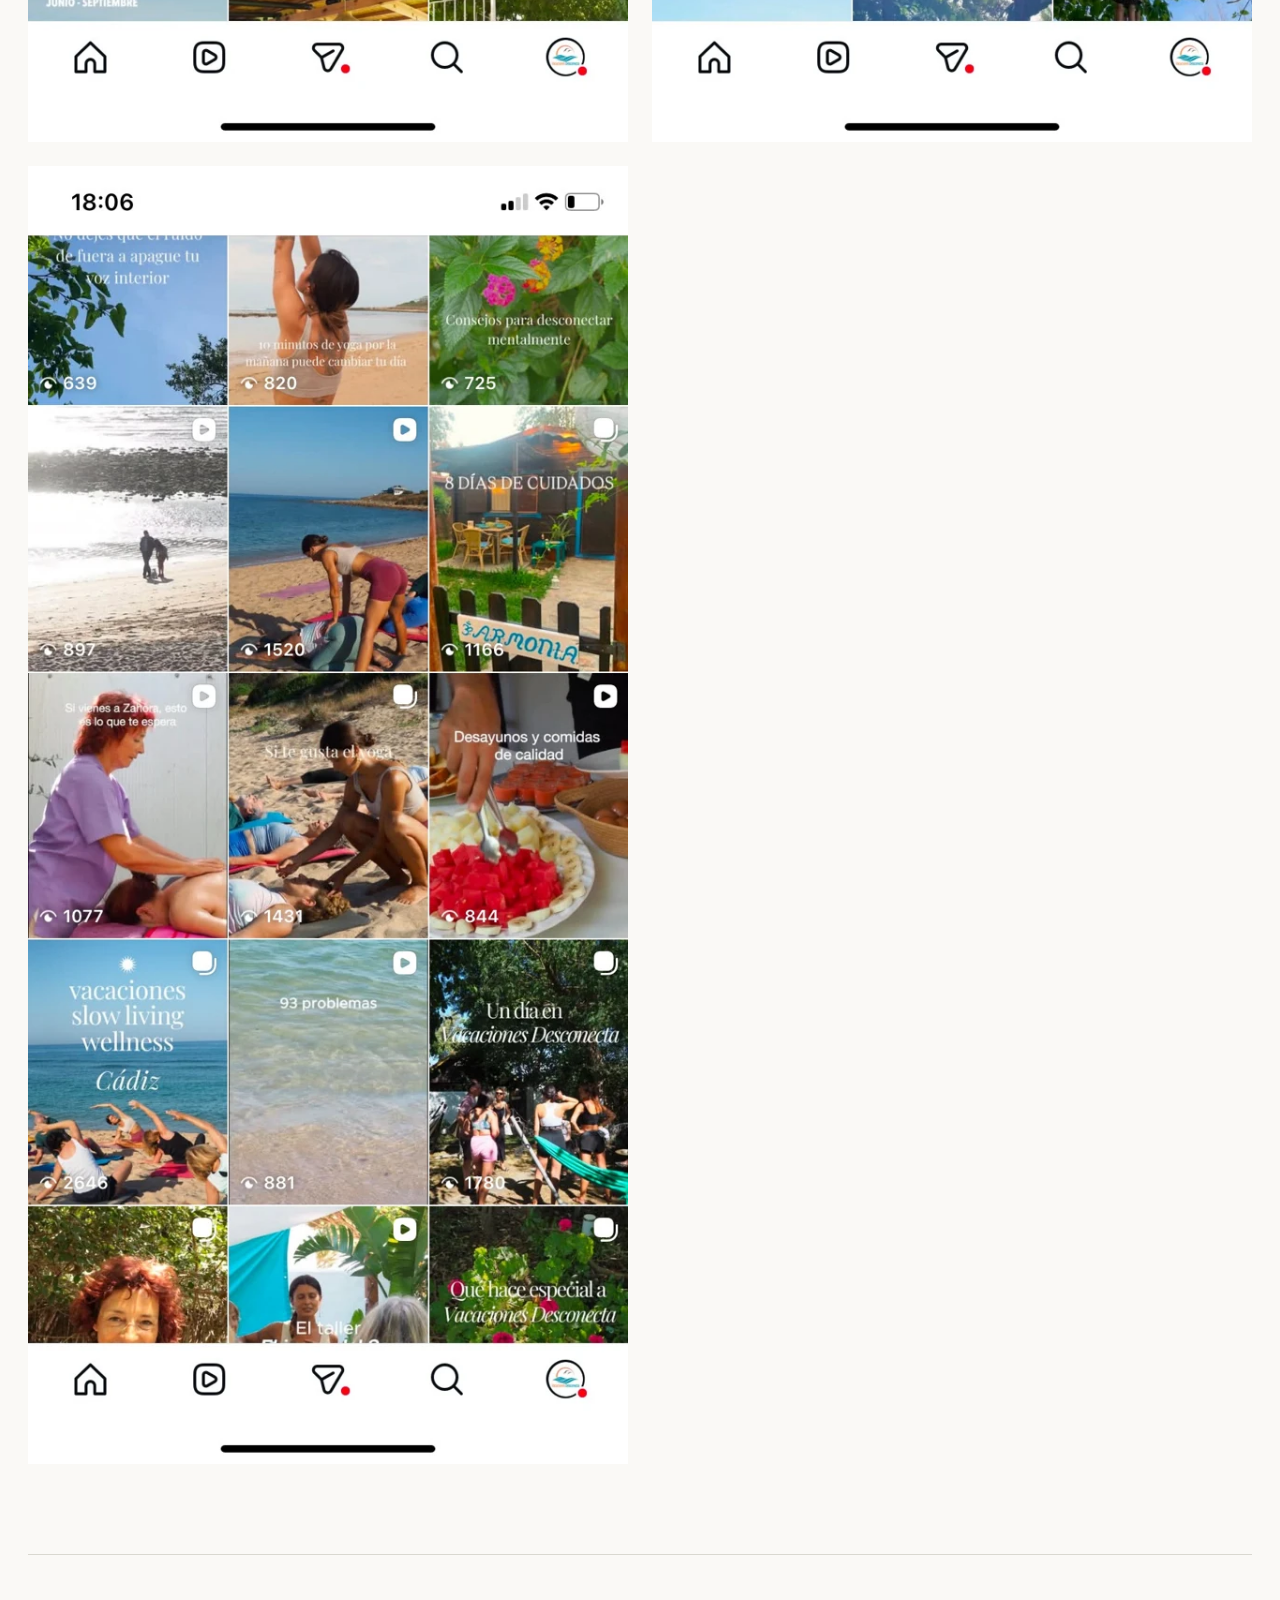
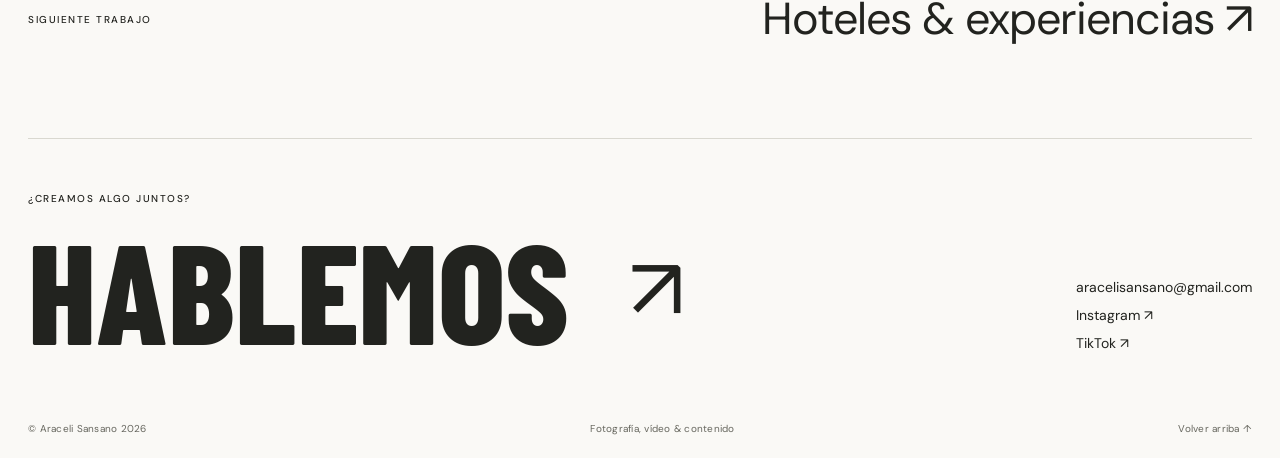
<file: site/proyectos/vacaciones-desconecta.html>
<!doctype html>
<html lang="es"><head><meta charset="utf-8"><meta name="viewport" content="width=device-width, initial-scale=1">
<title>Vacaciones Desconecta — Araceli Sansano</title><meta name="description" content="Creación de contenido y gestión de Instagram para el hotel y retiro Vacaciones Desconecta. Una selección del trabajo de comunicación y organización visual de su perfil.">
<meta name="theme-color" content="#faf9f6"><meta property="og:title" content="Vacaciones Desconecta — Araceli Sansano">
<meta property="og:description" content="Creación de contenido y gestión de Instagram para el hotel y retiro Vacaciones Desconecta. Una selección del trabajo de comunicación y organización visual de su perfil."><meta property="og:type" content="website">
<meta property="og:image" content="https://jmf3192.github.io/seliweb/assets/images/MAGwtpu_GCA-1280.webp">
<link rel="icon" href="../assets/favicon.svg" type="image/svg+xml">
<link rel="preload" href="../assets/fonts/barlow-condensed-800.ttf" as="font" type="font/ttf" crossorigin>
<link rel="stylesheet" href="../assets/style.css"><script src="../assets/main.js" defer></script></head>
<body class="project-page"><a class="skip" href="#contenido">Saltar al contenido</a>
<header class="header"><a class="wordmark" href="../index.html" aria-label="Araceli Sansano, inicio">ARACELI SANSANO<span class="brand-dot">.</span></a>
<nav aria-label="Navegación principal"><a href="../index.html" >Selección</a><a href="../hoteles.html" >Hoteles</a><a href="../fotografia.html" >Fotografía</a><a href="../video.html" >Vídeo</a><a href="../contacto.html" >Contacto</a></nav></header>
<main id="contenido"><a class="back-link" href="../index.html">← Todos los trabajos</a><section class="project-intro"><div><span class="eyebrow">Contenido · Estrategia · Social media</span><h1>Vacaciones Desconecta</h1></div><p>Creación de contenido y gestión de Instagram para el hotel y retiro Vacaciones Desconecta. Una selección del trabajo de comunicación y organización visual de su perfil.</p></section><div class="gallery"><a class="gallery-item" href="../assets/images/MAG6efnj5fE-1920.webp" data-lightbox data-caption="Vacaciones Desconecta — fotografía 1" aria-label="Ampliar: Vacaciones Desconecta — fotografía 1"><img class="" src="../assets/images/MAG6efnj5fE-1280.webp"
      srcset="../assets/images/MAG6efnj5fE-640.webp 640w, ../assets/images/MAG6efnj5fE-1280.webp 828w, ../assets/images/MAG6efnj5fE-1920.webp 828w"
      sizes="(max-width: 700px) 100vw, 50vw" width="828" height="1792"
      alt="Vacaciones Desconecta — fotografía 1" loading="eager" fetchpriority="high" decoding="async"><span aria-hidden="true">↗</span></a><a class="gallery-item" href="../assets/images/MAG6eekUOxw-1920.webp" data-lightbox data-caption="Vacaciones Desconecta — fotografía 2" aria-label="Ampliar: Vacaciones Desconecta — fotografía 2"><img class="" src="../assets/images/MAG6eekUOxw-1280.webp"
      srcset="../assets/images/MAG6eekUOxw-640.webp 640w, ../assets/images/MAG6eekUOxw-1280.webp 828w, ../assets/images/MAG6eekUOxw-1920.webp 828w"
      sizes="(max-width: 700px) 100vw, 50vw" width="828" height="1792"
      alt="Vacaciones Desconecta — fotografía 2" loading="eager" fetchpriority="high" decoding="async"><span aria-hidden="true">↗</span></a><a class="gallery-item" href="../assets/images/MAG6eeMXvBU-1920.webp" data-lightbox data-caption="Vacaciones Desconecta — fotografía 3" aria-label="Ampliar: Vacaciones Desconecta — fotografía 3"><img class="" src="../assets/images/MAG6eeMXvBU-1280.webp"
      srcset="../assets/images/MAG6eeMXvBU-640.webp 640w, ../assets/images/MAG6eeMXvBU-1280.webp 828w, ../assets/images/MAG6eeMXvBU-1920.webp 828w"
      sizes="(max-width: 700px) 100vw, 50vw" width="828" height="1792"
      alt="Vacaciones Desconecta — fotografía 3" loading="lazy"  decoding="async"><span aria-hidden="true">↗</span></a></div><a class="next-project" href="hoteles-y-experiencias.html"><span class="eyebrow">SIGUIENTE TRABAJO</span><span>Hoteles &amp; experiencias ↗</span></a></main>
<footer class="footer"><div class="footer-top"><div><span class="eyebrow">¿CREAMOS ALGO JUNTOS?</span><a class="contact-cta" href="mailto:aracelisansano@gmail.com">Hablemos<span aria-hidden="true">↗</span></a></div>
<div class="footer-links"><a href="mailto:aracelisansano@gmail.com">aracelisansano@gmail.com</a><a href="https://www.instagram.com/aracelisansano/" target="_blank" rel="noopener noreferrer">Instagram ↗</a><a href="https://www.tiktok.com/@aracelisansano" target="_blank" rel="noopener noreferrer">TikTok ↗</a></div></div>
<div class="footer-bottom"><span>© Araceli Sansano <span data-year>2026</span></span><span>Fotografía, vídeo & contenido</span><a href="#">Volver arriba ↑</a></div></footer>
<dialog class="lightbox" aria-label="Visor de fotografías"><div class="lightbox-bar"><span class="lightbox-count" aria-live="polite"></span><button class="lightbox-close" type="button" aria-label="Cerrar visor">Cerrar ×</button></div><div class="lightbox-stage"><button class="lightbox-prev" type="button" aria-label="Fotografía anterior">←</button><img class="lightbox-image" alt=""><button class="lightbox-next" type="button" aria-label="Fotografía siguiente">→</button></div><p class="lightbox-caption"></p></dialog>
</body></html>
</file>
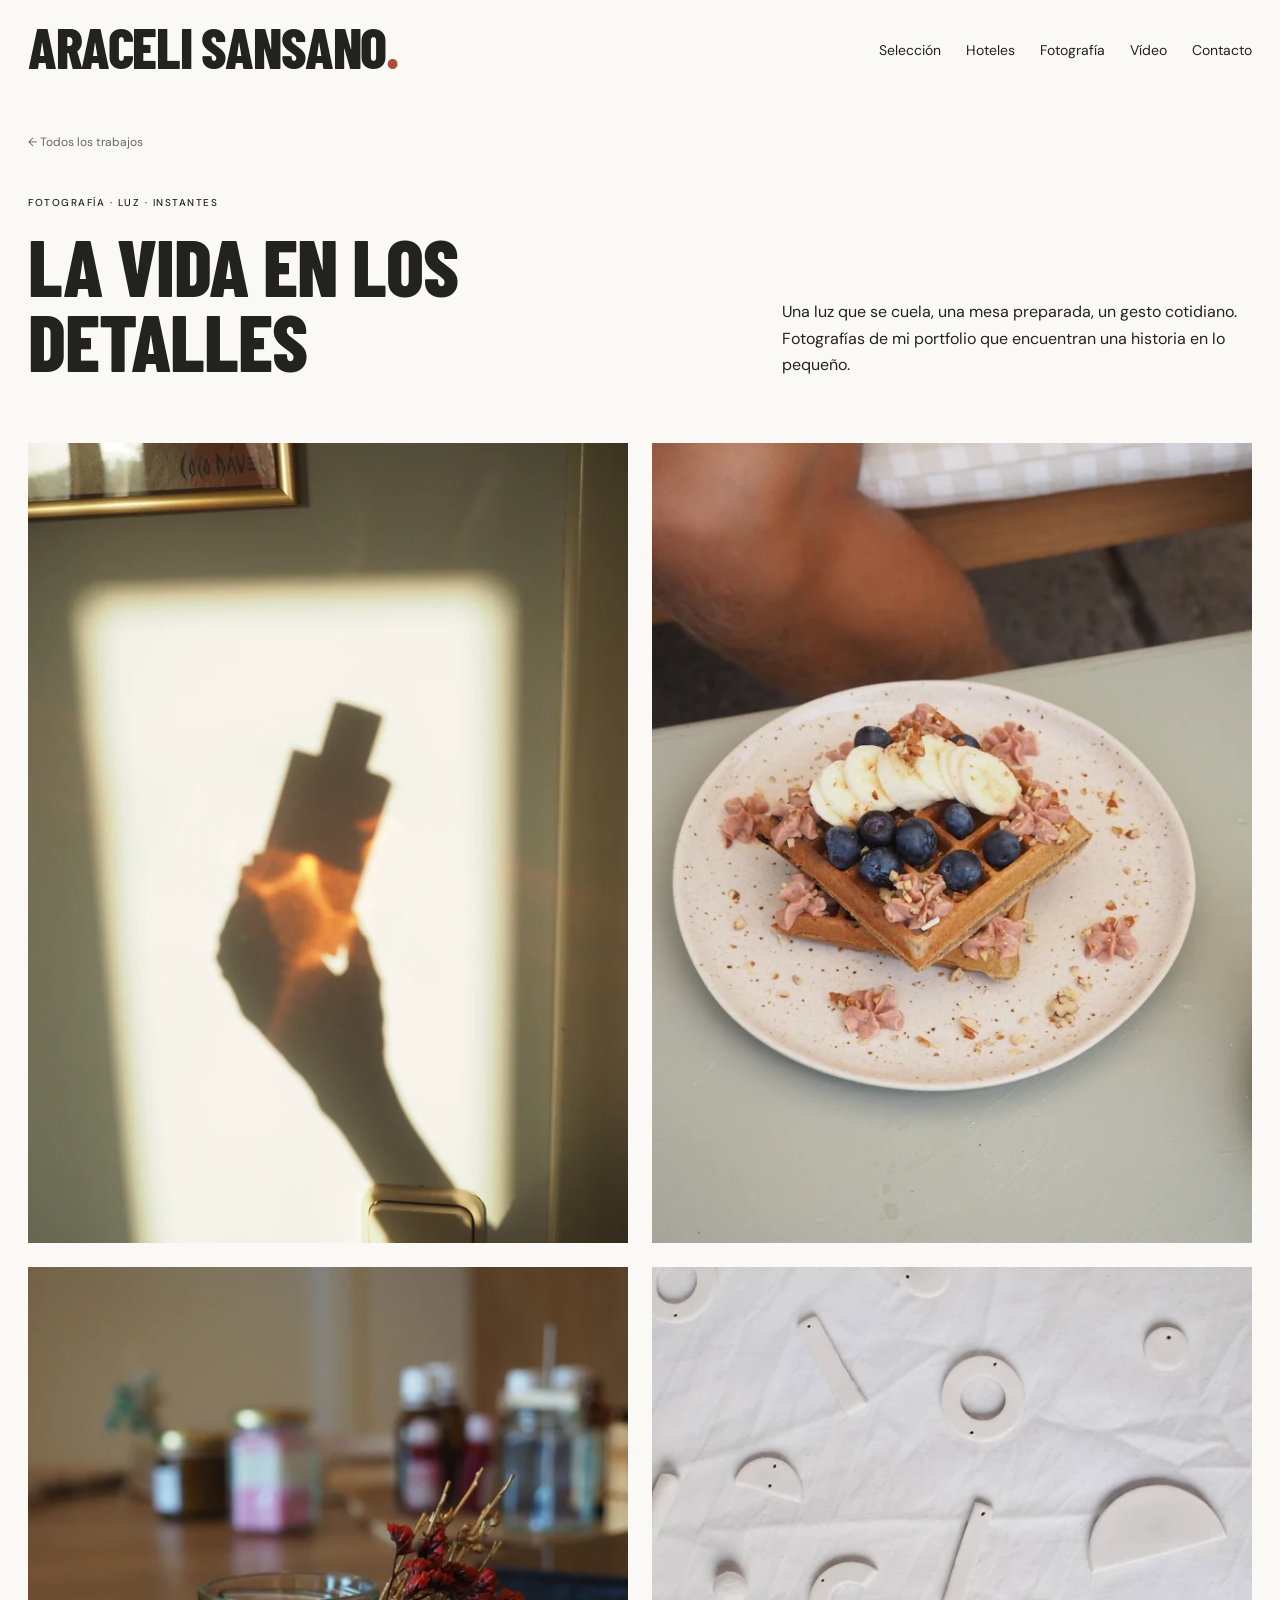
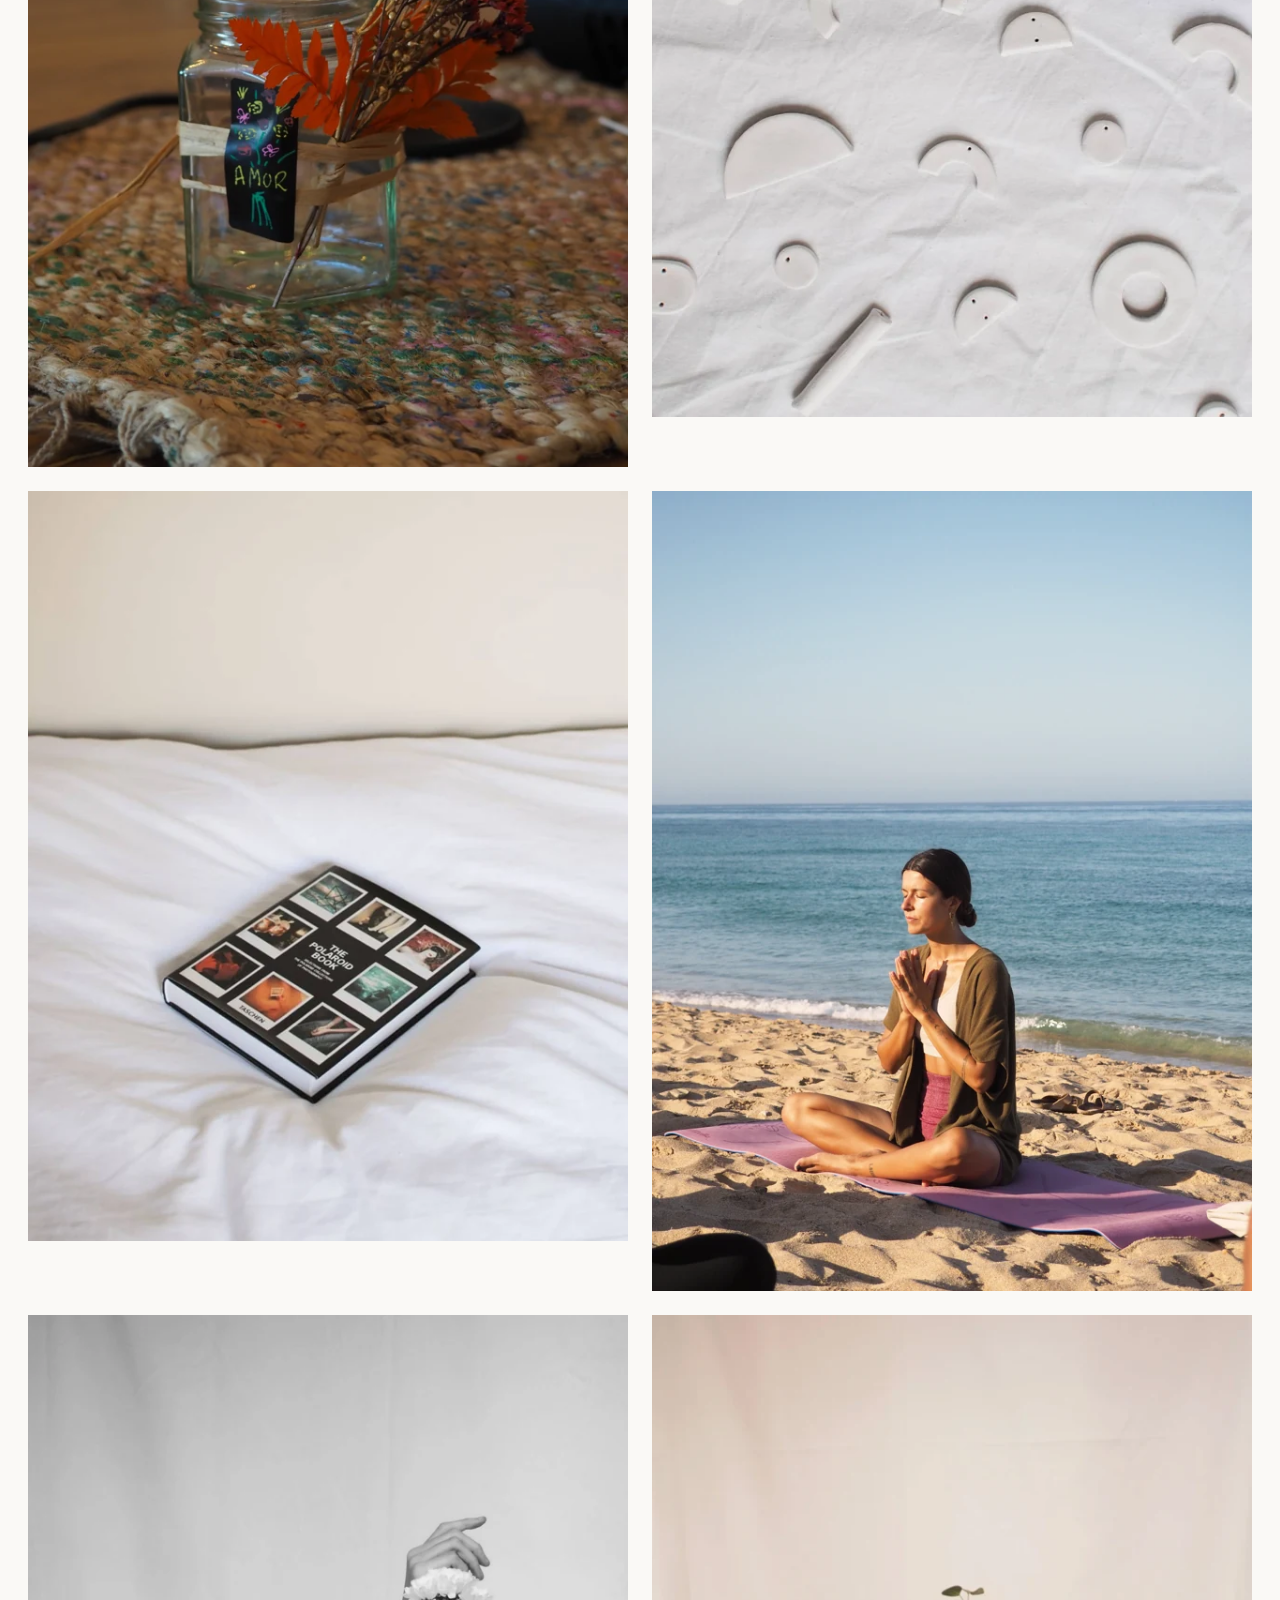
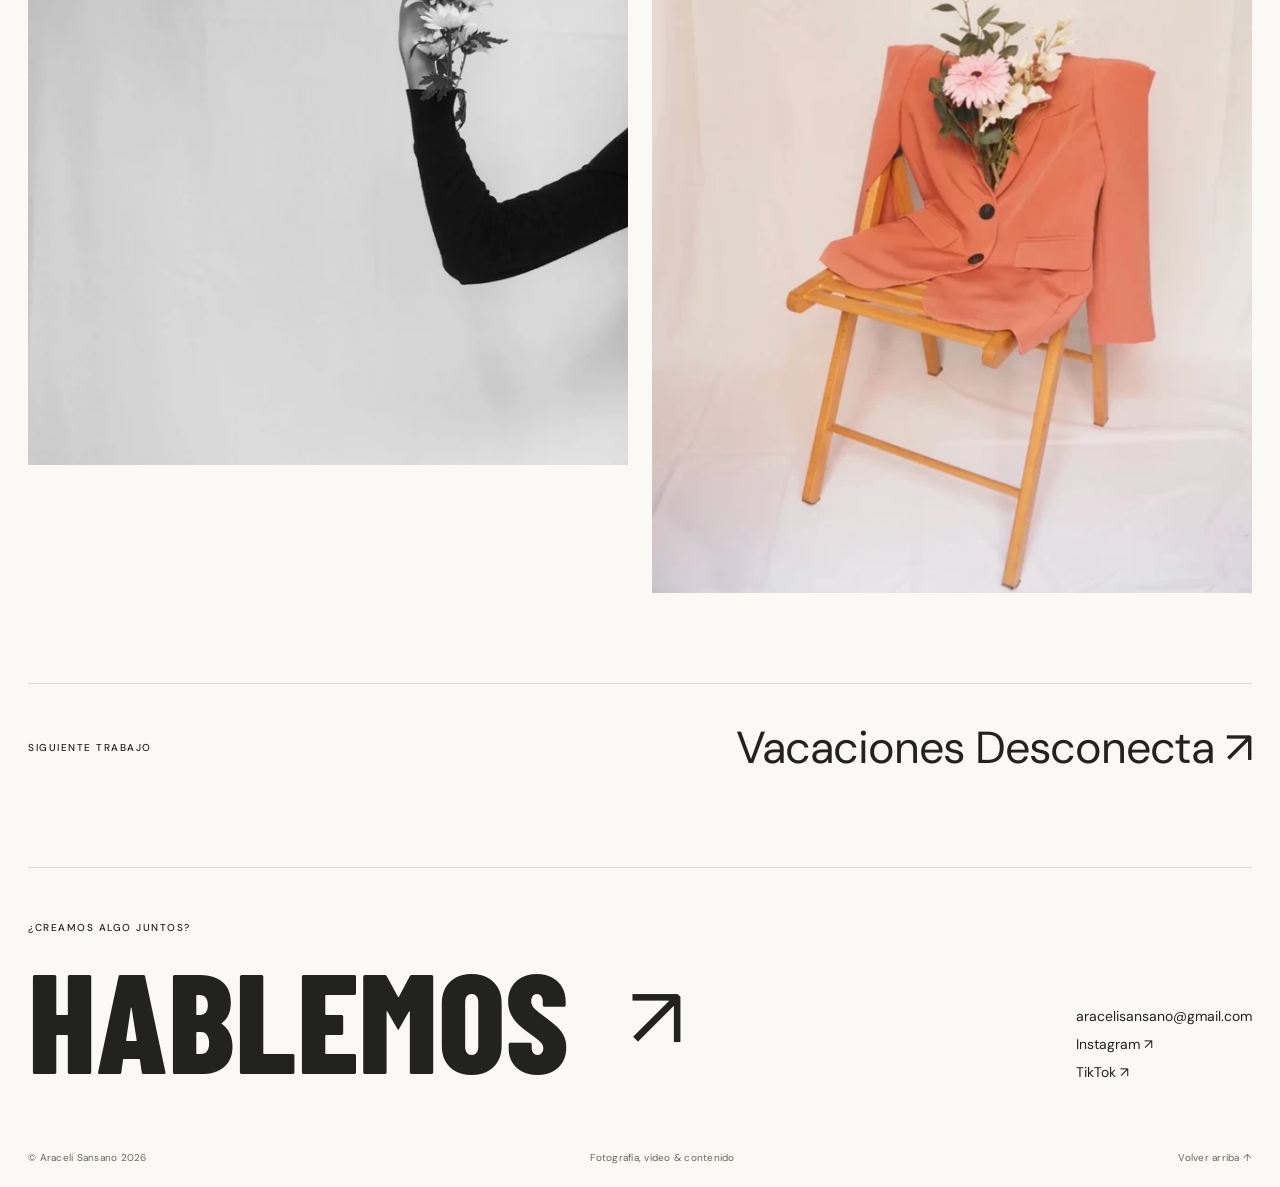
<file: site/proyectos/vida-en-los-detalles.html>
<!doctype html>
<html lang="es"><head><meta charset="utf-8"><meta name="viewport" content="width=device-width, initial-scale=1">
<title>La vida en los detalles — Araceli Sansano</title><meta name="description" content="Una luz que se cuela, una mesa preparada, un gesto cotidiano. Fotografías de mi portfolio que encuentran una historia en lo pequeño.">
<meta name="theme-color" content="#faf9f6"><meta property="og:title" content="La vida en los detalles — Araceli Sansano">
<meta property="og:description" content="Una luz que se cuela, una mesa preparada, un gesto cotidiano. Fotografías de mi portfolio que encuentran una historia en lo pequeño."><meta property="og:type" content="website">
<meta property="og:image" content="https://jmf3192.github.io/seliweb/assets/images/MAGwtpu_GCA-1280.webp">
<link rel="icon" href="../assets/favicon.svg" type="image/svg+xml">
<link rel="preload" href="../assets/fonts/barlow-condensed-800.ttf" as="font" type="font/ttf" crossorigin>
<link rel="stylesheet" href="../assets/style.css"><script src="../assets/main.js" defer></script></head>
<body class="project-page"><a class="skip" href="#contenido">Saltar al contenido</a>
<header class="header"><a class="wordmark" href="../index.html" aria-label="Araceli Sansano, inicio">ARACELI SANSANO<span class="brand-dot">.</span></a>
<nav aria-label="Navegación principal"><a href="../index.html" >Selección</a><a href="../hoteles.html" >Hoteles</a><a href="../fotografia.html" >Fotografía</a><a href="../video.html" >Vídeo</a><a href="../contacto.html" >Contacto</a></nav></header>
<main id="contenido"><a class="back-link" href="../index.html">← Todos los trabajos</a><section class="project-intro"><div><span class="eyebrow">Fotografía · Luz · Instantes</span><h1>La vida en los detalles</h1></div><p>Una luz que se cuela, una mesa preparada, un gesto cotidiano. Fotografías de mi portfolio que encuentran una historia en lo pequeño.</p></section><div class="gallery"><a class="gallery-item" href="../assets/images/MAG5OCy0MyI-1920.webp" data-lightbox data-caption="La vida en los detalles — fotografía 1" aria-label="Ampliar: La vida en los detalles — fotografía 1"><img class="" src="../assets/images/MAG5OCy0MyI-1280.webp"
      srcset="../assets/images/MAG5OCy0MyI-640.webp 640w, ../assets/images/MAG5OCy0MyI-1280.webp 1280w, ../assets/images/MAG5OCy0MyI-1920.webp 1800w"
      sizes="(max-width: 700px) 100vw, 50vw" width="1800" height="2400"
      alt="La vida en los detalles — fotografía 1" loading="eager" fetchpriority="high" decoding="async"><span aria-hidden="true">↗</span></a><a class="gallery-item" href="../assets/images/MAG5OLcSs08-1920.webp" data-lightbox data-caption="La vida en los detalles — fotografía 2" aria-label="Ampliar: La vida en los detalles — fotografía 2"><img class="" src="../assets/images/MAG5OLcSs08-1280.webp"
      srcset="../assets/images/MAG5OLcSs08-640.webp 640w, ../assets/images/MAG5OLcSs08-1280.webp 1280w, ../assets/images/MAG5OLcSs08-1920.webp 1800w"
      sizes="(max-width: 700px) 100vw, 50vw" width="1800" height="2400"
      alt="La vida en los detalles — fotografía 2" loading="eager" fetchpriority="high" decoding="async"><span aria-hidden="true">↗</span></a><a class="gallery-item" href="../assets/images/MAG5OIDavs0-1920.webp" data-lightbox data-caption="La vida en los detalles — fotografía 3" aria-label="Ampliar: La vida en los detalles — fotografía 3"><img class="" src="../assets/images/MAG5OIDavs0-1280.webp"
      srcset="../assets/images/MAG5OIDavs0-640.webp 640w, ../assets/images/MAG5OIDavs0-1280.webp 1280w, ../assets/images/MAG5OIDavs0-1920.webp 1800w"
      sizes="(max-width: 700px) 100vw, 50vw" width="1800" height="2400"
      alt="La vida en los detalles — fotografía 3" loading="lazy"  decoding="async"><span aria-hidden="true">↗</span></a><a class="gallery-item" href="../assets/images/MAG5OWMluWA-1920.webp" data-lightbox data-caption="La vida en los detalles — fotografía 4" aria-label="Ampliar: La vida en los detalles — fotografía 4"><img class="" src="../assets/images/MAG5OWMluWA-1280.webp"
      srcset="../assets/images/MAG5OWMluWA-640.webp 640w, ../assets/images/MAG5OWMluWA-1280.webp 1080w, ../assets/images/MAG5OWMluWA-1920.webp 1080w"
      sizes="(max-width: 700px) 100vw, 50vw" width="1080" height="1350"
      alt="La vida en los detalles — fotografía 4" loading="lazy"  decoding="async"><span aria-hidden="true">↗</span></a><a class="gallery-item" href="../assets/images/MAG5OQq2WWI-1920.webp" data-lightbox data-caption="La vida en los detalles — fotografía 5" aria-label="Ampliar: La vida en los detalles — fotografía 5"><img class="" src="../assets/images/MAG5OQq2WWI-1280.webp"
      srcset="../assets/images/MAG5OQq2WWI-640.webp 640w, ../assets/images/MAG5OQq2WWI-1280.webp 1080w, ../assets/images/MAG5OQq2WWI-1920.webp 1080w"
      sizes="(max-width: 700px) 100vw, 50vw" width="1080" height="1350"
      alt="La vida en los detalles — fotografía 5" loading="lazy"  decoding="async"><span aria-hidden="true">↗</span></a><a class="gallery-item" href="../assets/images/MAGwccjnGuM-1920.webp" data-lightbox data-caption="La vida en los detalles — fotografía 6" aria-label="Ampliar: La vida en los detalles — fotografía 6"><img class="" src="../assets/images/MAGwccjnGuM-1280.webp"
      srcset="../assets/images/MAGwccjnGuM-640.webp 640w, ../assets/images/MAGwccjnGuM-1280.webp 1280w, ../assets/images/MAGwccjnGuM-1920.webp 1800w"
      sizes="(max-width: 700px) 100vw, 50vw" width="1800" height="2400"
      alt="La vida en los detalles — fotografía 6" loading="lazy"  decoding="async"><span aria-hidden="true">↗</span></a><a class="gallery-item" href="../assets/images/MAGXmSo7cw4-1920.webp" data-lightbox data-caption="La vida en los detalles — fotografía 7" aria-label="Ampliar: La vida en los detalles — fotografía 7"><img class="" src="../assets/images/MAGXmSo7cw4-1280.webp"
      srcset="../assets/images/MAGXmSo7cw4-640.webp 640w, ../assets/images/MAGXmSo7cw4-1280.webp 1280w, ../assets/images/MAGXmSo7cw4-1920.webp 1440w"
      sizes="(max-width: 700px) 100vw, 50vw" width="1440" height="1800"
      alt="La vida en los detalles — fotografía 7" loading="lazy"  decoding="async"><span aria-hidden="true">↗</span></a><a class="gallery-item" href="../assets/images/MAGYU6kgFFs-1920.webp" data-lightbox data-caption="La vida en los detalles — fotografía 8" aria-label="Ampliar: La vida en los detalles — fotografía 8"><img class="" src="../assets/images/MAGYU6kgFFs-1280.webp"
      srcset="../assets/images/MAGYU6kgFFs-640.webp 640w, ../assets/images/MAGYU6kgFFs-1280.webp 820w, ../assets/images/MAGYU6kgFFs-1920.webp 820w"
      sizes="(max-width: 700px) 100vw, 50vw" width="820" height="1200"
      alt="La vida en los detalles — fotografía 8" loading="lazy"  decoding="async"><span aria-hidden="true">↗</span></a></div><a class="next-project" href="vacaciones-desconecta.html"><span class="eyebrow">SIGUIENTE TRABAJO</span><span>Vacaciones Desconecta ↗</span></a></main>
<footer class="footer"><div class="footer-top"><div><span class="eyebrow">¿CREAMOS ALGO JUNTOS?</span><a class="contact-cta" href="mailto:aracelisansano@gmail.com">Hablemos<span aria-hidden="true">↗</span></a></div>
<div class="footer-links"><a href="mailto:aracelisansano@gmail.com">aracelisansano@gmail.com</a><a href="https://www.instagram.com/aracelisansano/" target="_blank" rel="noopener noreferrer">Instagram ↗</a><a href="https://www.tiktok.com/@aracelisansano" target="_blank" rel="noopener noreferrer">TikTok ↗</a></div></div>
<div class="footer-bottom"><span>© Araceli Sansano <span data-year>2026</span></span><span>Fotografía, vídeo & contenido</span><a href="#">Volver arriba ↑</a></div></footer>
<dialog class="lightbox" aria-label="Visor de fotografías"><div class="lightbox-bar"><span class="lightbox-count" aria-live="polite"></span><button class="lightbox-close" type="button" aria-label="Cerrar visor">Cerrar ×</button></div><div class="lightbox-stage"><button class="lightbox-prev" type="button" aria-label="Fotografía anterior">←</button><img class="lightbox-image" alt=""><button class="lightbox-next" type="button" aria-label="Fotografía siguiente">→</button></div><p class="lightbox-caption"></p></dialog>
</body></html>
</file>
<file: site/assets/style.css>
@font-face{font-family:Barlow;src:url('fonts/barlow-condensed-800.ttf') format('truetype');font-weight:800;font-display:swap}
@font-face{font-family:DM;src:url('fonts/dm-sans-400.ttf') format('truetype');font-weight:400;font-display:swap}
@font-face{font-family:DM;src:url('fonts/dm-sans-500.ttf') format('truetype');font-weight:500;font-display:swap}
@font-face{font-family:DM;src:url('fonts/dm-sans-600.ttf') format('truetype');font-weight:600;font-display:swap}
:root{--paper:#faf9f6;--ink:#22231f;--muted:#67675f;--accent:#ad4e35;--line:#d9d8d0;--space:28px}
*{box-sizing:border-box}html{scroll-behavior:smooth;scroll-padding-top:24px}body{margin:0;background:var(--paper);color:var(--ink);font-family:DM,Arial,sans-serif;font-size:15px;-webkit-font-smoothing:antialiased}a{color:inherit;text-decoration:none}button{font:inherit;color:inherit}img{display:block;max-width:100%;height:auto}button,a{-webkit-tap-highlight-color:transparent}a:focus-visible,button:focus-visible,video:focus-visible{outline:2px solid var(--accent);outline-offset:5px}::selection{background:#e3c5ad;color:#222}h1,h2,h3,p{margin:0}button{cursor:pointer}.skip{position:fixed;left:20px;top:-100px;z-index:100;background:var(--ink);color:white;padding:15px}.skip:focus{top:12px}.header{display:flex;align-items:center;justify-content:space-between;gap:32px;padding:22px var(--space) 26px}.wordmark{font-family:Barlow,Impact,sans-serif;font-size:clamp(34px,4.4vw,66px);font-weight:800;line-height:.9;white-space:nowrap;letter-spacing:-1.4px}.brand-dot{color:var(--accent)}.header nav{display:flex;gap:25px;align-items:center;padding-top:5px;font-size:14px;white-space:nowrap}.header nav a{padding:8px 0;position:relative}.header nav a:after{content:'';position:absolute;bottom:3px;left:0;right:0;height:1px;background:currentColor;transform:scaleX(0);transform-origin:left;transition:transform .2s}.header nav a:hover:after,.header nav a[aria-current]:after{transform:scaleX(1)}main{padding:0 var(--space)}.section-kicker{display:flex;align-items:center;justify-content:space-between;gap:15px;margin:24px 0 20px}.section-kicker h1{font-weight:400;font-size:15px}.section-kicker>span,.eyebrow{font-size:10px;letter-spacing:1.5px;font-weight:500;text-transform:uppercase}.section-kicker>span{color:var(--muted)}.project-grid{display:grid;grid-template-columns:repeat(2,minmax(0,1fr));column-gap:26px;row-gap:58px}.project-card.featured{grid-column:1/-1}.project-visual{overflow:hidden;position:relative;background:#eae8e1;aspect-ratio:4/4.5}.project-visual>img{width:100%;height:100%;object-fit:cover;transition:transform .65s cubic-bezier(.2,.6,.3,1)}.project-visual.paired{display:grid;grid-template-columns:1fr 1fr;gap:12px;aspect-ratio:auto;background:transparent;height:min(72vw,740px)}.paired>img{min-width:0;object-position:center}.project-link:hover .project-visual>img{transform:scale(1.025)}.project-caption{display:grid;grid-template-columns:1fr 30px;gap:8px;padding-top:17px;align-items:start}.project-caption h2{font-size:17px;font-weight:500;letter-spacing:.15px;text-transform:uppercase}.project-caption p{font-size:12px;color:var(--muted);margin-top:5px}.project-arrow{font-size:25px;line-height:1;justify-self:end;transition:transform .2s}.project-link:hover .project-arrow{transform:translate(2px,-2px)}.play-badge{position:absolute;bottom:22px;left:22px;color:white;background:#2228;backdrop-filter:blur(12px);font-size:10px;letter-spacing:1.8px;padding:13px 17px;border:1px solid #ffffff70}.project-card:nth-child(6):last-child{grid-column:1/-1;width:66%;justify-self:center;margin-top:20px}.project-card:nth-child(6):last-child .project-visual{aspect-ratio:4/3}.about-preview{display:grid;grid-template-columns:1fr 1fr;gap:30px;border-top:1px solid var(--line);margin-top:115px;padding:60px 0 105px}.about-preview h2{font-size:clamp(32px,4.2vw,60px);line-height:1.04;font-weight:400;letter-spacing:-2px}.about-preview p{max-width:480px;font-size:17px;line-height:1.65;margin:25px 0}.text-link{display:inline-block;border-bottom:1px solid var(--ink);padding-bottom:6px;font-size:14px}.text-link:hover{color:var(--accent);border-color:var(--accent)}.footer{margin:0 var(--space);border-top:1px solid var(--line);padding:48px 0 23px}.footer-top{display:flex;justify-content:space-between;align-items:flex-end;gap:25px;padding-bottom:62px}.contact-cta{display:flex;gap:60px;align-items:center;font-family:Barlow,Impact,sans-serif;font-size:clamp(65px,11vw,150px);text-transform:uppercase;line-height:1;margin-top:12px}.contact-cta>span{font-family:DM,Arial,sans-serif;font-size:.62em;font-weight:400;transition:transform .2s}.contact-cta:hover>span{transform:translate(5px,-5px)}.footer-links{display:flex;flex-direction:column;align-items:flex-start;gap:10px;padding-bottom:8px;font-size:14px}.footer-links a:hover{text-decoration:underline}.footer-bottom{display:flex;justify-content:space-between;gap:18px;font-size:10px;color:var(--muted);letter-spacing:.25px}.category-heading{padding:60px 0 65px}.category-heading h1{font-family:Barlow,Impact,sans-serif;font-weight:800;font-size:clamp(50px,7vw,105px);text-transform:uppercase;line-height:1;margin:12px 0 16px;letter-spacing:-1px}.category-heading p{font-size:17px;color:var(--muted)}body:not(:has(.about-preview)) .footer{margin-top:90px}.back-link{display:inline-block;font-size:12px;margin-top:35px;color:var(--muted)}.back-link:hover{color:var(--ink)}.project-intro{display:grid;grid-template-columns:1fr 1fr;gap:40px;padding:40px 0 65px;align-items:end}.project-intro h1{font-family:Barlow,Impact,sans-serif;font-size:clamp(48px,6.2vw,90px);line-height:.95;text-transform:uppercase;max-width:650px;font-weight:800;letter-spacing:-1px;margin-top:17px}.project-intro>p{max-width:470px;justify-self:end;font-size:16px;line-height:1.65}.gallery{display:grid;grid-template-columns:1fr 1fr;gap:24px;align-items:start}.gallery:empty{display:none}.gallery-item{position:relative;display:block;overflow:hidden}.gallery-item>img{width:100%;height:auto}.gallery-item>span{position:absolute;bottom:12px;right:12px;background:var(--paper);width:32px;height:32px;text-align:center;line-height:32px;border-radius:50%;opacity:0;transition:opacity .2s}.gallery-item:hover>span,.gallery-item:focus-visible>span{opacity:1}.video-grid{display:grid;grid-template-columns:repeat(3,minmax(0,1fr));gap:30px 22px;align-items:start}.video-item{margin:0}.video-item video{display:block;width:100%;height:auto;background:#e9e7df;max-height:85vh;object-fit:contain}.video-item.landscape{grid-column:span 2}.video-item figcaption{display:flex;gap:15px;justify-content:space-between;font-size:11px;color:var(--muted);padding:12px 0}.next-project{display:flex;justify-content:space-between;align-items:center;gap:25px;border-top:1px solid var(--line);margin-top:90px;padding-top:35px}.next-project>span:last-child{font-size:clamp(24px,3.5vw,48px);letter-spacing:-1px}.next-project:hover>span:last-child{color:var(--accent)}.about-page{display:grid;grid-template-columns:1fr 1fr;gap:8vw;padding:50px 5vw 80px;align-items:start}.portrait img{width:100%;aspect-ratio:4/5;object-fit:cover;object-position:center}.about-copy{padding-top:10px}.about-copy h1{font-family:Barlow,Impact,sans-serif;text-transform:uppercase;font-size:clamp(60px,7vw,110px);line-height:.92;font-weight:800;margin:20px 0 32px;letter-spacing:-1px}.about-copy p{font-size:15px;line-height:1.7;margin-bottom:18px}.about-copy p.lead{font-size:21px;line-height:1.4;margin-bottom:25px}.about-copy .text-link{margin-top:15px}.services{display:grid;grid-template-columns:1fr 1fr;gap:40px;border-top:1px solid var(--line);padding-top:50px}.services h2{font-size:clamp(34px,4.5vw,60px);font-weight:400;letter-spacing:-2px;line-height:1.1;margin-top:25px}.service-list>div{display:grid;grid-template-columns:1fr;gap:10px;padding:25px 0;border-bottom:1px solid var(--line)}.service-list>div:first-child{padding-top:0}.service-list h3{font-weight:400;font-size:24px}.service-list p{line-height:1.6;color:var(--muted);max-width:390px;font-size:14px}.experience{padding-top:80px}.experience p{font-size:clamp(18px,2.6vw,34px);letter-spacing:-.7px;margin-top:24px;line-height:1.6}.experience p>span{color:var(--accent);padding:0 12px}.lightbox{width:100vw;max-width:100vw;height:100dvh;max-height:100dvh;border:0;padding:20px;background:#191a17;color:var(--paper);overflow:hidden}.lightbox::backdrop{background:#191a17}.lightbox-bar{display:flex;align-items:center;justify-content:space-between;height:40px;font-size:12px}.lightbox button{border:0;background:transparent;color:inherit;min-width:44px;min-height:44px}.lightbox-stage{display:grid;grid-template-columns:60px minmax(0,1fr) 60px;align-items:center;height:calc(100% - 90px);gap:20px}.lightbox-image{max-height:100%;max-width:100%;object-fit:contain;justify-self:center;min-height:0}.lightbox-prev,.lightbox-next{font-size:30px}.lightbox-caption{text-align:center;font-size:12px;height:30px;margin-top:15px}body:has(dialog[open]){overflow:hidden}
@media(min-width:1700px){:root{--space:50px}.project-visual.paired{height:850px}}
@media(max-width:1050px){.header{flex-wrap:wrap;gap:20px}.header nav{width:100%;justify-content:flex-end;gap:24px}.wordmark{font-size:58px}.section-kicker{margin-top:10px}.project-visual.paired{height:65vw}.about-page{padding-left:0;padding-right:0;gap:40px}.about-copy p.lead{font-size:19px}.contact-cta{gap:30px}}
@media(max-width:700px){:root{--space:16px}.header{padding-top:24px;padding-bottom:20px;gap:23px}.wordmark{font-size:clamp(38px,12.3vw,48px);letter-spacing:-1px}.header nav{justify-content:space-between;gap:14px;font-size:clamp(11px,3vw,12px);overflow-x:auto;scrollbar-width:none;padding-top:0;padding-bottom:3px}.header nav::-webkit-scrollbar{display:none}.header nav a{flex-shrink:0}.section-kicker{align-items:start;margin:5px 0 20px}.section-kicker h1{font-size:12px;max-width:170px;line-height:1.5}.section-kicker>span{font-size:8px;letter-spacing:1px;max-width:110px;text-align:right;line-height:1.6}.project-grid{grid-template-columns:1fr;gap:35px}.project-visual.paired{height:68vw;gap:7px}.project-visual{aspect-ratio:4/4.6}.project-caption{grid-template-columns:1fr 22px;gap:5px;padding-top:13px}.project-caption h2{font-size:14px}.project-caption p{font-size:11px}.project-caption .project-arrow{font-size:22px}.project-card:nth-child(6):last-child{width:100%;margin:0}.project-card:nth-child(6):last-child .project-visual{aspect-ratio:4/4.6}.about-preview{grid-template-columns:1fr;gap:30px;margin-top:65px;padding:35px 0 55px}.about-preview h2{font-size:42px;letter-spacing:-1.5px}.about-preview p{font-size:15px}.footer{padding-top:32px}.footer-top{flex-direction:column;align-items:flex-start;gap:30px;padding-bottom:35px}.contact-cta{font-size:clamp(62px,18vw,78px);gap:22px}.footer-links{font-size:13px}.footer-bottom{flex-wrap:wrap;font-size:9px;line-height:1.5}.footer-bottom>span:nth-child(2){display:none}.category-heading{padding:28px 0 40px}.category-heading h1{font-size:55px}.category-heading p{font-size:14px;line-height:1.6}.project-intro{grid-template-columns:1fr;gap:25px;padding:30px 0}.project-intro h1{font-size:59px}.project-intro>p{justify-self:start;font-size:14px}.back-link{margin-top:14px}.gallery{gap:10px}.gallery-item>span{display:none}.video-grid{grid-template-columns:1fr 1fr;gap:22px 10px}.video-item.landscape{grid-column:1/-1}.video-item figcaption{font-size:9px;gap:5px;line-height:1.5}.next-project{align-items:flex-start;flex-direction:column;margin-top:45px;gap:14px}.next-project>span:last-child{font-size:30px}.about-page{grid-template-columns:1fr;gap:30px;padding:20px 0 45px}.portrait{width:82%}.about-copy h1{font-size:72px}.about-copy p.lead{font-size:22px}.services{grid-template-columns:1fr;gap:38px;padding-top:32px}.services h2{font-size:42px;margin-top:16px}.service-list h3{font-size:22px}.experience{padding-top:45px}.experience p{font-size:22px;letter-spacing:-.4px}.experience p>span{padding:0 5px}body:not(:has(.about-preview)) .footer{margin-top:55px}.lightbox{padding:10px}.lightbox-stage{grid-template-columns:30px minmax(0,1fr) 30px;gap:2px}.lightbox-prev,.lightbox-next{font-size:25px;min-width:30px!important}.lightbox-caption{font-size:10px}}
@media(prefers-reduced-motion:reduce){html{scroll-behavior:auto}*,*:before,*:after{transition:none!important;animation:none!important}}
</file>
